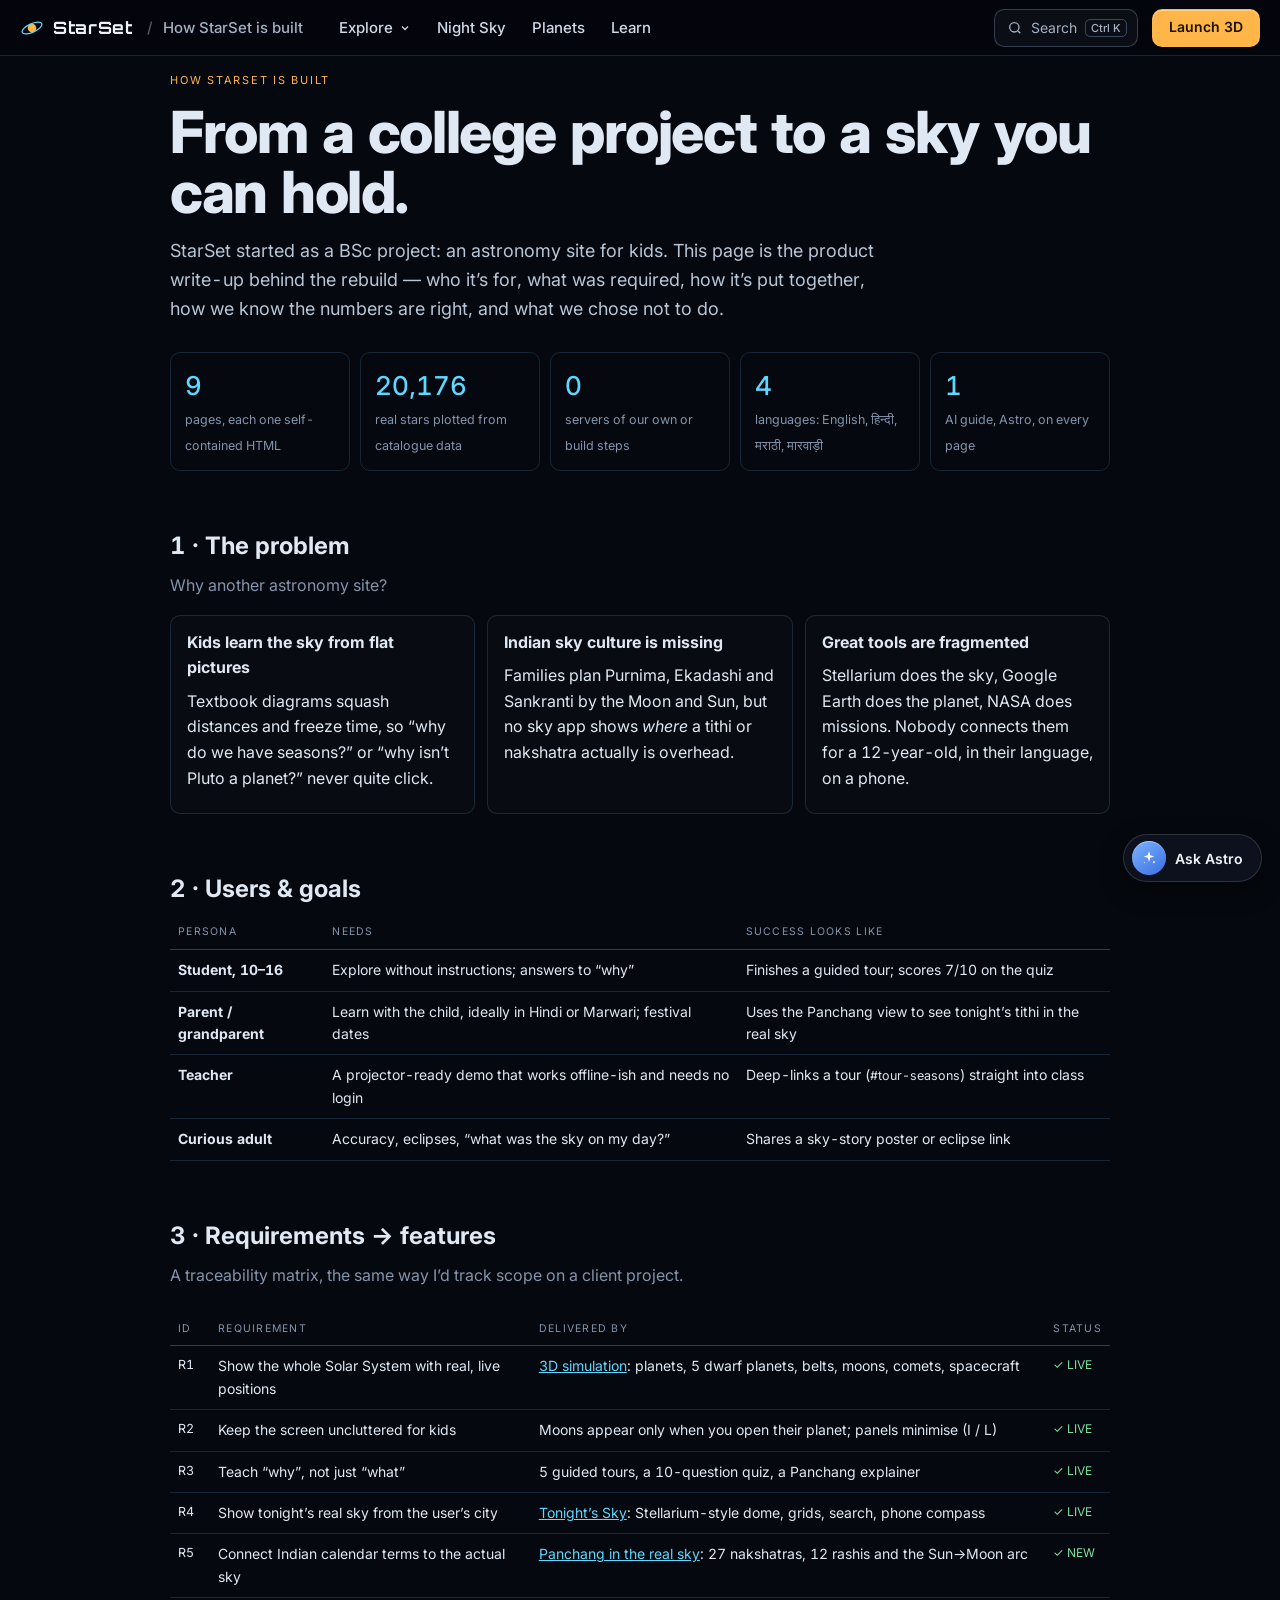
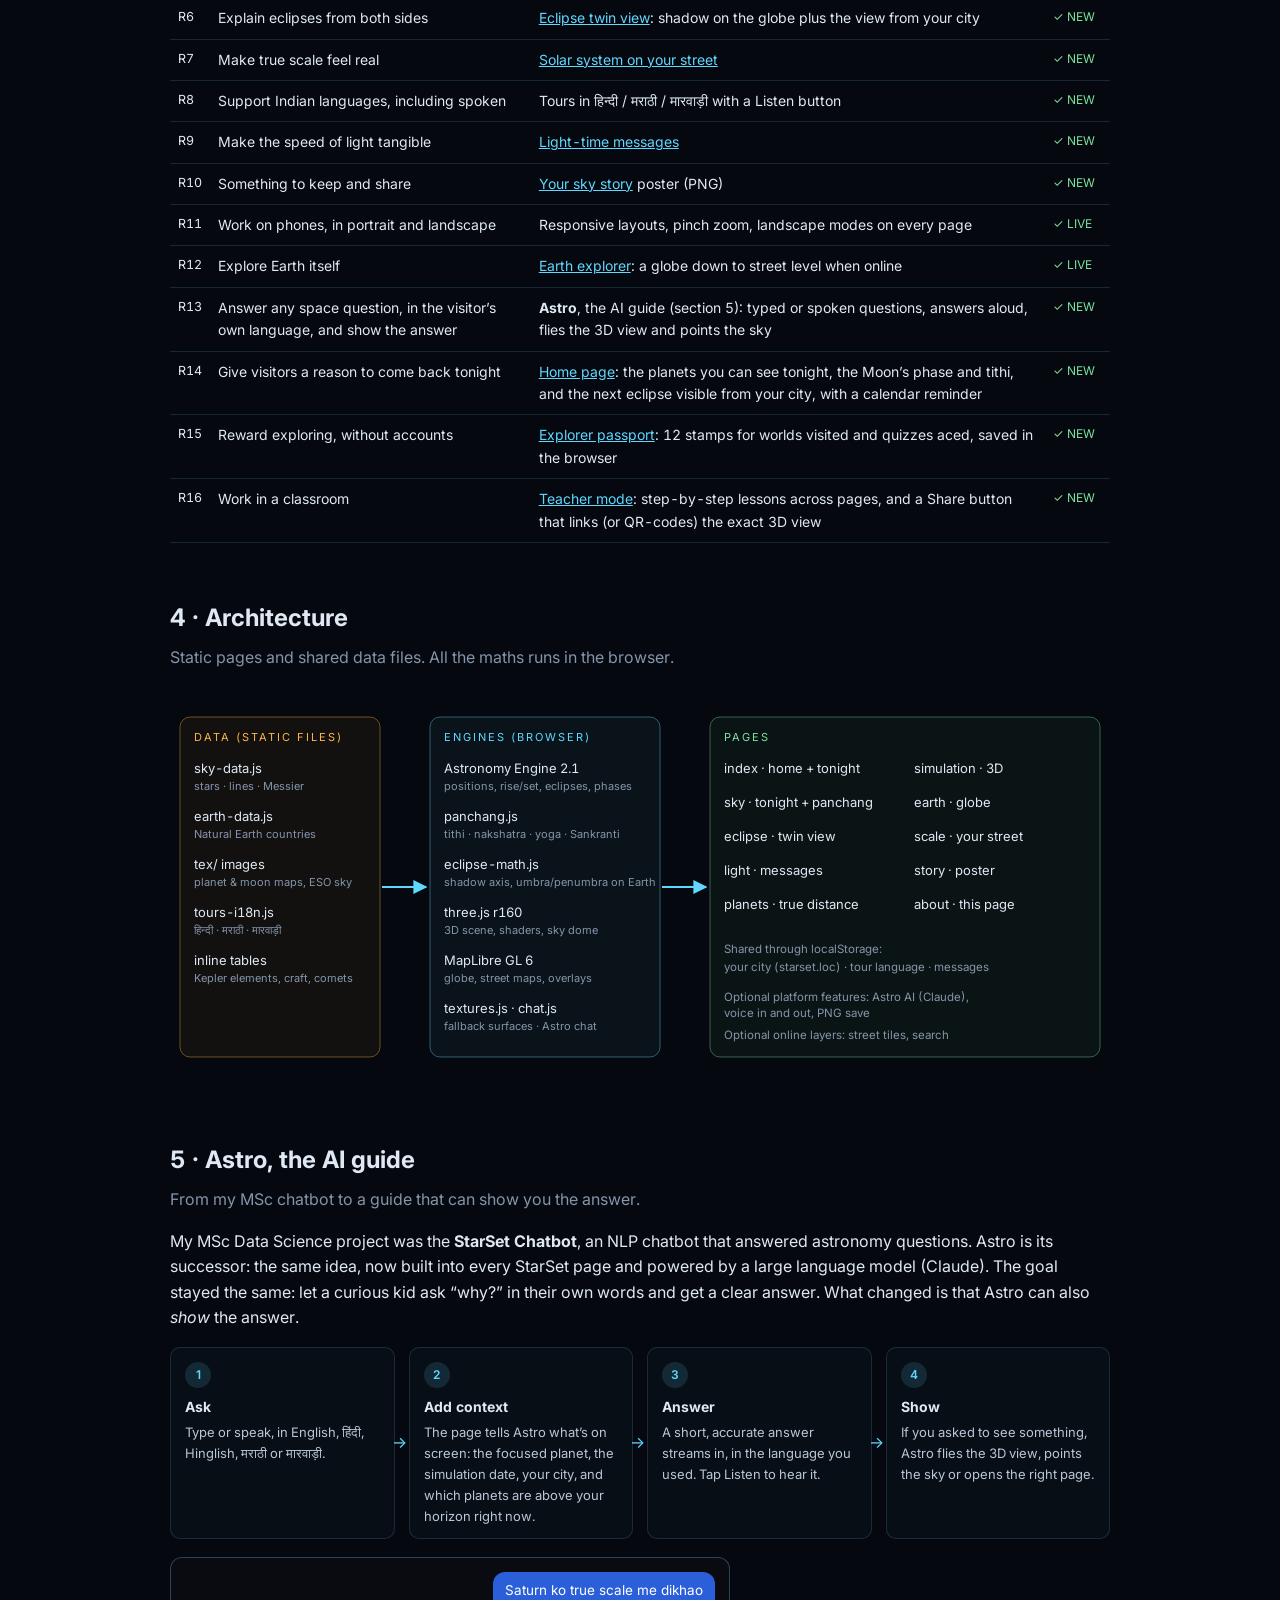
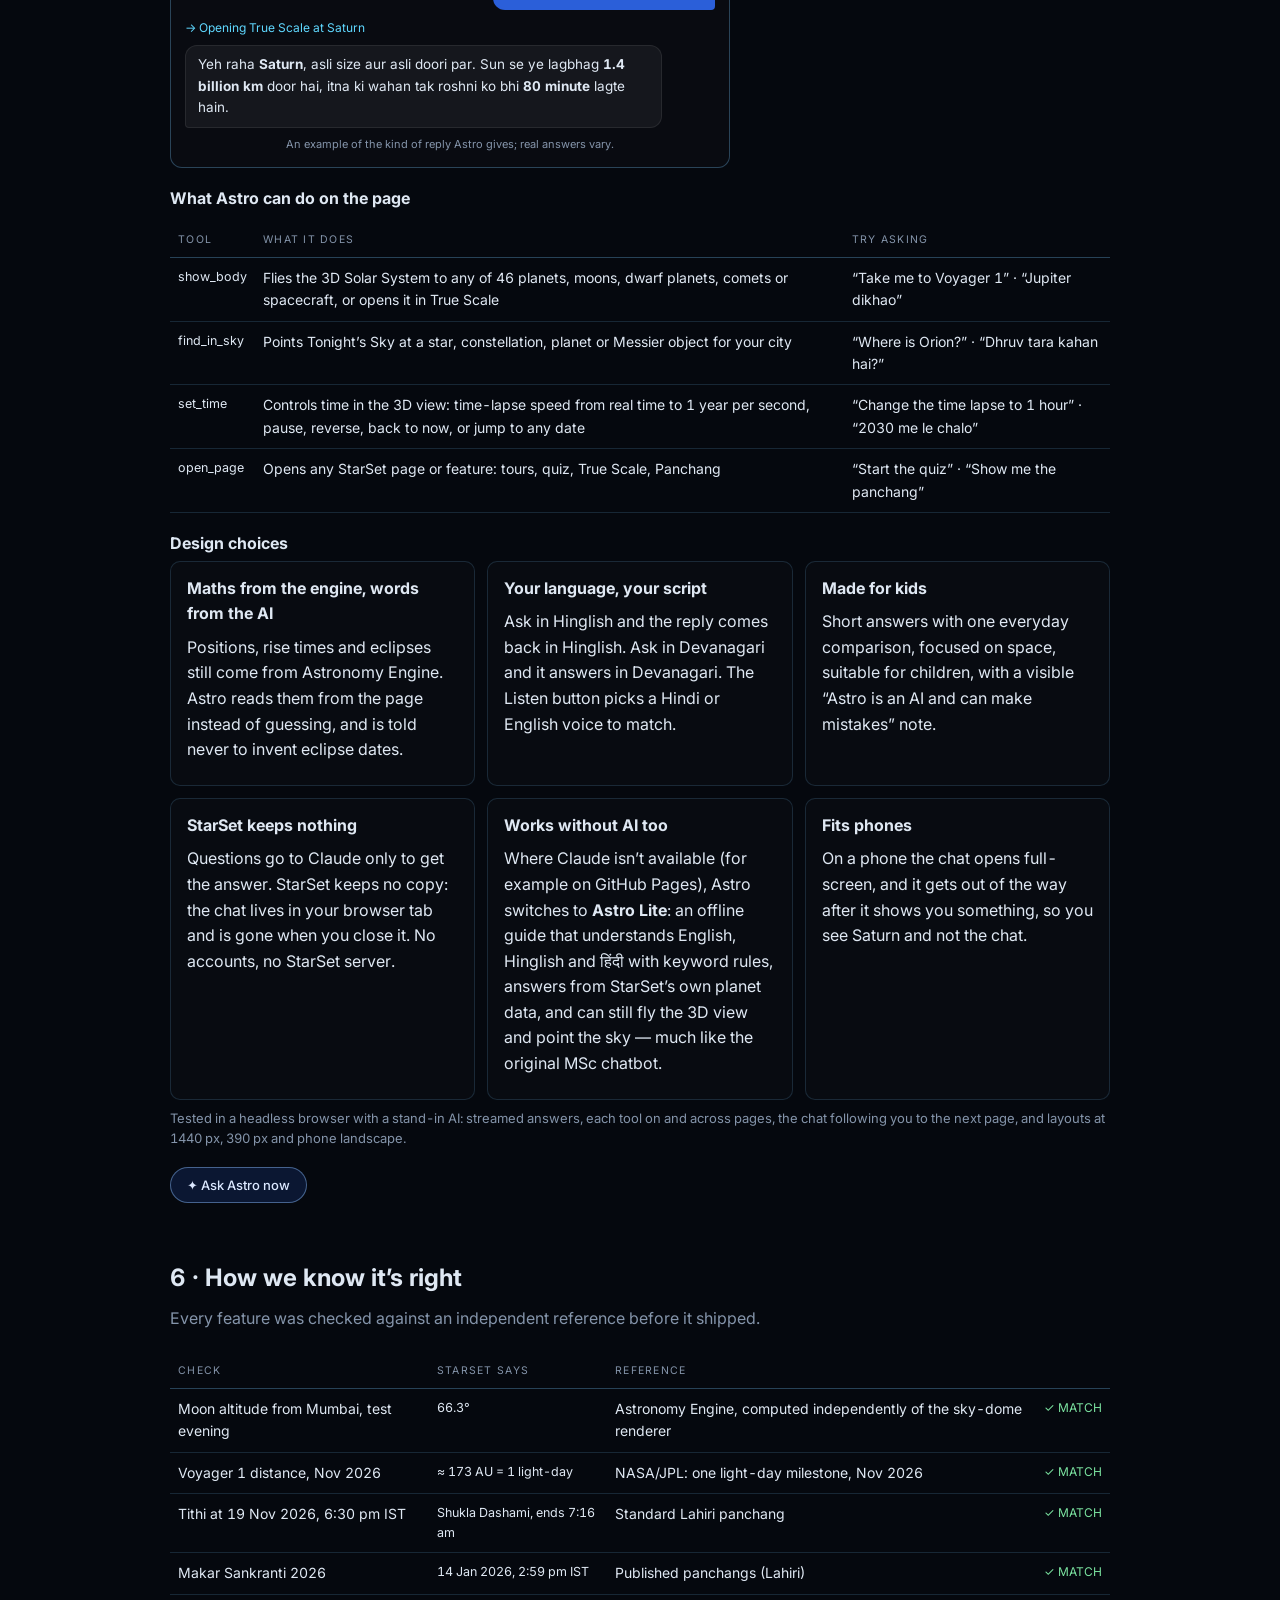
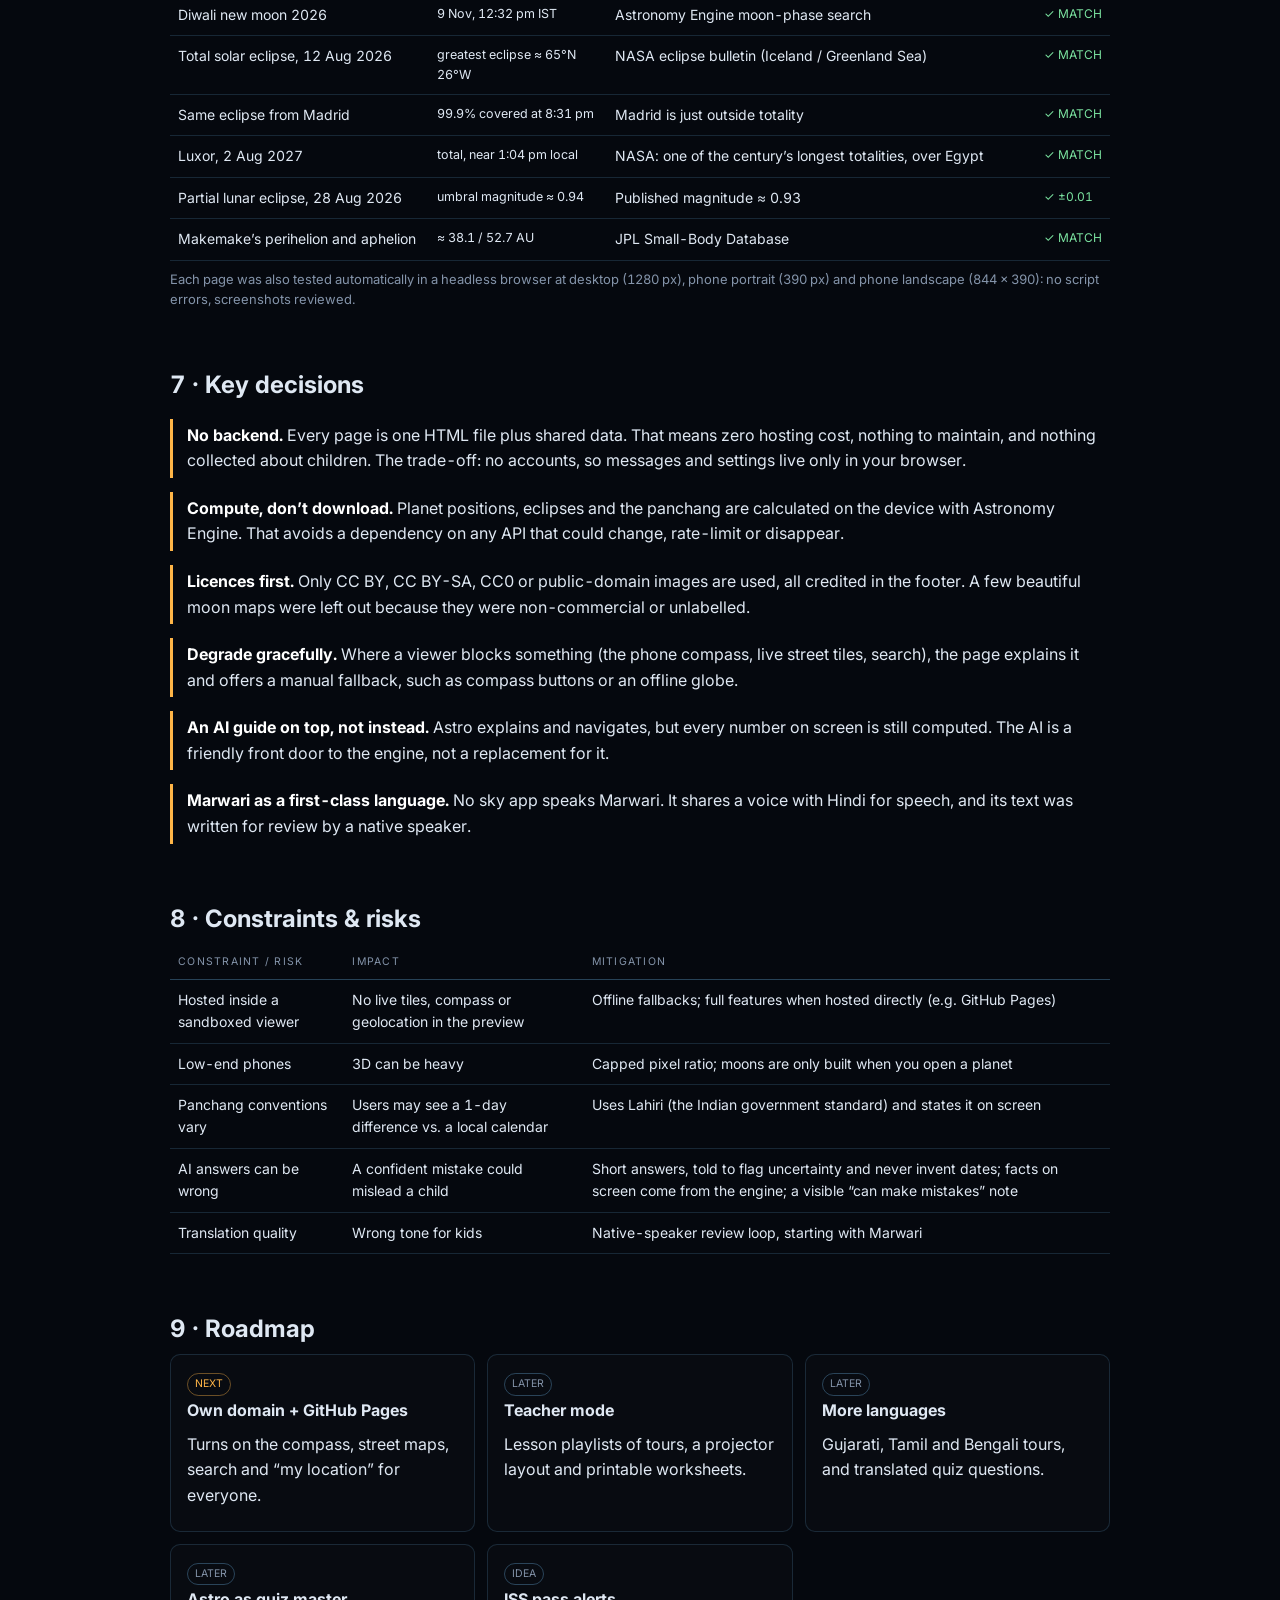
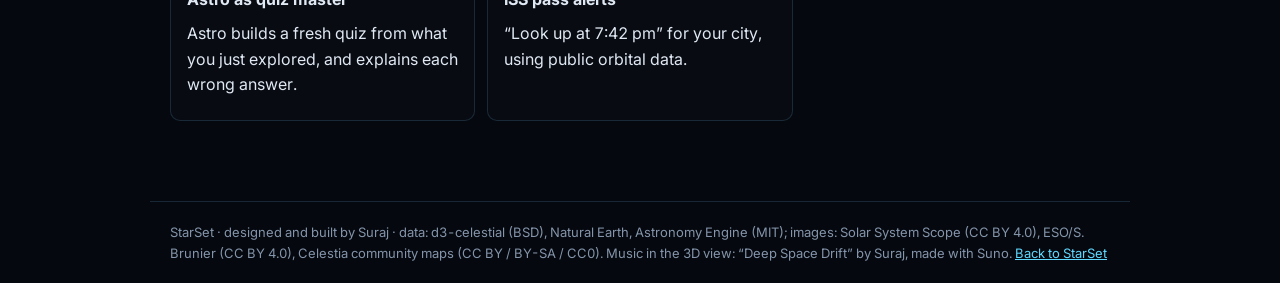
<file: about.html>
<!DOCTYPE html>
<html lang="en">
<head>
<meta charset="utf-8">
<meta name="viewport" content="width=device-width, initial-scale=1">
<title>How StarSet is built — a case study</title>
<link rel="preconnect" href="https://fonts.googleapis.com">
<link rel="preconnect" href="https://fonts.gstatic.com" crossorigin>
<link href="https://fonts.googleapis.com/css2?family=Orbitron:wght@400;500;600;700;800;900&display=swap" rel="stylesheet">
<style>
:root{--line:rgba(120,200,255,.16);--line2:rgba(120,200,255,.3);--amber:#ffb547;--cyan:#5fd8ff;--green:#7be3a0;--text:#dfe8f3;--muted:#8494aa;
  --mono:'Orbitron',sans-serif;--sans:'Orbitron',sans-serif}
*{box-sizing:border-box;margin:0;padding:0}
body{background:#05080e;color:var(--text);font-family:var(--sans);line-height:1.6}
a{color:var(--cyan)}
header{max-width:980px;margin:0 auto;padding:22px 20px 10px;display:flex;gap:10px;align-items:center}
.nb{font-family:var(--mono);font-size:11px;letter-spacing:.12em;color:var(--muted);text-decoration:none;padding:6px 9px;border:1px solid var(--line);border-radius:6px}
main{max-width:980px;margin:0 auto;padding:10px 20px 80px}
.tag{font-family:var(--mono);font-size:11px;letter-spacing:.16em;text-transform:uppercase;color:var(--amber)}
h1{font-family:var(--sans);font-weight:800;letter-spacing:-.025em;font-size:clamp(34px,6vw,58px);line-height:1.05;margin:10px 0 14px}
.lede{font-size:18px;color:#b9c6d6;max-width:720px}
h2{font-size:24px;margin:56px 0 6px} h2+p.sub{color:var(--muted);margin-bottom:16px}
h3{font-size:16px;margin:18px 0 4px}
p{margin:8px 0} ul{margin:8px 0 8px 20px}
.kpis{display:grid;grid-template-columns:repeat(auto-fit,minmax(150px,1fr));gap:10px;margin:28px 0}
.kpi{border:1px solid var(--line);border-radius:10px;padding:12px 14px}
.kpi b{display:block;font-family:var(--mono);font-size:26px;color:var(--cyan);font-weight:500}
.kpi span{font-size:12.5px;color:var(--muted)}
.cards{display:grid;grid-template-columns:repeat(auto-fit,minmax(260px,1fr));gap:12px}
.card{border:1px solid var(--line);border-radius:10px;padding:14px 16px;background:rgba(255,255,255,.015)}
.card h3{margin-top:0}
table{width:100%;border-collapse:collapse;font-size:14px;margin-top:8px}
th{font-family:var(--mono);font-size:10.5px;letter-spacing:.12em;text-transform:uppercase;color:var(--muted);text-align:left;font-weight:400;padding:8px;border-bottom:1px solid var(--line2)}
td{padding:9px 8px;border-bottom:1px solid var(--line);vertical-align:top}
td code,.mono{font-family:var(--mono);font-size:12.5px}
.ok{color:var(--green);font-family:var(--mono);font-size:12px;white-space:nowrap}
.scroll{overflow-x:auto}
.pill{display:inline-block;font-family:var(--mono);font-size:10.5px;padding:2px 7px;border-radius:20px;border:1px solid var(--line2);color:var(--muted);margin:2px 4px 2px 0}
.pill.m{color:var(--amber);border-color:rgba(255,181,71,.4)}
svg text{font-family:var(--sans)}
.dec{border-left:3px solid var(--amber);padding:4px 0 4px 14px;margin:14px 0}
.dec b{color:#fff}

.flow{display:grid;grid-template-columns:repeat(4,1fr);gap:14px;margin:16px 0 6px;counter-reset:st}
.step{position:relative;border:1px solid var(--line);border-radius:10px;padding:14px 14px 12px;background:rgba(95,216,255,.03)}
.step::before{counter-increment:st;content:counter(st);display:grid;place-items:center;width:26px;height:26px;border-radius:50%;background:rgba(95,216,255,.14);color:var(--cyan);font:600 12px var(--mono);margin-bottom:8px}
.step:not(:last-child)::after{content:'→';position:absolute;right:-13px;top:50%;transform:translateY(-50%);color:var(--cyan);font-size:16px}
.step h3{margin:0 0 4px;font-size:14px} .step p{margin:0;font-size:13px;color:#b9c6d6}
.chatdemo{margin:18px 0 8px;border:1px solid var(--line2);border-radius:12px;padding:14px;background:rgba(10,13,19,.8);max-width:560px;display:flex;flex-direction:column;gap:8px;font-size:13.5px}
.chatdemo .q{align-self:flex-end;background:#2b5fd9;color:#fff;padding:8px 12px;border-radius:12px 12px 4px 12px;max-width:85%}
.chatdemo .did{color:var(--cyan);font-size:12px} .chatdemo .a{align-self:flex-start;background:rgba(255,255,255,.05);border:1px solid rgba(255,255,255,.08);padding:8px 12px;border-radius:12px 12px 12px 4px;max-width:90%}
.chatdemo small{color:var(--muted);font-size:11px;text-align:center}
.tryastro{display:inline-flex;align-items:center;gap:8px;margin-top:10px;padding:9px 16px;border-radius:999px;border:1px solid rgba(140,190,255,.45);background:rgba(43,95,217,.18);color:#dbe8ff;font:500 13px var(--sans);cursor:pointer}
.tryastro:hover{background:rgba(43,95,217,.32)}
@media (max-width:760px){ .flow{grid-template-columns:1fr 1fr} .step:nth-child(2)::after{display:none} }
@media (max-width:460px){ .flow{grid-template-columns:1fr} .step::after{display:none} }
footer{max-width:980px;margin:0 auto;padding:20px;color:var(--muted);font-size:13px;border-top:1px solid var(--line)}
</style>
<style>@view-transition{navigation:auto}::view-transition-old(root),::view-transition-new(root){animation-duration:.28s}</style>
<script type="speculationrules">{"prefetch":[{"source":"document","where":{"href_matches":"*.html"},"eagerness":"moderate"}]}</script>
<script src="perf.js" defer></script>
<script src="chat.js" defer></script>
<script src="site.js" defer></script>
<link href="https://fonts.googleapis.com/css2?family=Inter:wght@400;500;600&display=swap" rel="stylesheet">
<link rel="stylesheet" href="ui.css">
</head>
<body class="has-ssn ssn-pad">
<header class="ssn" id="ssn">
  <a class="ssn-logo" href="index.html" aria-label="StarSet home"><svg width="24" height="24" viewBox="0 0 28 28" aria-hidden="true"><circle cx="14" cy="14" r="5" fill="#ffb547"/><ellipse cx="14" cy="14" rx="12.5" ry="5" fill="none" stroke="#5fd8ff" stroke-width="1.4" transform="rotate(-25 14 14)"/></svg><span>StarSet</span></a>
  <span class="ssn-page"><i aria-hidden="true">/</i>How StarSet is built</span>
  <nav class="ssn-links" aria-label="Main"><button class="ssn-ex" type="button" aria-expanded="false" aria-controls="ssnPanel">Explore <svg width="12" height="12" viewBox="0 0 24 24" fill="none" stroke="currentColor" stroke-width="2.5" aria-hidden="true"><path d="m6 9 6 6 6-6"/></svg></button><a href="sky.html">Night Sky</a><a href="planets.html">Planets</a><a href="index.html#learn">Learn</a></nav>
  <span class="ssn-gap"></span>
  
  <button class="ssn-search" type="button" aria-label="Search StarSet"><svg width="16" height="16" viewBox="0 0 24 24" fill="none" stroke="currentColor" stroke-width="2" aria-hidden="true"><circle cx="11" cy="11" r="7"/><path d="m20 20-3.5-3.5"/></svg><span>Search</span><kbd>⌘K</kbd></button>
  <a class="btn pri ssn-launch" href="simulation.html">Launch 3D</a>
  <button class="ssn-menu" type="button" aria-label="Menu" aria-expanded="false" aria-controls="ssnPanel"><svg width="20" height="20" viewBox="0 0 24 24" fill="none" stroke="currentColor" stroke-width="2" aria-hidden="true"><path d="M4 7h16M4 12h16M4 17h16"/></svg></button>
</header>
<main>
  <span class="tag">How StarSet is built</span>
  <h1>From a college project to a sky you can hold.</h1>
  <p class="lede">StarSet started as a BSc project: an astronomy site for kids. This page is the product write-up behind the rebuild — who it’s for, what was required, how it’s put together, how we know the numbers are right, and what we chose not to do.</p>

  <div class="kpis">
    <div class="kpi"><b>9</b><span>pages, each one self-contained HTML</span></div>
    <div class="kpi"><b>20,176</b><span>real stars plotted from catalogue data</span></div>
    <div class="kpi"><b>0</b><span>servers of our own or build steps</span></div>
    <div class="kpi"><b>4</b><span>languages: English, हिन्दी, मराठी, मारवाड़ी</span></div>
    <div class="kpi"><b>1</b><span>AI guide, Astro, on every page</span></div>
  </div>

  <h2>1 · The problem</h2>
  <p class="sub">Why another astronomy site?</p>
  <div class="cards">
    <div class="card"><h3>Kids learn the sky from flat pictures</h3><p>Textbook diagrams squash distances and freeze time, so “why do we have seasons?” or “why isn’t Pluto a planet?” never quite click.</p></div>
    <div class="card"><h3>Indian sky culture is missing</h3><p>Families plan Purnima, Ekadashi and Sankranti by the Moon and Sun, but no sky app shows <i>where</i> a tithi or nakshatra actually is overhead.</p></div>
    <div class="card"><h3>Great tools are fragmented</h3><p>Stellarium does the sky, Google Earth does the planet, NASA does missions. Nobody connects them for a 12-year-old, in their language, on a phone.</p></div>
  </div>

  <h2>2 · Users & goals</h2>
  <table>
    <thead><tr><th>Persona</th><th>Needs</th><th>Success looks like</th></tr></thead>
    <tbody>
      <tr><td><b>Student, 10–16</b></td><td>Explore without instructions; answers to “why”</td><td>Finishes a guided tour; scores 7/10 on the quiz</td></tr>
      <tr><td><b>Parent / grandparent</b></td><td>Learn with the child, ideally in Hindi or Marwari; festival dates</td><td>Uses the Panchang view to see tonight’s tithi in the real sky</td></tr>
      <tr><td><b>Teacher</b></td><td>A projector-ready demo that works offline-ish and needs no login</td><td>Deep-links a tour (<code>#tour-seasons</code>) straight into class</td></tr>
      <tr><td><b>Curious adult</b></td><td>Accuracy, eclipses, “what was the sky on my day?”</td><td>Shares a sky-story poster or eclipse link</td></tr>
    </tbody>
  </table>

  <h2>3 · Requirements → features</h2>
  <p class="sub">A traceability matrix, the same way I’d track scope on a client project.</p>
  <div class="scroll"><table>
    <thead><tr><th>ID</th><th>Requirement</th><th>Delivered by</th><th>Status</th></tr></thead>
    <tbody>
      <tr><td class="mono">R1</td><td>Show the whole Solar System with real, live positions</td><td><a href="simulation.html">3D simulation</a>: planets, 5 dwarf planets, belts, moons, comets, spacecraft</td><td class="ok">✓ LIVE</td></tr>
      <tr><td class="mono">R2</td><td>Keep the screen uncluttered for kids</td><td>Moons appear only when you open their planet; panels minimise (I / L)</td><td class="ok">✓ LIVE</td></tr>
      <tr><td class="mono">R3</td><td>Teach “why”, not just “what”</td><td>5 guided tours, a 10-question quiz, a Panchang explainer</td><td class="ok">✓ LIVE</td></tr>
      <tr><td class="mono">R4</td><td>Show tonight’s real sky from the user’s city</td><td><a href="sky.html">Tonight’s Sky</a>: Stellarium-style dome, grids, search, phone compass</td><td class="ok">✓ LIVE</td></tr>
      <tr><td class="mono">R5</td><td>Connect Indian calendar terms to the actual sky</td><td><a href="sky.html#panchang">Panchang in the real sky</a>: 27 nakshatras, 12 rashis and the Sun→Moon arc</td><td class="ok">✓ NEW</td></tr>
      <tr><td class="mono">R6</td><td>Explain eclipses from both sides</td><td><a href="eclipse.html">Eclipse twin view</a>: shadow on the globe plus the view from your city</td><td class="ok">✓ NEW</td></tr>
      <tr><td class="mono">R7</td><td>Make true scale feel real</td><td><a href="scale.html">Solar system on your street</a></td><td class="ok">✓ NEW</td></tr>
      <tr><td class="mono">R8</td><td>Support Indian languages, including spoken</td><td>Tours in हिन्दी / मराठी / मारवाड़ी with a Listen button</td><td class="ok">✓ NEW</td></tr>
      <tr><td class="mono">R9</td><td>Make the speed of light tangible</td><td><a href="light.html">Light-time messages</a></td><td class="ok">✓ NEW</td></tr>
      <tr><td class="mono">R10</td><td>Something to keep and share</td><td><a href="story.html">Your sky story</a> poster (PNG)</td><td class="ok">✓ NEW</td></tr>
      <tr><td class="mono">R11</td><td>Work on phones, in portrait and landscape</td><td>Responsive layouts, pinch zoom, landscape modes on every page</td><td class="ok">✓ LIVE</td></tr>
      <tr><td class="mono">R12</td><td>Explore Earth itself</td><td><a href="earth.html">Earth explorer</a>: a globe down to street level when online</td><td class="ok">✓ LIVE</td></tr>
      <tr><td class="mono">R13</td><td>Answer any space question, in the visitor’s own language, and show the answer</td><td><b>Astro</b>, the AI guide (section 5): typed or spoken questions, answers aloud, flies the 3D view and points the sky</td><td class="ok">✓ NEW</td></tr>
      <tr><td class="mono">R14</td><td>Give visitors a reason to come back tonight</td><td><a href="index.html#tonight">Home page</a>: the planets you can see tonight, the Moon’s phase and tithi, and the next eclipse visible from your city, with a calendar reminder</td><td class="ok">✓ NEW</td></tr>
      <tr><td class="mono">R15</td><td>Reward exploring, without accounts</td><td><a href="index.html#passport">Explorer passport</a>: 12 stamps for worlds visited and quizzes aced, saved in the browser</td><td class="ok">✓ NEW</td></tr>
      <tr><td class="mono">R16</td><td>Work in a classroom</td><td><a href="index.html#teach">Teacher mode</a>: step-by-step lessons across pages, and a Share button that links (or QR-codes) the exact 3D view</td><td class="ok">✓ NEW</td></tr>
    </tbody>
  </table></div>

  <h2>4 · Architecture</h2>
  <p class="sub">Static pages and shared data files. All the maths runs in the browser.</p>
  <svg viewBox="0 0 940 380" role="img" aria-label="Architecture diagram" style="width:100%;height:auto;margin-top:10px">
    <defs><marker id="ar" viewBox="0 0 10 10" refX="9" refY="5" markerWidth="7" markerHeight="7" orient="auto"><path d="M0,0L10,5L0,10z" fill="#5fd8ff"/></marker></defs>
    <g font-size="13" fill="#dfe8f3">
      <rect x="10" y="20" width="200" height="340" rx="10" fill="rgba(255,181,71,.05)" stroke="rgba(255,181,71,.4)"/>
      <text x="24" y="44" fill="#ffb547" font-family="Orbitron" font-size="11" letter-spacing="2">DATA (STATIC FILES)</text>
      <text x="24" y="76">sky-data.js</text><text x="24" y="93" fill="#8494aa" font-size="11">stars · lines · Messier</text>
      <text x="24" y="124">earth-data.js</text><text x="24" y="141" fill="#8494aa" font-size="11">Natural Earth countries</text>
      <text x="24" y="172">tex/ images</text><text x="24" y="189" fill="#8494aa" font-size="11">planet & moon maps, ESO sky</text>
      <text x="24" y="220">tours-i18n.js</text><text x="24" y="237" fill="#8494aa" font-size="11">हिन्दी · मराठी · मारवाड़ी</text>
      <text x="24" y="268">inline tables</text><text x="24" y="285" fill="#8494aa" font-size="11">Kepler elements, craft, comets</text>

      <rect x="260" y="20" width="230" height="340" rx="10" fill="rgba(95,216,255,.05)" stroke="rgba(95,216,255,.4)"/>
      <text x="274" y="44" fill="#5fd8ff" font-family="Orbitron" font-size="11" letter-spacing="2">ENGINES (BROWSER)</text>
      <text x="274" y="76">Astronomy Engine 2.1</text><text x="274" y="93" fill="#8494aa" font-size="11">positions, rise/set, eclipses, phases</text>
      <text x="274" y="124">panchang.js</text><text x="274" y="141" fill="#8494aa" font-size="11">tithi · nakshatra · yoga · Sankranti</text>
      <text x="274" y="172">eclipse-math.js</text><text x="274" y="189" fill="#8494aa" font-size="11">shadow axis, umbra/penumbra on Earth</text>
      <text x="274" y="220">three.js r160</text><text x="274" y="237" fill="#8494aa" font-size="11">3D scene, shaders, sky dome</text>
      <text x="274" y="268">MapLibre GL 6</text><text x="274" y="285" fill="#8494aa" font-size="11">globe, street maps, overlays</text>
      <text x="274" y="316">textures.js · chat.js</text><text x="274" y="333" fill="#8494aa" font-size="11">fallback surfaces · Astro chat</text>

      <rect x="540" y="20" width="390" height="340" rx="10" fill="rgba(123,227,160,.05)" stroke="rgba(123,227,160,.4)"/>
      <text x="554" y="44" fill="#7be3a0" font-family="Orbitron" font-size="11" letter-spacing="2">PAGES</text>
      <g font-size="13">
        <text x="554" y="76">index · home + tonight</text><text x="744" y="76">simulation · 3D</text>
        <text x="554" y="110">sky · tonight + panchang</text><text x="744" y="110">earth · globe</text>
        <text x="554" y="144">eclipse · twin view</text><text x="744" y="144">scale · your street</text>
        <text x="554" y="178">light · messages</text><text x="744" y="178">story · poster</text>
        <text x="554" y="212">planets · true distance</text><text x="744" y="212">about · this page</text>
      </g>
      <text x="554" y="256" fill="#8494aa" font-size="11.5">Shared through localStorage:</text>
      <text x="554" y="274" fill="#8494aa" font-size="11.5">your city (starset.loc) · tour language · messages</text>
      <text x="554" y="304" fill="#8494aa" font-size="11.5">Optional platform features: Astro AI (Claude),</text><text x="554" y="320" fill="#8494aa" font-size="11.5">voice in and out, PNG save</text>
      <text x="554" y="342" fill="#8494aa" font-size="11.5">Optional online layers: street tiles, search</text>
      <path d="M212 190 L256 190" stroke="#5fd8ff" stroke-width="2" marker-end="url(#ar)"/>
      <path d="M492 190 L536 190" stroke="#5fd8ff" stroke-width="2" marker-end="url(#ar)"/>
    </g>
  </svg>

  <h2>5 · Astro, the AI guide</h2>
  <p class="sub">From my MSc chatbot to a guide that can show you the answer.</p>
  <p>My MSc Data Science project was the <b>StarSet Chatbot</b>, an NLP chatbot that answered astronomy questions. Astro is its successor: the same idea, now built into every StarSet page and powered by a large language model (Claude). The goal stayed the same: let a curious kid ask “why?” in their own words and get a clear answer. What changed is that Astro can also <i>show</i> the answer.</p>

  <div class="flow">
    <div class="step"><h3>Ask</h3><p>Type or speak, in English, हिंदी, Hinglish, मराठी or मारवाड़ी.</p></div>
    <div class="step"><h3>Add context</h3><p>The page tells Astro what’s on screen: the focused planet, the simulation date, your city, and which planets are above your horizon right now.</p></div>
    <div class="step"><h3>Answer</h3><p>A short, accurate answer streams in, in the language you used. Tap Listen to hear it.</p></div>
    <div class="step"><h3>Show</h3><p>If you asked to see something, Astro flies the 3D view, points the sky or opens the right page.</p></div>
  </div>

  <div class="chatdemo" aria-label="Example conversation">
    <div class="q">Saturn ko true scale me dikhao</div>
    <div class="did">→ Opening True Scale at Saturn</div>
    <div class="a">Yeh raha <b>Saturn</b>, asli size aur asli doori par. Sun se ye lagbhag <b>1.4 billion km</b> door hai, itna ki wahan tak roshni ko bhi <b>80 minute</b> lagte hain.</div>
    <small>An example of the kind of reply Astro gives; real answers vary.</small>
  </div>

  <h3>What Astro can do on the page</h3>
  <div class="scroll"><table>
    <thead><tr><th>Tool</th><th>What it does</th><th>Try asking</th></tr></thead>
    <tbody>
      <tr><td class="mono">show_body</td><td>Flies the 3D Solar System to any of 46 planets, moons, dwarf planets, comets or spacecraft, or opens it in True Scale</td><td>“Take me to Voyager 1” · “Jupiter dikhao”</td></tr>
      <tr><td class="mono">find_in_sky</td><td>Points Tonight’s Sky at a star, constellation, planet or Messier object for your city</td><td>“Where is Orion?” · “Dhruv tara kahan hai?”</td></tr>
      <tr><td class="mono">set_time</td><td>Controls time in the 3D view: time-lapse speed from real time to 1 year per second, pause, reverse, back to now, or jump to any date</td><td>“Change the time lapse to 1 hour” · “2030 me le chalo”</td></tr>
      <tr><td class="mono">open_page</td><td>Opens any StarSet page or feature: tours, quiz, True Scale, Panchang</td><td>“Start the quiz” · “Show me the panchang”</td></tr>
    </tbody>
  </table></div>

  <h3>Design choices</h3>
  <div class="cards">
    <div class="card"><h3>Maths from the engine, words from the AI</h3><p>Positions, rise times and eclipses still come from Astronomy Engine. Astro reads them from the page instead of guessing, and is told never to invent eclipse dates.</p></div>
    <div class="card"><h3>Your language, your script</h3><p>Ask in Hinglish and the reply comes back in Hinglish. Ask in Devanagari and it answers in Devanagari. The Listen button picks a Hindi or English voice to match.</p></div>
    <div class="card"><h3>Made for kids</h3><p>Short answers with one everyday comparison, focused on space, suitable for children, with a visible “Astro is an AI and can make mistakes” note.</p></div>
    <div class="card"><h3>StarSet keeps nothing</h3><p>Questions go to Claude only to get the answer. StarSet keeps no copy: the chat lives in your browser tab and is gone when you close it. No accounts, no StarSet server.</p></div>
    <div class="card"><h3>Works without AI too</h3><p>Where Claude isn’t available (for example on GitHub Pages), Astro switches to <b>Astro Lite</b>: an offline guide that understands English, Hinglish and हिंदी with keyword rules, answers from StarSet’s own planet data, and can still fly the 3D view and point the sky — much like the original MSc chatbot.</p></div>
    <div class="card"><h3>Fits phones</h3><p>On a phone the chat opens full-screen, and it gets out of the way after it shows you something, so you see Saturn and not the chat.</p></div>
  </div>
  <p style="color:var(--muted);font-size:13px">Tested in a headless browser with a stand-in AI: streamed answers, each tool on and across pages, the chat following you to the next page, and layouts at 1440 px, 390 px and phone landscape.</p>
  <button class="tryastro" id="tryAstro" hidden>✦ Ask Astro now</button>

  <h2>6 · How we know it’s right</h2>
  <p class="sub">Every feature was checked against an independent reference before it shipped.</p>
  <div class="scroll"><table>
    <thead><tr><th>Check</th><th>StarSet says</th><th>Reference</th><th></th></tr></thead>
    <tbody>
      <tr><td>Moon altitude from Mumbai, test evening</td><td class="mono">66.3°</td><td>Astronomy Engine, computed independently of the sky-dome renderer</td><td class="ok">✓ MATCH</td></tr>
      <tr><td>Voyager 1 distance, Nov 2026</td><td class="mono">≈ 173 AU = 1 light-day</td><td>NASA/JPL: one light-day milestone, Nov 2026</td><td class="ok">✓ MATCH</td></tr>
      <tr><td>Tithi at 19 Nov 2026, 6:30 pm IST</td><td class="mono">Shukla Dashami, ends 7:16 am</td><td>Standard Lahiri panchang</td><td class="ok">✓ MATCH</td></tr>
      <tr><td>Makar Sankranti 2026</td><td class="mono">14 Jan 2026, 2:59 pm IST</td><td>Published panchangs (Lahiri)</td><td class="ok">✓ MATCH</td></tr>
      <tr><td>Diwali new moon 2026</td><td class="mono">9 Nov, 12:32 pm IST</td><td>Astronomy Engine moon-phase search</td><td class="ok">✓ MATCH</td></tr>
      <tr><td>Total solar eclipse, 12 Aug 2026</td><td class="mono">greatest eclipse ≈ 65°N 26°W</td><td>NASA eclipse bulletin (Iceland / Greenland Sea)</td><td class="ok">✓ MATCH</td></tr>
      <tr><td>Same eclipse from Madrid</td><td class="mono">99.9% covered at 8:31 pm</td><td>Madrid is just outside totality</td><td class="ok">✓ MATCH</td></tr>
      <tr><td>Luxor, 2 Aug 2027</td><td class="mono">total, near 1:04 pm local</td><td>NASA: one of the century’s longest totalities, over Egypt</td><td class="ok">✓ MATCH</td></tr>
      <tr><td>Partial lunar eclipse, 28 Aug 2026</td><td class="mono">umbral magnitude ≈ 0.94</td><td>Published magnitude ≈ 0.93</td><td class="ok">✓ ±0.01</td></tr>
      <tr><td>Makemake’s perihelion and aphelion</td><td class="mono">≈ 38.1 / 52.7 AU</td><td>JPL Small-Body Database</td><td class="ok">✓ MATCH</td></tr>
    </tbody>
  </table></div>
  <p style="color:var(--muted);font-size:13px">Each page was also tested automatically in a headless browser at desktop (1280 px), phone portrait (390 px) and phone landscape (844 × 390): no script errors, screenshots reviewed.</p>

  <h2>7 · Key decisions</h2>
  <div class="dec"><b>No backend.</b> Every page is one HTML file plus shared data. That means zero hosting cost, nothing to maintain, and nothing collected about children. The trade-off: no accounts, so messages and settings live only in your browser.</div>
  <div class="dec"><b>Compute, don’t download.</b> Planet positions, eclipses and the panchang are calculated on the device with Astronomy Engine. That avoids a dependency on any API that could change, rate-limit or disappear.</div>
  <div class="dec"><b>Licences first.</b> Only CC BY, CC BY-SA, CC0 or public-domain images are used, all credited in the footer. A few beautiful moon maps were left out because they were non-commercial or unlabelled.</div>
  <div class="dec"><b>Degrade gracefully.</b> Where a viewer blocks something (the phone compass, live street tiles, search), the page explains it and offers a manual fallback, such as compass buttons or an offline globe.</div>
  <div class="dec"><b>An AI guide on top, not instead.</b> Astro explains and navigates, but every number on screen is still computed. The AI is a friendly front door to the engine, not a replacement for it.</div>
  <div class="dec"><b>Marwari as a first-class language.</b> No sky app speaks Marwari. It shares a voice with Hindi for speech, and its text was written for review by a native speaker.</div>

  <h2>8 · Constraints & risks</h2>
  <table>
    <thead><tr><th>Constraint / risk</th><th>Impact</th><th>Mitigation</th></tr></thead>
    <tbody>
      <tr><td>Hosted inside a sandboxed viewer</td><td>No live tiles, compass or geolocation in the preview</td><td>Offline fallbacks; full features when hosted directly (e.g. GitHub Pages)</td></tr>
      <tr><td>Low-end phones</td><td>3D can be heavy</td><td>Capped pixel ratio; moons are only built when you open a planet</td></tr>
      <tr><td>Panchang conventions vary</td><td>Users may see a 1-day difference vs. a local calendar</td><td>Uses Lahiri (the Indian government standard) and states it on screen</td></tr>
      <tr><td>AI answers can be wrong</td><td>A confident mistake could mislead a child</td><td>Short answers, told to flag uncertainty and never invent dates; facts on screen come from the engine; a visible “can make mistakes” note</td></tr>
      <tr><td>Translation quality</td><td>Wrong tone for kids</td><td>Native-speaker review loop, starting with Marwari</td></tr>
    </tbody>
  </table>

  <h2>9 · Roadmap</h2>
  <div class="cards">
    <div class="card"><span class="pill m">NEXT</span><h3>Own domain + GitHub Pages</h3><p>Turns on the compass, street maps, search and “my location” for everyone.</p></div>
    <div class="card"><span class="pill">LATER</span><h3>Teacher mode</h3><p>Lesson playlists of tours, a projector layout and printable worksheets.</p></div>
    <div class="card"><span class="pill">LATER</span><h3>More languages</h3><p>Gujarati, Tamil and Bengali tours, and translated quiz questions.</p></div>
    <div class="card"><span class="pill">LATER</span><h3>Astro as quiz master</h3><p>Astro builds a fresh quiz from what you just explored, and explains each wrong answer.</p></div>
    <div class="card"><span class="pill">IDEA</span><h3>ISS pass alerts</h3><p>“Look up at 7:42 pm” for your city, using public orbital data.</p></div>
  </div>
</main>
<script>/* show the "Ask Astro now" button only when the chat is available on this page */
(function w(n){ const f=document.getElementById('astroFab'), b=document.getElementById('tryAstro'); if(f&&f.classList.contains('on')&&window.__astroOpen){ b.hidden=false; b.onclick=()=>window.__astroOpen(); return; } if(n<40) setTimeout(()=>w(n+1),500); })(0);</script>
<footer>StarSet · designed and built by Suraj · data: d3-celestial (BSD), Natural Earth, Astronomy Engine (MIT); images: Solar System Scope (CC BY 4.0), ESO/S. Brunier (CC BY 4.0), Celestia community maps (CC BY / BY-SA / CC0). Music in the 3D view: “Deep Space Drift” by Suraj, made with Suno. <a href="index.html">Back to StarSet</a></footer>
</body>
</html>
</file>
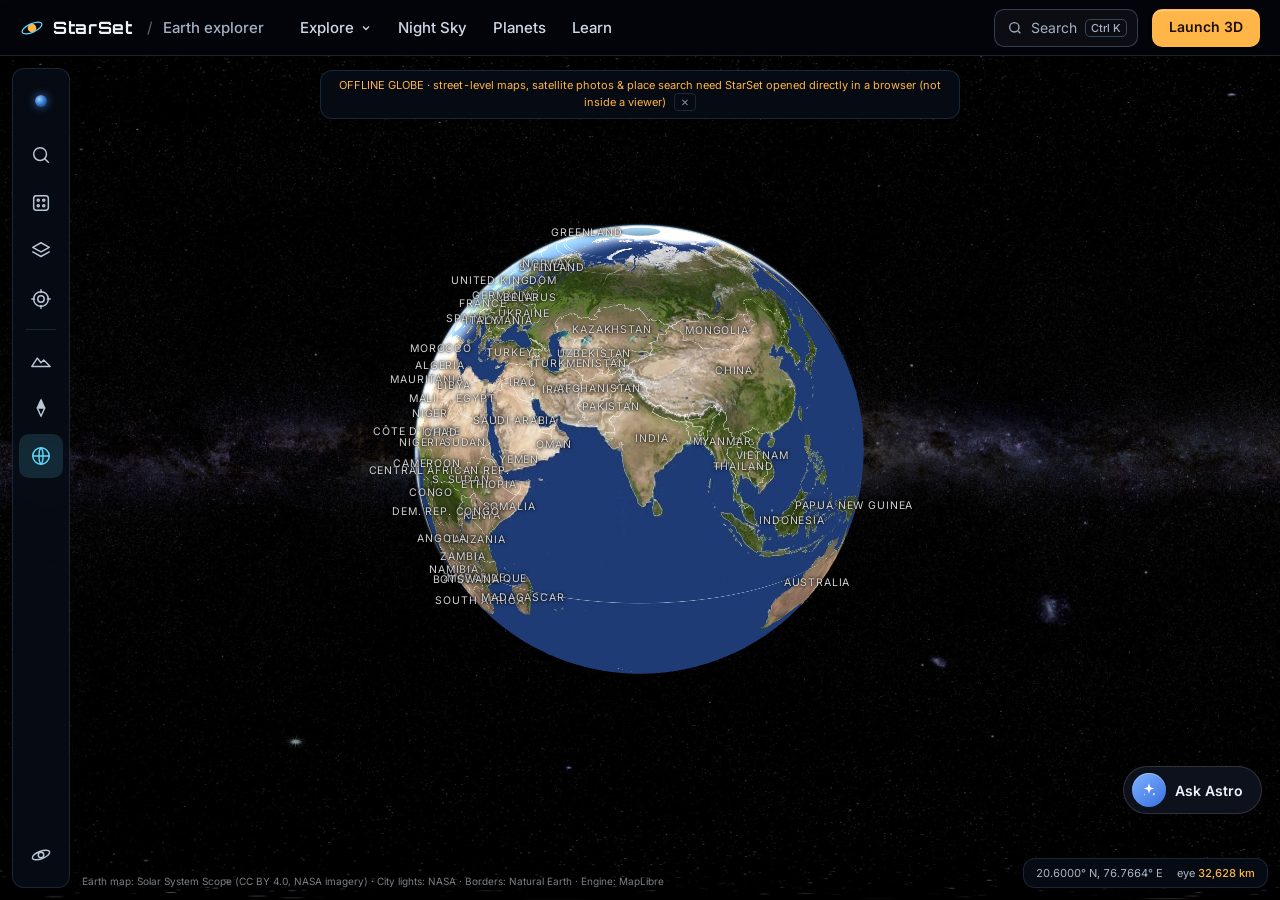
<file: earth.html>
<!DOCTYPE html>
<html lang="en">
<head>
<meta charset="utf-8">
<meta name="viewport" content="width=device-width, initial-scale=1">
<title>StarSet — Earth</title>
<link rel="preconnect" href="https://fonts.googleapis.com">
<link rel="preconnect" href="https://fonts.gstatic.com" crossorigin>
<link href="https://fonts.googleapis.com/css2?family=Orbitron:wght@400;500;600;700;800;900&display=swap" rel="stylesheet">
<style>.maplibregl-map{font:12px/20px Helvetica Neue,Arial,Helvetica,sans-serif;overflow:hidden;position:relative;-webkit-tap-highlight-color:rgb(0 0 0/0);-webkit-touch-callout:none}.maplibregl-canvas{position:absolute;left:0;top:0}.maplibregl-map:fullscreen{width:100%;height:100%}.maplibregl-ctrl-group button.maplibregl-ctrl-compass{touch-action:none}.maplibregl-canvas-container.maplibregl-interactive,.maplibregl-ctrl-group button.maplibregl-ctrl-compass{cursor:grab;-webkit-user-select:none;-moz-user-select:none;user-select:none}.maplibregl-canvas-container.maplibregl-interactive.maplibregl-track-pointer{cursor:pointer}.maplibregl-canvas-container.maplibregl-interactive:active,.maplibregl-ctrl-group button.maplibregl-ctrl-compass:active{cursor:grabbing}.maplibregl-canvas-container.maplibregl-touch-zoom-rotate,.maplibregl-canvas-container.maplibregl-touch-zoom-rotate .maplibregl-canvas{touch-action:pan-x pan-y}.maplibregl-canvas-container.maplibregl-touch-drag-pan,.maplibregl-canvas-container.maplibregl-touch-drag-pan .maplibregl-canvas{touch-action:pinch-zoom}.maplibregl-canvas-container.maplibregl-touch-zoom-rotate.maplibregl-touch-drag-pan,.maplibregl-canvas-container.maplibregl-touch-zoom-rotate.maplibregl-touch-drag-pan .maplibregl-canvas{touch-action:none}.maplibregl-canvas-container.maplibregl-touch-drag-pan.maplibregl-cooperative-gestures,.maplibregl-canvas-container.maplibregl-touch-drag-pan.maplibregl-cooperative-gestures .maplibregl-canvas{touch-action:pan-x pan-y}.maplibregl-ctrl-bottom-left,.maplibregl-ctrl-bottom-right,.maplibregl-ctrl-top-left,.maplibregl-ctrl-top-right{position:absolute;pointer-events:none;z-index:2}.maplibregl-ctrl-top-left{top:0;left:0}.maplibregl-ctrl-top-right{top:0;right:0}.maplibregl-ctrl-bottom-left{bottom:0;left:0}.maplibregl-ctrl-bottom-right{right:0;bottom:0}.maplibregl-ctrl{clear:both;pointer-events:auto;transform:translate(0)}.maplibregl-ctrl-top-left .maplibregl-ctrl{margin:10px 0 0 10px;float:left}.maplibregl-ctrl-top-right .maplibregl-ctrl{margin:10px 10px 0 0;float:right}.maplibregl-ctrl-bottom-left .maplibregl-ctrl{margin:0 0 10px 10px;float:left}.maplibregl-ctrl-bottom-right .maplibregl-ctrl{margin:0 10px 10px 0;float:right}.maplibregl-ctrl-group{border-radius:4px;background:#fff}.maplibregl-ctrl-group:not(:empty){box-shadow:0 0 0 2px rgba(0,0,0,.1)}.maplibregl-ctrl-group button{width:29px;height:29px;display:block;padding:0;outline:none;border:0;box-sizing:border-box;background-color:transparent;cursor:pointer}.maplibregl-ctrl button{-webkit-user-select:none;-moz-user-select:none;user-select:none}.maplibregl-ctrl-group button+button{border-top:1px solid #ddd}.maplibregl-ctrl button .maplibregl-ctrl-icon{display:block;width:100%;height:100%;background-repeat:no-repeat;background-position:50%}@media(forced-colors:active){.maplibregl-ctrl-group:not(:empty){box-shadow:0 0 0 2px ButtonText}.maplibregl-ctrl-icon{background-color:transparent}.maplibregl-ctrl-group button+button{border-top:1px solid buttontext}}.maplibregl-ctrl button::-moz-focus-inner{border:0;padding:0}.maplibregl-ctrl-attrib-button:focus,.maplibregl-ctrl-group button:focus{box-shadow:0 0 2px 2px #0096ff}.maplibregl-ctrl button:disabled{cursor:not-allowed}.maplibregl-ctrl button:disabled .maplibregl-ctrl-icon{opacity:.25}@media(hover:hover){.maplibregl-ctrl button:not(:disabled):hover{background-color:rgba(0,0,0,.05)}}.maplibregl-ctrl button:not(:disabled):active{background-color:rgba(0,0,0,.05)}.maplibregl-ctrl-group button:focus:focus-visible{box-shadow:0 0 2px 2px #0096ff}.maplibregl-ctrl-group button:focus:not(:focus-visible){box-shadow:none}.maplibregl-ctrl-group button:focus:first-child{border-radius:4px 4px 0 0}.maplibregl-ctrl-group button:focus:last-child{border-radius:0 0 4px 4px}.maplibregl-ctrl-group button:focus:only-child{border-radius:inherit}.maplibregl-ctrl button.maplibregl-ctrl-zoom-out .maplibregl-ctrl-icon{background-image:url("data:image/svg+xml;charset=utf-8,%3Csvg xmlns='http://www.w3.org/2000/svg' width='29' height='29' viewBox='0 0 29 29' fill='%23333'%3E %3Cpath d='M10 13c-.75 0-1.5.75-1.5 1.5S9.25 16 10 16h9c.75 0 1.5-.75 1.5-1.5S19.75 13 19 13z'/%3E %3C/svg%3E")}.maplibregl-ctrl button.maplibregl-ctrl-zoom-in .maplibregl-ctrl-icon{background-image:url("data:image/svg+xml;charset=utf-8,%3Csvg xmlns='http://www.w3.org/2000/svg' width='29' height='29' viewBox='0 0 29 29' fill='%23333'%3E %3Cpath d='M14.5 8.5c-.75 0-1.5.75-1.5 1.5v3h-3c-.75 0-1.5.75-1.5 1.5S9.25 16 10 16h3v3c0 .75.75 1.5 1.5 1.5S16 19.75 16 19v-3h3c.75 0 1.5-.75 1.5-1.5S19.75 13 19 13h-3v-3c0-.75-.75-1.5-1.5-1.5'/%3E %3C/svg%3E")}@media(forced-colors:active){.maplibregl-ctrl button.maplibregl-ctrl-zoom-out .maplibregl-ctrl-icon{background-image:url("data:image/svg+xml;charset=utf-8,%3Csvg xmlns='http://www.w3.org/2000/svg' width='29' height='29' viewBox='0 0 29 29' fill='%23fff'%3E %3Cpath d='M10 13c-.75 0-1.5.75-1.5 1.5S9.25 16 10 16h9c.75 0 1.5-.75 1.5-1.5S19.75 13 19 13z'/%3E %3C/svg%3E")}.maplibregl-ctrl button.maplibregl-ctrl-zoom-in .maplibregl-ctrl-icon{background-image:url("data:image/svg+xml;charset=utf-8,%3Csvg xmlns='http://www.w3.org/2000/svg' width='29' height='29' viewBox='0 0 29 29' fill='%23fff'%3E %3Cpath d='M14.5 8.5c-.75 0-1.5.75-1.5 1.5v3h-3c-.75 0-1.5.75-1.5 1.5S9.25 16 10 16h3v3c0 .75.75 1.5 1.5 1.5S16 19.75 16 19v-3h3c.75 0 1.5-.75 1.5-1.5S19.75 13 19 13h-3v-3c0-.75-.75-1.5-1.5-1.5'/%3E %3C/svg%3E")}}@media(forced-colors:active) and (prefers-color-scheme:light){.maplibregl-ctrl button.maplibregl-ctrl-zoom-out .maplibregl-ctrl-icon{background-image:url("data:image/svg+xml;charset=utf-8,%3Csvg xmlns='http://www.w3.org/2000/svg' width='29' height='29' viewBox='0 0 29 29' fill='%23000'%3E %3Cpath d='M10 13c-.75 0-1.5.75-1.5 1.5S9.25 16 10 16h9c.75 0 1.5-.75 1.5-1.5S19.75 13 19 13z'/%3E %3C/svg%3E")}.maplibregl-ctrl button.maplibregl-ctrl-zoom-in .maplibregl-ctrl-icon{background-image:url("data:image/svg+xml;charset=utf-8,%3Csvg xmlns='http://www.w3.org/2000/svg' width='29' height='29' viewBox='0 0 29 29' fill='%23000'%3E %3Cpath d='M14.5 8.5c-.75 0-1.5.75-1.5 1.5v3h-3c-.75 0-1.5.75-1.5 1.5S9.25 16 10 16h3v3c0 .75.75 1.5 1.5 1.5S16 19.75 16 19v-3h3c.75 0 1.5-.75 1.5-1.5S19.75 13 19 13h-3v-3c0-.75-.75-1.5-1.5-1.5'/%3E %3C/svg%3E")}}.maplibregl-ctrl button.maplibregl-ctrl-fullscreen .maplibregl-ctrl-icon{background-image:url("data:image/svg+xml;charset=utf-8,%3Csvg xmlns='http://www.w3.org/2000/svg' width='29' height='29' viewBox='0 0 29 29' fill='%23333'%3E %3Cpath d='M24 16v5.5c0 1.75-.75 2.5-2.5 2.5H16v-1l3-1.5-4-5.5 1-1 5.5 4 1.5-3zM6 16l1.5 3 5.5-4 1 1-4 5.5 3 1.5v1H7.5C5.75 24 5 23.25 5 21.5V16zm7-11v1l-3 1.5 4 5.5-1 1-5.5-4L6 13H5V7.5C5 5.75 5.75 5 7.5 5zm11 2.5c0-1.75-.75-2.5-2.5-2.5H16v1l3 1.5-4 5.5 1 1 5.5-4 1.5 3h1z'/%3E %3C/svg%3E")}.maplibregl-ctrl button.maplibregl-ctrl-shrink .maplibregl-ctrl-icon{background-image:url("data:image/svg+xml;charset=utf-8,%3Csvg xmlns='http://www.w3.org/2000/svg' width='29' height='29' viewBox='0 0 29 29'%3E %3Cpath d='M18.5 16c-1.75 0-2.5.75-2.5 2.5V24h1l1.5-3 5.5 4 1-1-4-5.5 3-1.5v-1zM13 18.5c0-1.75-.75-2.5-2.5-2.5H5v1l3 1.5L4 24l1 1 5.5-4 1.5 3h1zm3-8c0 1.75.75 2.5 2.5 2.5H24v-1l-3-1.5L25 5l-1-1-5.5 4L17 5h-1zM10.5 13c1.75 0 2.5-.75 2.5-2.5V5h-1l-1.5 3L5 4 4 5l4 5.5L5 12v1z'/%3E %3C/svg%3E")}@media(forced-colors:active){.maplibregl-ctrl button.maplibregl-ctrl-fullscreen .maplibregl-ctrl-icon{background-image:url("data:image/svg+xml;charset=utf-8,%3Csvg xmlns='http://www.w3.org/2000/svg' width='29' height='29' viewBox='0 0 29 29' fill='%23fff'%3E %3Cpath d='M24 16v5.5c0 1.75-.75 2.5-2.5 2.5H16v-1l3-1.5-4-5.5 1-1 5.5 4 1.5-3zM6 16l1.5 3 5.5-4 1 1-4 5.5 3 1.5v1H7.5C5.75 24 5 23.25 5 21.5V16zm7-11v1l-3 1.5 4 5.5-1 1-5.5-4L6 13H5V7.5C5 5.75 5.75 5 7.5 5zm11 2.5c0-1.75-.75-2.5-2.5-2.5H16v1l3 1.5-4 5.5 1 1 5.5-4 1.5 3h1z'/%3E %3C/svg%3E")}.maplibregl-ctrl button.maplibregl-ctrl-shrink .maplibregl-ctrl-icon{background-image:url("data:image/svg+xml;charset=utf-8,%3Csvg xmlns='http://www.w3.org/2000/svg' width='29' height='29' viewBox='0 0 29 29' fill='%23fff'%3E %3Cpath d='M18.5 16c-1.75 0-2.5.75-2.5 2.5V24h1l1.5-3 5.5 4 1-1-4-5.5 3-1.5v-1zM13 18.5c0-1.75-.75-2.5-2.5-2.5H5v1l3 1.5L4 24l1 1 5.5-4 1.5 3h1zm3-8c0 1.75.75 2.5 2.5 2.5H24v-1l-3-1.5L25 5l-1-1-5.5 4L17 5h-1zM10.5 13c1.75 0 2.5-.75 2.5-2.5V5h-1l-1.5 3L5 4 4 5l4 5.5L5 12v1z'/%3E %3C/svg%3E")}}@media(forced-colors:active) and (prefers-color-scheme:light){.maplibregl-ctrl button.maplibregl-ctrl-fullscreen .maplibregl-ctrl-icon{background-image:url("data:image/svg+xml;charset=utf-8,%3Csvg xmlns='http://www.w3.org/2000/svg' width='29' height='29' viewBox='0 0 29 29' fill='%23000'%3E %3Cpath d='M24 16v5.5c0 1.75-.75 2.5-2.5 2.5H16v-1l3-1.5-4-5.5 1-1 5.5 4 1.5-3zM6 16l1.5 3 5.5-4 1 1-4 5.5 3 1.5v1H7.5C5.75 24 5 23.25 5 21.5V16zm7-11v1l-3 1.5 4 5.5-1 1-5.5-4L6 13H5V7.5C5 5.75 5.75 5 7.5 5zm11 2.5c0-1.75-.75-2.5-2.5-2.5H16v1l3 1.5-4 5.5 1 1 5.5-4 1.5 3h1z'/%3E %3C/svg%3E")}.maplibregl-ctrl button.maplibregl-ctrl-shrink .maplibregl-ctrl-icon{background-image:url("data:image/svg+xml;charset=utf-8,%3Csvg xmlns='http://www.w3.org/2000/svg' width='29' height='29' viewBox='0 0 29 29' fill='%23000'%3E %3Cpath d='M18.5 16c-1.75 0-2.5.75-2.5 2.5V24h1l1.5-3 5.5 4 1-1-4-5.5 3-1.5v-1zM13 18.5c0-1.75-.75-2.5-2.5-2.5H5v1l3 1.5L4 24l1 1 5.5-4 1.5 3h1zm3-8c0 1.75.75 2.5 2.5 2.5H24v-1l-3-1.5L25 5l-1-1-5.5 4L17 5h-1zM10.5 13c1.75 0 2.5-.75 2.5-2.5V5h-1l-1.5 3L5 4 4 5l4 5.5L5 12v1z'/%3E %3C/svg%3E")}}.maplibregl-ctrl button.maplibregl-ctrl-compass .maplibregl-ctrl-icon{background-image:url("data:image/svg+xml;charset=utf-8,%3Csvg xmlns='http://www.w3.org/2000/svg' width='29' height='29' viewBox='0 0 29 29' fill='%23333'%3E %3Cpath d='m10.5 14 4-8 4 8z'/%3E %3Cpath fill='%23ccc' d='m10.5 16 4 8 4-8z'/%3E %3C/svg%3E")}@media(forced-colors:active){.maplibregl-ctrl button.maplibregl-ctrl-compass .maplibregl-ctrl-icon{background-image:url("data:image/svg+xml;charset=utf-8,%3Csvg xmlns='http://www.w3.org/2000/svg' width='29' height='29' viewBox='0 0 29 29' fill='%23fff'%3E %3Cpath d='m10.5 14 4-8 4 8z'/%3E %3Cpath fill='%23ccc' d='m10.5 16 4 8 4-8z'/%3E %3C/svg%3E")}}@media(forced-colors:active) and (prefers-color-scheme:light){.maplibregl-ctrl button.maplibregl-ctrl-compass .maplibregl-ctrl-icon{background-image:url("data:image/svg+xml;charset=utf-8,%3Csvg xmlns='http://www.w3.org/2000/svg' width='29' height='29' viewBox='0 0 29 29' fill='%23000'%3E %3Cpath d='m10.5 14 4-8 4 8z'/%3E %3Cpath fill='%23ccc' d='m10.5 16 4 8 4-8z'/%3E %3C/svg%3E")}}.maplibregl-ctrl button.maplibregl-ctrl-globe .maplibregl-ctrl-icon{background-image:url("data:image/svg+xml;charset=utf-8,%3Csvg xmlns='http://www.w3.org/2000/svg' width='22' height='22' fill='none' viewBox='0 0 22 22' stroke='%23333'%3E %3Ccircle cx='11' cy='11' r='8.5'/%3E %3Cpath d='M17.5 11c0 4.819-3.02 8.5-6.5 8.5S4.5 15.819 4.5 11 7.52 2.5 11 2.5s6.5 3.681 6.5 8.5Z'/%3E %3Cpath d='M13.5 11c0 2.447-.331 4.64-.853 6.206-.262.785-.562 1.384-.872 1.777-.314.399-.58.517-.775.517-.195 0-.461-.118-.775-.517-.31-.393-.61-.992-.872-1.777C8.831 15.64 8.5 13.446 8.5 11c0-2.447.331-4.64.853-6.206.262-.785.562-1.384.872-1.777.314-.399.58-.517.775-.517.195 0 .461.118.775.517.31.393.61.992.872 1.777.522 1.565.853 3.76.853 6.206Z'/%3E %3Cpath d='M11 7.5c-1.909 0-3.622-.166-4.845-.428-.616-.132-1.08-.283-1.379-.434a1.333 1.333 0 0 1-.224-.138c.047-.038.12-.085.224-.138.299-.151.763-.302 1.379-.434C7.378 5.666 9.091 5.5 11 5.5c1.909 0 3.622.166 4.845.428.616.132 1.08.283 1.379.434.105.053.177.1.224.138-.047.038-.12.085-.224.138-.299.151-.763.302-1.379.434-1.223.262-2.936.428-4.845.428ZM4.486 6.436ZM11 16.5c-1.909 0-3.622-.166-4.845-.428-.616-.132-1.08-.283-1.379-.434a1.33 1.33 0 0 1-.224-.138 1.33 1.33 0 0 1 .224-.138c.299-.151.763-.302 1.379-.434C7.378 14.666 9.091 14.5 11 14.5c1.909 0 3.622.166 4.845.428.616.132 1.08.283 1.379.434.105.053.177.1.224.138a1.33 1.33 0 0 1-.224.138c-.299.151-.763.302-1.379.434-1.223.262-2.936.428-4.845.428Zm-6.514-1.064ZM11 12.5c-2.46 0-4.672-.222-6.255-.574-.796-.177-1.406-.38-1.805-.59a1.465 1.465 0 0 1-.39-.272.293.293 0 0 1-.047-.064.293.293 0 0 1 .048-.064c.066-.073.189-.167.389-.272.399-.21 1.009-.413 1.805-.59C6.328 9.722 8.54 9.5 11 9.5s4.672.222 6.256.574c.795.177 1.405.38 1.804.59.2.105.323.2.39.272a.33.33 0 0 1 .047.064.293.293 0 0 1-.048.064 1.435 1.435 0 0 1-.389.272c-.399.21-1.009.413-1.804.59-1.584.352-3.796.574-6.256.574Zm-8.501-1.51v.002-.002Zm0 .018v.002-.002Zm17.002.002v-.002.002Zm0-.018v-.002.002Z'/%3E %3C/svg%3E")}.maplibregl-ctrl button.maplibregl-ctrl-globe-enabled .maplibregl-ctrl-icon{background-image:url("data:image/svg+xml;charset=utf-8,%3Csvg xmlns='http://www.w3.org/2000/svg' width='22' height='22' fill='none' viewBox='0 0 22 22' stroke='%2333b5e5'%3E %3Ccircle cx='11' cy='11' r='8.5'/%3E %3Cpath d='M17.5 11c0 4.819-3.02 8.5-6.5 8.5S4.5 15.819 4.5 11 7.52 2.5 11 2.5s6.5 3.681 6.5 8.5Z'/%3E %3Cpath d='M13.5 11c0 2.447-.331 4.64-.853 6.206-.262.785-.562 1.384-.872 1.777-.314.399-.58.517-.775.517-.195 0-.461-.118-.775-.517-.31-.393-.61-.992-.872-1.777C8.831 15.64 8.5 13.446 8.5 11c0-2.447.331-4.64.853-6.206.262-.785.562-1.384.872-1.777.314-.399.58-.517.775-.517.195 0 .461.118.775.517.31.393.61.992.872 1.777.522 1.565.853 3.76.853 6.206Z'/%3E %3Cpath d='M11 7.5c-1.909 0-3.622-.166-4.845-.428-.616-.132-1.08-.283-1.379-.434a1.333 1.333 0 0 1-.224-.138c.047-.038.12-.085.224-.138.299-.151.763-.302 1.379-.434C7.378 5.666 9.091 5.5 11 5.5c1.909 0 3.622.166 4.845.428.616.132 1.08.283 1.379.434.105.053.177.1.224.138-.047.038-.12.085-.224.138-.299.151-.763.302-1.379.434-1.223.262-2.936.428-4.845.428ZM4.486 6.436ZM11 16.5c-1.909 0-3.622-.166-4.845-.428-.616-.132-1.08-.283-1.379-.434a1.33 1.33 0 0 1-.224-.138 1.33 1.33 0 0 1 .224-.138c.299-.151.763-.302 1.379-.434C7.378 14.666 9.091 14.5 11 14.5c1.909 0 3.622.166 4.845.428.616.132 1.08.283 1.379.434.105.053.177.1.224.138a1.33 1.33 0 0 1-.224.138c-.299.151-.763.302-1.379.434-1.223.262-2.936.428-4.845.428Zm-6.514-1.064ZM11 12.5c-2.46 0-4.672-.222-6.255-.574-.796-.177-1.406-.38-1.805-.59a1.465 1.465 0 0 1-.39-.272.293.293 0 0 1-.047-.064.293.293 0 0 1 .048-.064c.066-.073.189-.167.389-.272.399-.21 1.009-.413 1.805-.59C6.328 9.722 8.54 9.5 11 9.5s4.672.222 6.256.574c.795.177 1.405.38 1.804.59.2.105.323.2.39.272a.33.33 0 0 1 .047.064.293.293 0 0 1-.048.064 1.435 1.435 0 0 1-.389.272c-.399.21-1.009.413-1.804.59-1.584.352-3.796.574-6.256.574Zm-8.501-1.51v.002-.002Zm0 .018v.002-.002Zm17.002.002v-.002.002Zm0-.018v-.002.002Z'/%3E %3C/svg%3E")}.maplibregl-ctrl button.maplibregl-ctrl-terrain .maplibregl-ctrl-icon{background-image:url("data:image/svg+xml;charset=utf-8,%3Csvg xmlns='http://www.w3.org/2000/svg' width='22' height='22' viewBox='0 0 22 22' fill='%23333'%3E %3Cpath d='m1.754 13.406 4.453-4.851 3.09 3.09 3.281 3.277.969-.969-3.309-3.312 3.844-4.121 6.148 6.886h1.082v-.855l-7.207-8.07-4.84 5.187L6.169 6.57l-5.48 5.965v.871ZM.688 16.844h20.625v1.375H.688Zm0 0'/%3E %3C/svg%3E")}.maplibregl-ctrl button.maplibregl-ctrl-terrain-enabled .maplibregl-ctrl-icon{background-image:url("data:image/svg+xml;charset=utf-8,%3Csvg xmlns='http://www.w3.org/2000/svg' width='22' height='22' viewBox='0 0 22 22' fill='%2333b5e5'%3E %3Cpath d='m1.754 13.406 4.453-4.851 3.09 3.09 3.281 3.277.969-.969-3.309-3.312 3.844-4.121 6.148 6.886h1.082v-.855l-7.207-8.07-4.84 5.187L6.169 6.57l-5.48 5.965v.871ZM.688 16.844h20.625v1.375H.688Zm0 0'/%3E %3C/svg%3E")}.maplibregl-ctrl button.maplibregl-ctrl-geolocate .maplibregl-ctrl-icon{background-image:url("data:image/svg+xml;charset=utf-8,%3Csvg xmlns='http://www.w3.org/2000/svg' width='29' height='29' viewBox='0 0 20 20' fill='%23333'%3E %3Cpath d='M10 4C9 4 9 5 9 5v.1A5 5 0 0 0 5.1 9H5s-1 0-1 1 1 1 1 1h.1A5 5 0 0 0 9 14.9v.1s0 1 1 1 1-1 1-1v-.1a5 5 0 0 0 3.9-3.9h.1s1 0 1-1-1-1-1-1h-.1A5 5 0 0 0 11 5.1V5s0-1-1-1m0 2.5a3.5 3.5 0 1 1 0 7 3.5 3.5 0 1 1 0-7'/%3E %3Ccircle id='dot' cx='10' cy='10' r='2'/%3E %3Cpath id='stroke' d='m14 5 1 1-9 9-1-1z' display='none'/%3E %3C/svg%3E")}.maplibregl-ctrl button.maplibregl-ctrl-geolocate:disabled .maplibregl-ctrl-icon{background-image:url("data:image/svg+xml;charset=utf-8,%3Csvg xmlns='http://www.w3.org/2000/svg' width='29' height='29' viewBox='0 0 20 20' fill='%23aaa'%3E %3Cpath d='M10 4C9 4 9 5 9 5v.1A5 5 0 0 0 5.1 9H5s-1 0-1 1 1 1 1 1h.1A5 5 0 0 0 9 14.9v.1s0 1 1 1 1-1 1-1v-.1a5 5 0 0 0 3.9-3.9h.1s1 0 1-1-1-1-1-1h-.1A5 5 0 0 0 11 5.1V5s0-1-1-1m0 2.5a3.5 3.5 0 1 1 0 7 3.5 3.5 0 1 1 0-7'/%3E %3Ccircle id='dot' cx='10' cy='10' r='2'/%3E %3Cpath id='stroke' d='m14 5 1 1-9 9-1-1z' fill='%23f00'/%3E %3C/svg%3E")}.maplibregl-ctrl button.maplibregl-ctrl-geolocate.maplibregl-ctrl-geolocate-active .maplibregl-ctrl-icon{background-image:url("data:image/svg+xml;charset=utf-8,%3Csvg xmlns='http://www.w3.org/2000/svg' width='29' height='29' viewBox='0 0 20 20' fill='%2333b5e5'%3E %3Cpath d='M10 4C9 4 9 5 9 5v.1A5 5 0 0 0 5.1 9H5s-1 0-1 1 1 1 1 1h.1A5 5 0 0 0 9 14.9v.1s0 1 1 1 1-1 1-1v-.1a5 5 0 0 0 3.9-3.9h.1s1 0 1-1-1-1-1-1h-.1A5 5 0 0 0 11 5.1V5s0-1-1-1m0 2.5a3.5 3.5 0 1 1 0 7 3.5 3.5 0 1 1 0-7'/%3E %3Ccircle id='dot' cx='10' cy='10' r='2'/%3E %3Cpath id='stroke' d='m14 5 1 1-9 9-1-1z' display='none'/%3E %3C/svg%3E")}.maplibregl-ctrl button.maplibregl-ctrl-geolocate.maplibregl-ctrl-geolocate-active-error .maplibregl-ctrl-icon{background-image:url("data:image/svg+xml;charset=utf-8,%3Csvg xmlns='http://www.w3.org/2000/svg' width='29' height='29' viewBox='0 0 20 20' fill='%23e58978'%3E %3Cpath d='M10 4C9 4 9 5 9 5v.1A5 5 0 0 0 5.1 9H5s-1 0-1 1 1 1 1 1h.1A5 5 0 0 0 9 14.9v.1s0 1 1 1 1-1 1-1v-.1a5 5 0 0 0 3.9-3.9h.1s1 0 1-1-1-1-1-1h-.1A5 5 0 0 0 11 5.1V5s0-1-1-1m0 2.5a3.5 3.5 0 1 1 0 7 3.5 3.5 0 1 1 0-7'/%3E %3Ccircle id='dot' cx='10' cy='10' r='2'/%3E %3Cpath id='stroke' d='m14 5 1 1-9 9-1-1z' display='none'/%3E %3C/svg%3E")}.maplibregl-ctrl button.maplibregl-ctrl-geolocate.maplibregl-ctrl-geolocate-background .maplibregl-ctrl-icon{background-image:url("data:image/svg+xml;charset=utf-8,%3Csvg xmlns='http://www.w3.org/2000/svg' width='29' height='29' viewBox='0 0 20 20' fill='%2333b5e5'%3E %3Cpath d='M10 4C9 4 9 5 9 5v.1A5 5 0 0 0 5.1 9H5s-1 0-1 1 1 1 1 1h.1A5 5 0 0 0 9 14.9v.1s0 1 1 1 1-1 1-1v-.1a5 5 0 0 0 3.9-3.9h.1s1 0 1-1-1-1-1-1h-.1A5 5 0 0 0 11 5.1V5s0-1-1-1m0 2.5a3.5 3.5 0 1 1 0 7 3.5 3.5 0 1 1 0-7'/%3E %3Ccircle id='dot' cx='10' cy='10' r='2' display='none'/%3E %3Cpath id='stroke' d='m14 5 1 1-9 9-1-1z' display='none'/%3E %3C/svg%3E")}.maplibregl-ctrl button.maplibregl-ctrl-geolocate.maplibregl-ctrl-geolocate-background-error .maplibregl-ctrl-icon{background-image:url("data:image/svg+xml;charset=utf-8,%3Csvg xmlns='http://www.w3.org/2000/svg' width='29' height='29' viewBox='0 0 20 20' fill='%23e54e33'%3E %3Cpath d='M10 4C9 4 9 5 9 5v.1A5 5 0 0 0 5.1 9H5s-1 0-1 1 1 1 1 1h.1A5 5 0 0 0 9 14.9v.1s0 1 1 1 1-1 1-1v-.1a5 5 0 0 0 3.9-3.9h.1s1 0 1-1-1-1-1-1h-.1A5 5 0 0 0 11 5.1V5s0-1-1-1m0 2.5a3.5 3.5 0 1 1 0 7 3.5 3.5 0 1 1 0-7'/%3E %3Ccircle id='dot' cx='10' cy='10' r='2' display='none'/%3E %3Cpath id='stroke' d='m14 5 1 1-9 9-1-1z' display='none'/%3E %3C/svg%3E")}.maplibregl-ctrl button.maplibregl-ctrl-geolocate.maplibregl-ctrl-geolocate-waiting .maplibregl-ctrl-icon{animation:maplibregl-spin 2s linear infinite}@media(forced-colors:active){.maplibregl-ctrl button.maplibregl-ctrl-geolocate .maplibregl-ctrl-icon{background-image:url("data:image/svg+xml;charset=utf-8,%3Csvg xmlns='http://www.w3.org/2000/svg' width='29' height='29' viewBox='0 0 20 20' fill='%23fff'%3E %3Cpath d='M10 4C9 4 9 5 9 5v.1A5 5 0 0 0 5.1 9H5s-1 0-1 1 1 1 1 1h.1A5 5 0 0 0 9 14.9v.1s0 1 1 1 1-1 1-1v-.1a5 5 0 0 0 3.9-3.9h.1s1 0 1-1-1-1-1-1h-.1A5 5 0 0 0 11 5.1V5s0-1-1-1m0 2.5a3.5 3.5 0 1 1 0 7 3.5 3.5 0 1 1 0-7'/%3E %3Ccircle id='dot' cx='10' cy='10' r='2'/%3E %3Cpath id='stroke' d='m14 5 1 1-9 9-1-1z' display='none'/%3E %3C/svg%3E")}.maplibregl-ctrl button.maplibregl-ctrl-geolocate:disabled .maplibregl-ctrl-icon{background-image:url("data:image/svg+xml;charset=utf-8,%3Csvg xmlns='http://www.w3.org/2000/svg' width='29' height='29' viewBox='0 0 20 20' fill='%23999'%3E %3Cpath d='M10 4C9 4 9 5 9 5v.1A5 5 0 0 0 5.1 9H5s-1 0-1 1 1 1 1 1h.1A5 5 0 0 0 9 14.9v.1s0 1 1 1 1-1 1-1v-.1a5 5 0 0 0 3.9-3.9h.1s1 0 1-1-1-1-1-1h-.1A5 5 0 0 0 11 5.1V5s0-1-1-1m0 2.5a3.5 3.5 0 1 1 0 7 3.5 3.5 0 1 1 0-7'/%3E %3Ccircle id='dot' cx='10' cy='10' r='2'/%3E %3Cpath id='stroke' d='m14 5 1 1-9 9-1-1z' fill='%23f00'/%3E %3C/svg%3E")}.maplibregl-ctrl button.maplibregl-ctrl-geolocate.maplibregl-ctrl-geolocate-active .maplibregl-ctrl-icon{background-image:url("data:image/svg+xml;charset=utf-8,%3Csvg xmlns='http://www.w3.org/2000/svg' width='29' height='29' viewBox='0 0 20 20' fill='%2333b5e5'%3E %3Cpath d='M10 4C9 4 9 5 9 5v.1A5 5 0 0 0 5.1 9H5s-1 0-1 1 1 1 1 1h.1A5 5 0 0 0 9 14.9v.1s0 1 1 1 1-1 1-1v-.1a5 5 0 0 0 3.9-3.9h.1s1 0 1-1-1-1-1-1h-.1A5 5 0 0 0 11 5.1V5s0-1-1-1m0 2.5a3.5 3.5 0 1 1 0 7 3.5 3.5 0 1 1 0-7'/%3E %3Ccircle id='dot' cx='10' cy='10' r='2'/%3E %3Cpath id='stroke' d='m14 5 1 1-9 9-1-1z' display='none'/%3E %3C/svg%3E")}.maplibregl-ctrl button.maplibregl-ctrl-geolocate.maplibregl-ctrl-geolocate-active-error .maplibregl-ctrl-icon{background-image:url("data:image/svg+xml;charset=utf-8,%3Csvg xmlns='http://www.w3.org/2000/svg' width='29' height='29' viewBox='0 0 20 20' fill='%23e58978'%3E %3Cpath d='M10 4C9 4 9 5 9 5v.1A5 5 0 0 0 5.1 9H5s-1 0-1 1 1 1 1 1h.1A5 5 0 0 0 9 14.9v.1s0 1 1 1 1-1 1-1v-.1a5 5 0 0 0 3.9-3.9h.1s1 0 1-1-1-1-1-1h-.1A5 5 0 0 0 11 5.1V5s0-1-1-1m0 2.5a3.5 3.5 0 1 1 0 7 3.5 3.5 0 1 1 0-7'/%3E %3Ccircle id='dot' cx='10' cy='10' r='2'/%3E %3Cpath id='stroke' d='m14 5 1 1-9 9-1-1z' display='none'/%3E %3C/svg%3E")}.maplibregl-ctrl button.maplibregl-ctrl-geolocate.maplibregl-ctrl-geolocate-background .maplibregl-ctrl-icon{background-image:url("data:image/svg+xml;charset=utf-8,%3Csvg xmlns='http://www.w3.org/2000/svg' width='29' height='29' viewBox='0 0 20 20' fill='%2333b5e5'%3E %3Cpath d='M10 4C9 4 9 5 9 5v.1A5 5 0 0 0 5.1 9H5s-1 0-1 1 1 1 1 1h.1A5 5 0 0 0 9 14.9v.1s0 1 1 1 1-1 1-1v-.1a5 5 0 0 0 3.9-3.9h.1s1 0 1-1-1-1-1-1h-.1A5 5 0 0 0 11 5.1V5s0-1-1-1m0 2.5a3.5 3.5 0 1 1 0 7 3.5 3.5 0 1 1 0-7'/%3E %3Ccircle id='dot' cx='10' cy='10' r='2' display='none'/%3E %3Cpath id='stroke' d='m14 5 1 1-9 9-1-1z' display='none'/%3E %3C/svg%3E")}.maplibregl-ctrl button.maplibregl-ctrl-geolocate.maplibregl-ctrl-geolocate-background-error .maplibregl-ctrl-icon{background-image:url("data:image/svg+xml;charset=utf-8,%3Csvg xmlns='http://www.w3.org/2000/svg' width='29' height='29' viewBox='0 0 20 20' fill='%23e54e33'%3E %3Cpath d='M10 4C9 4 9 5 9 5v.1A5 5 0 0 0 5.1 9H5s-1 0-1 1 1 1 1 1h.1A5 5 0 0 0 9 14.9v.1s0 1 1 1 1-1 1-1v-.1a5 5 0 0 0 3.9-3.9h.1s1 0 1-1-1-1-1-1h-.1A5 5 0 0 0 11 5.1V5s0-1-1-1m0 2.5a3.5 3.5 0 1 1 0 7 3.5 3.5 0 1 1 0-7'/%3E %3Ccircle id='dot' cx='10' cy='10' r='2' display='none'/%3E %3Cpath id='stroke' d='m14 5 1 1-9 9-1-1z' display='none'/%3E %3C/svg%3E")}}@media(forced-colors:active) and (prefers-color-scheme:light){.maplibregl-ctrl button.maplibregl-ctrl-geolocate .maplibregl-ctrl-icon{background-image:url("data:image/svg+xml;charset=utf-8,%3Csvg xmlns='http://www.w3.org/2000/svg' width='29' height='29' viewBox='0 0 20 20' fill='%23000'%3E %3Cpath d='M10 4C9 4 9 5 9 5v.1A5 5 0 0 0 5.1 9H5s-1 0-1 1 1 1 1 1h.1A5 5 0 0 0 9 14.9v.1s0 1 1 1 1-1 1-1v-.1a5 5 0 0 0 3.9-3.9h.1s1 0 1-1-1-1-1-1h-.1A5 5 0 0 0 11 5.1V5s0-1-1-1m0 2.5a3.5 3.5 0 1 1 0 7 3.5 3.5 0 1 1 0-7'/%3E %3Ccircle id='dot' cx='10' cy='10' r='2'/%3E %3Cpath id='stroke' d='m14 5 1 1-9 9-1-1z' display='none'/%3E %3C/svg%3E")}.maplibregl-ctrl button.maplibregl-ctrl-geolocate:disabled .maplibregl-ctrl-icon{background-image:url("data:image/svg+xml;charset=utf-8,%3Csvg xmlns='http://www.w3.org/2000/svg' width='29' height='29' viewBox='0 0 20 20' fill='%23666'%3E %3Cpath d='M10 4C9 4 9 5 9 5v.1A5 5 0 0 0 5.1 9H5s-1 0-1 1 1 1 1 1h.1A5 5 0 0 0 9 14.9v.1s0 1 1 1 1-1 1-1v-.1a5 5 0 0 0 3.9-3.9h.1s1 0 1-1-1-1-1-1h-.1A5 5 0 0 0 11 5.1V5s0-1-1-1m0 2.5a3.5 3.5 0 1 1 0 7 3.5 3.5 0 1 1 0-7'/%3E %3Ccircle id='dot' cx='10' cy='10' r='2'/%3E %3Cpath id='stroke' d='m14 5 1 1-9 9-1-1z' fill='%23f00'/%3E %3C/svg%3E")}}@keyframes maplibregl-spin{0%{transform:rotate(0deg)}to{transform:rotate(1turn)}}a.maplibregl-ctrl-logo{width:88px;height:23px;margin:0 0 -4px -4px;display:block;background-repeat:no-repeat;cursor:pointer;overflow:hidden;background-image:url("data:image/svg+xml;charset=utf-8,%3Csvg xmlns='http://www.w3.org/2000/svg' width='88' height='23' fill='none'%3E %3Cpath fill='%23000' fill-opacity='.4' fill-rule='evenodd' d='M17.408 16.796h-1.827l2.501-12.095h.198l3.324 6.533.988 2.19.988-2.19 3.258-6.533h.181l2.6 12.095h-1.81l-1.218-5.644-.362-1.71-.658 1.71-2.929 5.644h-.098l-2.914-5.644-.757-1.71-.345 1.71zm1.958-3.42-.726 3.663a1.255 1.255 0 0 1-1.232 1.011h-1.827a1.255 1.255 0 0 1-1.229-1.509l2.501-12.095a1.255 1.255 0 0 1 1.23-1.001h.197a1.25 1.25 0 0 1 1.12.685l3.19 6.273 3.125-6.263a1.25 1.25 0 0 1 1.123-.695h.181a1.255 1.255 0 0 1 1.227.991l1.443 6.71a5 5 0 0 1 .314-.787l.009-.016a4.6 4.6 0 0 1 1.777-1.887c.782-.46 1.668-.667 2.611-.667a4.6 4.6 0 0 1 1.7.32l.306.134c.21-.16.474-.256.759-.256h1.694a1.255 1.255 0 0 1 1.212.925 1.255 1.255 0 0 1 1.212-.925h1.711c.284 0 .545.094.755.252.613-.3 1.312-.45 2.075-.45 1.356 0 2.557.445 3.482 1.4q.47.48.763 1.064V4.701a1.255 1.255 0 0 1 1.255-1.255h1.86A1.255 1.255 0 0 1 54.44 4.7v9.194h2.217c.19 0 .37.043.532.118v-4.77c0-.356.147-.678.385-.906a2.42 2.42 0 0 1-.682-1.71c0-.665.267-1.253.735-1.7a2.45 2.45 0 0 1 1.722-.674 2.43 2.43 0 0 1 1.705.675q.318.302.504.683V4.7a1.255 1.255 0 0 1 1.255-1.255h1.744A1.255 1.255 0 0 1 65.812 4.7v3.335a4.8 4.8 0 0 1 1.526-.246c.938 0 1.817.214 2.59.69a4.47 4.47 0 0 1 1.67 1.743v-.98a1.255 1.255 0 0 1 1.256-1.256h1.777c.233 0 .451.064.639.174a3.4 3.4 0 0 1 1.567-.372c.346 0 .861.02 1.285.232a1.25 1.25 0 0 1 .689 1.004 4.7 4.7 0 0 1 .853-.588c.795-.44 1.675-.647 2.61-.647 1.385 0 2.65.39 3.525 1.396.836.938 1.168 2.173 1.168 3.528q-.001.515-.056 1.051a1.255 1.255 0 0 1-.947 1.09l.408.952a1.255 1.255 0 0 1-.477 1.552c-.418.268-.92.463-1.458.612-.613.171-1.304.244-2.049.244-1.06 0-2.043-.207-2.886-.698l-.015-.008c-.798-.48-1.419-1.135-1.818-1.963l-.004-.008a5.8 5.8 0 0 1-.548-2.512q0-.429.053-.843a1.3 1.3 0 0 1-.333-.086l-.166-.004c-.223 0-.426.062-.643.228-.03.024-.142.139-.142.59v3.883a1.255 1.255 0 0 1-1.256 1.256h-1.777a1.255 1.255 0 0 1-1.256-1.256V15.69l-.032.057a4.8 4.8 0 0 1-1.86 1.833 5.04 5.04 0 0 1-2.484.634 4.5 4.5 0 0 1-1.935-.424 1.25 1.25 0 0 1-.764.258h-1.71a1.255 1.255 0 0 1-1.256-1.255V7.687a2.4 2.4 0 0 1-.428.625c.253.23.412.561.412.93v7.553a1.255 1.255 0 0 1-1.256 1.255h-1.843a1.25 1.25 0 0 1-.894-.373c-.228.23-.544.373-.894.373H51.32a1.255 1.255 0 0 1-1.256-1.255v-1.251l-.061.117a4.7 4.7 0 0 1-1.782 1.884 4.77 4.77 0 0 1-2.485.67 5.6 5.6 0 0 1-1.485-.188l.009 2.764a1.255 1.255 0 0 1-1.255 1.259h-1.729a1.255 1.255 0 0 1-1.255-1.255v-3.537a1.255 1.255 0 0 1-1.167.793h-1.679a1.25 1.25 0 0 1-.77-.263 4.5 4.5 0 0 1-1.945.429c-.885 0-1.724-.21-2.495-.632l-.017-.01a5 5 0 0 1-1.081-.836 1.255 1.255 0 0 1-1.254 1.312h-1.81a1.255 1.255 0 0 1-1.228-.99l-.782-3.625-2.044 3.939a1.25 1.25 0 0 1-1.115.676h-.098a1.25 1.25 0 0 1-1.116-.68l-2.061-3.994zM35.92 16.63l.207-.114.223-.15q.493-.356.735-.785l.061-.118.033 1.332h1.678V9.242h-1.694l-.033 1.267q-.133-.329-.526-.658l-.032-.028a3.2 3.2 0 0 0-.668-.428l-.27-.12a3.3 3.3 0 0 0-1.235-.23q-1.136-.001-1.974.493a3.36 3.36 0 0 0-1.3 1.382q-.445.89-.444 2.074 0 1.2.51 2.107a3.8 3.8 0 0 0 1.382 1.381 3.9 3.9 0 0 0 1.893.477q.795 0 1.455-.33zm-2.789-5.38q-.576.675-.575 1.762 0 1.102.559 1.794.576.675 1.645.675a2.25 2.25 0 0 0 .934-.19 2.2 2.2 0 0 0 .468-.29l.178-.161a2.2 2.2 0 0 0 .397-.561q.244-.5.244-1.15v-.115q0-.708-.296-1.267l-.043-.077a2.2 2.2 0 0 0-.633-.709l-.13-.086-.047-.028a2.1 2.1 0 0 0-1.073-.285q-1.052 0-1.629.692zm2.316 2.706c.163-.17.28-.407.28-.83v-.114c0-.292-.06-.508-.15-.68a.96.96 0 0 0-.353-.389.85.85 0 0 0-.464-.127c-.4 0-.56.114-.664.239l-.01.012c-.148.174-.275.45-.275.945 0 .506.122.801.27.99.097.11.266.224.68.224.303 0 .504-.09.687-.269zm7.545 1.705a2.6 2.6 0 0 0 .331.423q.319.33.755.548l.173.074q.65.255 1.49.255 1.02 0 1.844-.493a3.45 3.45 0 0 0 1.316-1.4q.493-.904.493-2.089 0-1.909-.988-2.913-.988-1.02-2.584-1.02-.898 0-1.575.347a3 3 0 0 0-.415.262l-.199.166a3.4 3.4 0 0 0-.64.82V9.242h-1.712v11.553h1.729l-.017-5.134zm.53-1.138q.206.29.48.5l.155.11.053.034q.51.296 1.119.297 1.07 0 1.645-.675.577-.69.576-1.762 0-1.119-.576-1.777-.558-.675-1.645-.675-.435 0-.835.16a2 2 0 0 0-.284.136 2 2 0 0 0-.363.254 2.2 2.2 0 0 0-.46.569l-.082.162a2.6 2.6 0 0 0-.213 1.072v.115q0 .707.296 1.267l.135.211zm.964-.818a1.1 1.1 0 0 0 .367.385.94.94 0 0 0 .476.118c.423 0 .59-.117.687-.23.159-.194.28-.478.28-.95 0-.53-.133-.8-.266-.952l-.021-.025c-.078-.094-.231-.221-.68-.221a1 1 0 0 0-.503.135l-.012.007a.86.86 0 0 0-.335.343c-.073.133-.132.324-.132.614v.115a1.4 1.4 0 0 0 .14.66zm15.7-6.222q.347-.346.346-.856a1.05 1.05 0 0 0-.345-.79 1.18 1.18 0 0 0-.84-.329q-.51 0-.855.33a1.05 1.05 0 0 0-.346.79q0 .51.346.855.345.346.856.346.51 0 .839-.346zm4.337 9.314.033-1.332q.191.403.59.747l.098.081a4 4 0 0 0 .316.224l.223.122a3.2 3.2 0 0 0 1.44.322 3.8 3.8 0 0 0 1.875-.477 3.5 3.5 0 0 0 1.382-1.366q.527-.89.526-2.09 0-1.184-.444-2.073a3.24 3.24 0 0 0-1.283-1.399q-.823-.51-1.942-.51a3.5 3.5 0 0 0-1.527.344l-.086.043-.165.09a3 3 0 0 0-.33.214q-.432.315-.656.707a2 2 0 0 0-.099.198l.082-1.283V4.701h-1.744v12.095zm.473-2.509a2.5 2.5 0 0 0 .566.7q.117.098.245.18l.144.08a2.1 2.1 0 0 0 .975.232q1.07 0 1.645-.675.576-.69.576-1.778 0-1.102-.576-1.777-.56-.691-1.645-.692a2.2 2.2 0 0 0-1.015.235q-.22.113-.415.282l-.15.142a2.1 2.1 0 0 0-.42.594q-.223.479-.223 1.1v.115q0 .705.293 1.26zm2.616-.293c.157-.191.28-.479.28-.967 0-.51-.13-.79-.276-.961l-.021-.026c-.082-.1-.232-.225-.67-.225a.87.87 0 0 0-.681.279l-.012.011c-.154.155-.274.38-.274.807v.115c0 .285.057.499.144.669a1.1 1.1 0 0 0 .367.405c.137.082.28.123.455.123.423 0 .59-.118.686-.23zm8.266-3.013q.345-.13.724-.14l.069-.002q.493 0 .642.099l.247-1.794q-.196-.099-.717-.099a2.3 2.3 0 0 0-.545.063 2 2 0 0 0-.411.148 2.2 2.2 0 0 0-.4.249 2.5 2.5 0 0 0-.485.499 2.7 2.7 0 0 0-.32.581l-.05.137v-1.48h-1.778v7.553h1.777v-3.884q0-.546.159-.943a1.5 1.5 0 0 1 .466-.636 2.5 2.5 0 0 1 .399-.253 2 2 0 0 1 .224-.099zm9.784 2.656.05-.922q0-1.743-.856-2.698-.838-.97-2.584-.97-1.119-.001-2.007.493a3.46 3.46 0 0 0-1.4 1.382q-.493.906-.493 2.106 0 1.07.428 1.975.428.89 1.332 1.432.906.526 2.255.526.973 0 1.668-.185l.044-.012.135-.04q.613-.184.984-.421l-.542-1.267q-.3.162-.642.274l-.297.087q-.51.131-1.3.131-.954 0-1.497-.444a1.6 1.6 0 0 1-.192-.193q-.366-.44-.512-1.234l-.004-.021zm-5.427-1.256-.003.022h3.752v-.138q-.011-.727-.288-1.118a1 1 0 0 0-.156-.176q-.46-.428-1.316-.428-.986 0-1.494.604-.379.45-.494 1.234zm-27.053 2.77V4.7h-1.86v12.095h5.333V15.15zm7.103-5.908v7.553h-1.843V9.242h1.843z'/%3E %3Cpath fill='%23fff' d='m19.63 11.151-.757-1.71-.345 1.71-1.12 5.644h-1.827L18.083 4.7h.197l3.325 6.533.988 2.19.988-2.19L26.839 4.7h.181l2.6 12.095h-1.81l-1.218-5.644-.362-1.71-.658 1.71-2.93 5.644h-.098l-2.913-5.644zm14.836 5.81q-1.02 0-1.893-.478a3.8 3.8 0 0 1-1.381-1.382q-.51-.906-.51-2.106 0-1.185.444-2.074a3.36 3.36 0 0 1 1.3-1.382q.839-.494 1.974-.494a3.3 3.3 0 0 1 1.234.231 3.3 3.3 0 0 1 .97.575q.396.33.527.659l.033-1.267h1.694v7.553H37.18l-.033-1.332q-.279.593-1.02 1.053a3.17 3.17 0 0 1-1.662.444zm.296-1.482q.938 0 1.58-.642.642-.66.642-1.711v-.115q0-.708-.296-1.267a2.2 2.2 0 0 0-.807-.872 2.1 2.1 0 0 0-1.119-.313q-1.053 0-1.629.692-.575.675-.575 1.76 0 1.103.559 1.795.577.675 1.645.675zm6.521-6.237h1.711v1.4q.906-1.597 2.83-1.597 1.596 0 2.584 1.02.988 1.005.988 2.914 0 1.185-.493 2.09a3.46 3.46 0 0 1-1.316 1.399 3.5 3.5 0 0 1-1.844.493q-.954 0-1.662-.329a2.67 2.67 0 0 1-1.086-.97l.017 5.134h-1.728zm4.048 6.22q1.07 0 1.645-.674.577-.69.576-1.762 0-1.119-.576-1.777-.558-.675-1.645-.675-.592 0-1.12.296-.51.28-.822.823-.296.527-.296 1.234v.115q0 .708.296 1.267.313.543.823.855.51.296 1.119.297z'/%3E %3Cpath fill='%23e1e3e9' d='M51.325 4.7h1.86v10.45h3.473v1.646h-5.333zm7.12 4.542h1.843v7.553h-1.843zm.905-1.415a1.16 1.16 0 0 1-.856-.346 1.17 1.17 0 0 1-.346-.856 1.05 1.05 0 0 1 .346-.79q.346-.329.856-.329.494 0 .839.33a1.05 1.05 0 0 1 .345.79 1.16 1.16 0 0 1-.345.855q-.33.346-.84.346zm7.875 9.133a3.17 3.17 0 0 1-1.662-.444q-.723-.46-1.004-1.053l-.033 1.332h-1.71V4.701h1.743v4.657l-.082 1.283q.279-.658 1.086-1.119a3.5 3.5 0 0 1 1.778-.477q1.119 0 1.942.51a3.24 3.24 0 0 1 1.283 1.4q.445.888.444 2.072 0 1.201-.526 2.09a3.5 3.5 0 0 1-1.382 1.366 3.8 3.8 0 0 1-1.876.477zm-.296-1.481q1.069 0 1.645-.675.577-.69.577-1.778 0-1.102-.577-1.776-.56-.691-1.645-.692a2.12 2.12 0 0 0-1.58.659q-.642.641-.642 1.694v.115q0 .71.296 1.267a2.4 2.4 0 0 0 .807.872 2.1 2.1 0 0 0 1.119.313zm5.927-6.237h1.777v1.481q.263-.757.856-1.217a2.14 2.14 0 0 1 1.349-.46q.527 0 .724.098l-.247 1.794q-.149-.099-.642-.099-.774 0-1.416.494-.626.493-.626 1.58v3.883h-1.777V9.242zm9.534 7.718q-1.35 0-2.255-.526-.904-.543-1.332-1.432a4.6 4.6 0 0 1-.428-1.975q0-1.2.493-2.106a3.46 3.46 0 0 1 1.4-1.382q.889-.495 2.007-.494 1.744 0 2.584.97.855.956.856 2.7 0 .444-.05.92h-5.43q.18 1.005.708 1.45.542.443 1.497.443.79 0 1.3-.131a4 4 0 0 0 .938-.362l.542 1.267q-.411.263-1.119.46-.708.198-1.711.197zm1.596-4.558q.016-1.02-.444-1.432-.46-.428-1.316-.428-1.728 0-1.991 1.86z'/%3E %3Cpath d='M5.074 15.948a.484.657 0 0 0-.486.659v1.84a.484.657 0 0 0 .486.659h4.101a.484.657 0 0 0 .486-.659v-1.84a.484.657 0 0 0-.486-.659zm3.56 1.16H5.617v.838h3.017z' style='fill:%23fff;fill-rule:evenodd;stroke-width:1.03600001'/%3E %3Cg style='stroke-width:1.12603545'%3E %3Cpath d='M-9.408-1.416c-3.833-.025-7.056 2.912-7.08 6.615-.02 3.08 1.653 4.832 3.107 6.268.903.892 1.721 1.74 2.32 2.902l-.525-.004c-.543-.003-.992.304-1.24.639a1.87 1.87 0 0 0-.362 1.121l-.011 1.877c-.003.402.104.787.347 1.125.244.338.688.653 1.23.656l4.142.028c.542.003.99-.306 1.238-.641a1.87 1.87 0 0 0 .363-1.121l.012-1.875a1.87 1.87 0 0 0-.348-1.127c-.243-.338-.688-.653-1.23-.656l-.518-.004c.597-1.145 1.425-1.983 2.348-2.87 1.473-1.414 3.18-3.149 3.2-6.226-.016-3.59-2.923-6.684-6.993-6.707m-.006 1.1v.002c3.274.02 5.92 2.532 5.9 5.6-.017 2.706-1.39 4.026-2.863 5.44-1.034.994-2.118 2.033-2.814 3.633-.018.041-.052.055-.075.065q-.013.004-.02.01a.34.34 0 0 1-.226.084.34.34 0 0 1-.224-.086l-.092-.077c-.699-1.615-1.768-2.669-2.781-3.67-1.454-1.435-2.797-2.762-2.78-5.478.02-3.067 2.7-5.545 5.975-5.523m-.02 2.826c-1.62-.01-2.944 1.315-2.955 2.96-.01 1.646 1.295 2.988 2.916 2.999h.002c1.621.01 2.943-1.316 2.953-2.961.011-1.646-1.294-2.988-2.916-2.998m-.005 1.1c1.017.006 1.829.83 1.822 1.89s-.83 1.874-1.848 1.867c-1.018-.006-1.829-.83-1.822-1.89s.83-1.874 1.848-1.868m-2.155 11.857 4.14.025c.271.002.49.305.487.676l-.013 1.875c-.003.37-.224.67-.495.668l-4.14-.025c-.27-.002-.487-.306-.485-.676l.012-1.875c.003-.37.224-.67.494-.668' style='color:%23000;font-style:normal;font-variant:normal;font-weight:400;font-stretch:normal;font-size:medium;line-height:normal;font-family:sans-serif;font-variant-ligatures:normal;font-variant-position:normal;font-variant-caps:normal;font-variant-numeric:normal;font-variant-alternates:normal;font-feature-settings:normal;text-indent:0;text-align:start;text-decoration:none;text-decoration-line:none;text-decoration-style:solid;text-decoration-color:%23000;letter-spacing:normal;word-spacing:normal;text-transform:none;writing-mode:lr-tb;direction:ltr;text-orientation:mixed;dominant-baseline:auto;baseline-shift:baseline;text-anchor:start;white-space:normal;shape-padding:0;clip-rule:evenodd;display:inline;overflow:visible;visibility:visible;opacity:1;isolation:auto;mix-blend-mode:normal;color-interpolation:sRGB;color-interpolation-filters:linearRGB;solid-color:%23000;solid-opacity:1;vector-effect:none;fill:%23000;fill-opacity:.4;fill-rule:evenodd;stroke:none;stroke-width:2.47727823;stroke-linecap:butt;stroke-linejoin:miter;stroke-miterlimit:4;stroke-dasharray:none;stroke-dashoffset:0;stroke-opacity:1;color-rendering:auto;image-rendering:auto;shape-rendering:auto;text-rendering:auto' transform='translate(15.553 2.85)scale(.88807)'/%3E %3Cpath d='M-9.415-.316C-12.69-.338-15.37 2.14-15.39 5.207c-.017 2.716 1.326 4.041 2.78 5.477 1.013 1 2.081 2.055 2.78 3.67l.092.076a.34.34 0 0 0 .225.086.34.34 0 0 0 .227-.083l.019-.01c.022-.009.057-.024.074-.064.697-1.6 1.78-2.64 2.814-3.634 1.473-1.414 2.847-2.733 2.864-5.44.02-3.067-2.627-5.58-5.901-5.601m-.057 8.784c1.621.011 2.944-1.315 2.955-2.96.01-1.646-1.295-2.988-2.916-2.999-1.622-.01-2.945 1.315-2.955 2.96s1.295 2.989 2.916 3' style='clip-rule:evenodd;fill:%23e1e3e9;fill-opacity:1;fill-rule:evenodd;stroke:none;stroke-width:2.47727823;stroke-miterlimit:4;stroke-dasharray:none;stroke-opacity:.4' transform='translate(15.553 2.85)scale(.88807)'/%3E %3Cpath d='M-11.594 15.465c-.27-.002-.492.297-.494.668l-.012 1.876c-.003.371.214.673.485.675l4.14.027c.271.002.492-.298.495-.668l.012-1.877c.003-.37-.215-.672-.485-.674z' style='clip-rule:evenodd;fill:%23fff;fill-opacity:1;fill-rule:evenodd;stroke:none;stroke-width:2.47727823;stroke-miterlimit:4;stroke-dasharray:none;stroke-opacity:.4' transform='translate(15.553 2.85)scale(.88807)'/%3E %3C/g%3E %3C/svg%3E")}a.maplibregl-ctrl-logo.maplibregl-compact{width:14px}@media(forced-colors:active){a.maplibregl-ctrl-logo{background-color:transparent;background-image:url("data:image/svg+xml;charset=utf-8,%3Csvg xmlns='http://www.w3.org/2000/svg' width='88' height='23' fill='none'%3E %3Cpath fill='%23000' fill-opacity='.4' fill-rule='evenodd' d='M17.408 16.796h-1.827l2.501-12.095h.198l3.324 6.533.988 2.19.988-2.19 3.258-6.533h.181l2.6 12.095h-1.81l-1.218-5.644-.362-1.71-.658 1.71-2.929 5.644h-.098l-2.914-5.644-.757-1.71-.345 1.71zm1.958-3.42-.726 3.663a1.255 1.255 0 0 1-1.232 1.011h-1.827a1.255 1.255 0 0 1-1.229-1.509l2.501-12.095a1.255 1.255 0 0 1 1.23-1.001h.197a1.25 1.25 0 0 1 1.12.685l3.19 6.273 3.125-6.263a1.25 1.25 0 0 1 1.123-.695h.181a1.255 1.255 0 0 1 1.227.991l1.443 6.71a5 5 0 0 1 .314-.787l.009-.016a4.6 4.6 0 0 1 1.777-1.887c.782-.46 1.668-.667 2.611-.667a4.6 4.6 0 0 1 1.7.32l.306.134c.21-.16.474-.256.759-.256h1.694a1.255 1.255 0 0 1 1.212.925 1.255 1.255 0 0 1 1.212-.925h1.711c.284 0 .545.094.755.252.613-.3 1.312-.45 2.075-.45 1.356 0 2.557.445 3.482 1.4q.47.48.763 1.064V4.701a1.255 1.255 0 0 1 1.255-1.255h1.86A1.255 1.255 0 0 1 54.44 4.7v9.194h2.217c.19 0 .37.043.532.118v-4.77c0-.356.147-.678.385-.906a2.42 2.42 0 0 1-.682-1.71c0-.665.267-1.253.735-1.7a2.45 2.45 0 0 1 1.722-.674 2.43 2.43 0 0 1 1.705.675q.318.302.504.683V4.7a1.255 1.255 0 0 1 1.255-1.255h1.744A1.255 1.255 0 0 1 65.812 4.7v3.335a4.8 4.8 0 0 1 1.526-.246c.938 0 1.817.214 2.59.69a4.47 4.47 0 0 1 1.67 1.743v-.98a1.255 1.255 0 0 1 1.256-1.256h1.777c.233 0 .451.064.639.174a3.4 3.4 0 0 1 1.567-.372c.346 0 .861.02 1.285.232a1.25 1.25 0 0 1 .689 1.004 4.7 4.7 0 0 1 .853-.588c.795-.44 1.675-.647 2.61-.647 1.385 0 2.65.39 3.525 1.396.836.938 1.168 2.173 1.168 3.528q-.001.515-.056 1.051a1.255 1.255 0 0 1-.947 1.09l.408.952a1.255 1.255 0 0 1-.477 1.552c-.418.268-.92.463-1.458.612-.613.171-1.304.244-2.049.244-1.06 0-2.043-.207-2.886-.698l-.015-.008c-.798-.48-1.419-1.135-1.818-1.963l-.004-.008a5.8 5.8 0 0 1-.548-2.512q0-.429.053-.843a1.3 1.3 0 0 1-.333-.086l-.166-.004c-.223 0-.426.062-.643.228-.03.024-.142.139-.142.59v3.883a1.255 1.255 0 0 1-1.256 1.256h-1.777a1.255 1.255 0 0 1-1.256-1.256V15.69l-.032.057a4.8 4.8 0 0 1-1.86 1.833 5.04 5.04 0 0 1-2.484.634 4.5 4.5 0 0 1-1.935-.424 1.25 1.25 0 0 1-.764.258h-1.71a1.255 1.255 0 0 1-1.256-1.255V7.687a2.4 2.4 0 0 1-.428.625c.253.23.412.561.412.93v7.553a1.255 1.255 0 0 1-1.256 1.255h-1.843a1.25 1.25 0 0 1-.894-.373c-.228.23-.544.373-.894.373H51.32a1.255 1.255 0 0 1-1.256-1.255v-1.251l-.061.117a4.7 4.7 0 0 1-1.782 1.884 4.77 4.77 0 0 1-2.485.67 5.6 5.6 0 0 1-1.485-.188l.009 2.764a1.255 1.255 0 0 1-1.255 1.259h-1.729a1.255 1.255 0 0 1-1.255-1.255v-3.537a1.255 1.255 0 0 1-1.167.793h-1.679a1.25 1.25 0 0 1-.77-.263 4.5 4.5 0 0 1-1.945.429c-.885 0-1.724-.21-2.495-.632l-.017-.01a5 5 0 0 1-1.081-.836 1.255 1.255 0 0 1-1.254 1.312h-1.81a1.255 1.255 0 0 1-1.228-.99l-.782-3.625-2.044 3.939a1.25 1.25 0 0 1-1.115.676h-.098a1.25 1.25 0 0 1-1.116-.68l-2.061-3.994zM35.92 16.63l.207-.114.223-.15q.493-.356.735-.785l.061-.118.033 1.332h1.678V9.242h-1.694l-.033 1.267q-.133-.329-.526-.658l-.032-.028a3.2 3.2 0 0 0-.668-.428l-.27-.12a3.3 3.3 0 0 0-1.235-.23q-1.136-.001-1.974.493a3.36 3.36 0 0 0-1.3 1.382q-.445.89-.444 2.074 0 1.2.51 2.107a3.8 3.8 0 0 0 1.382 1.381 3.9 3.9 0 0 0 1.893.477q.795 0 1.455-.33zm-2.789-5.38q-.576.675-.575 1.762 0 1.102.559 1.794.576.675 1.645.675a2.25 2.25 0 0 0 .934-.19 2.2 2.2 0 0 0 .468-.29l.178-.161a2.2 2.2 0 0 0 .397-.561q.244-.5.244-1.15v-.115q0-.708-.296-1.267l-.043-.077a2.2 2.2 0 0 0-.633-.709l-.13-.086-.047-.028a2.1 2.1 0 0 0-1.073-.285q-1.052 0-1.629.692zm2.316 2.706c.163-.17.28-.407.28-.83v-.114c0-.292-.06-.508-.15-.68a.96.96 0 0 0-.353-.389.85.85 0 0 0-.464-.127c-.4 0-.56.114-.664.239l-.01.012c-.148.174-.275.45-.275.945 0 .506.122.801.27.99.097.11.266.224.68.224.303 0 .504-.09.687-.269zm7.545 1.705a2.6 2.6 0 0 0 .331.423q.319.33.755.548l.173.074q.65.255 1.49.255 1.02 0 1.844-.493a3.45 3.45 0 0 0 1.316-1.4q.493-.904.493-2.089 0-1.909-.988-2.913-.988-1.02-2.584-1.02-.898 0-1.575.347a3 3 0 0 0-.415.262l-.199.166a3.4 3.4 0 0 0-.64.82V9.242h-1.712v11.553h1.729l-.017-5.134zm.53-1.138q.206.29.48.5l.155.11.053.034q.51.296 1.119.297 1.07 0 1.645-.675.577-.69.576-1.762 0-1.119-.576-1.777-.558-.675-1.645-.675-.435 0-.835.16a2 2 0 0 0-.284.136 2 2 0 0 0-.363.254 2.2 2.2 0 0 0-.46.569l-.082.162a2.6 2.6 0 0 0-.213 1.072v.115q0 .707.296 1.267l.135.211zm.964-.818a1.1 1.1 0 0 0 .367.385.94.94 0 0 0 .476.118c.423 0 .59-.117.687-.23.159-.194.28-.478.28-.95 0-.53-.133-.8-.266-.952l-.021-.025c-.078-.094-.231-.221-.68-.221a1 1 0 0 0-.503.135l-.012.007a.86.86 0 0 0-.335.343c-.073.133-.132.324-.132.614v.115a1.4 1.4 0 0 0 .14.66zm15.7-6.222q.347-.346.346-.856a1.05 1.05 0 0 0-.345-.79 1.18 1.18 0 0 0-.84-.329q-.51 0-.855.33a1.05 1.05 0 0 0-.346.79q0 .51.346.855.345.346.856.346.51 0 .839-.346zm4.337 9.314.033-1.332q.191.403.59.747l.098.081a4 4 0 0 0 .316.224l.223.122a3.2 3.2 0 0 0 1.44.322 3.8 3.8 0 0 0 1.875-.477 3.5 3.5 0 0 0 1.382-1.366q.527-.89.526-2.09 0-1.184-.444-2.073a3.24 3.24 0 0 0-1.283-1.399q-.823-.51-1.942-.51a3.5 3.5 0 0 0-1.527.344l-.086.043-.165.09a3 3 0 0 0-.33.214q-.432.315-.656.707a2 2 0 0 0-.099.198l.082-1.283V4.701h-1.744v12.095zm.473-2.509a2.5 2.5 0 0 0 .566.7q.117.098.245.18l.144.08a2.1 2.1 0 0 0 .975.232q1.07 0 1.645-.675.576-.69.576-1.778 0-1.102-.576-1.777-.56-.691-1.645-.692a2.2 2.2 0 0 0-1.015.235q-.22.113-.415.282l-.15.142a2.1 2.1 0 0 0-.42.594q-.223.479-.223 1.1v.115q0 .705.293 1.26zm2.616-.293c.157-.191.28-.479.28-.967 0-.51-.13-.79-.276-.961l-.021-.026c-.082-.1-.232-.225-.67-.225a.87.87 0 0 0-.681.279l-.012.011c-.154.155-.274.38-.274.807v.115c0 .285.057.499.144.669a1.1 1.1 0 0 0 .367.405c.137.082.28.123.455.123.423 0 .59-.118.686-.23zm8.266-3.013q.345-.13.724-.14l.069-.002q.493 0 .642.099l.247-1.794q-.196-.099-.717-.099a2.3 2.3 0 0 0-.545.063 2 2 0 0 0-.411.148 2.2 2.2 0 0 0-.4.249 2.5 2.5 0 0 0-.485.499 2.7 2.7 0 0 0-.32.581l-.05.137v-1.48h-1.778v7.553h1.777v-3.884q0-.546.159-.943a1.5 1.5 0 0 1 .466-.636 2.5 2.5 0 0 1 .399-.253 2 2 0 0 1 .224-.099zm9.784 2.656.05-.922q0-1.743-.856-2.698-.838-.97-2.584-.97-1.119-.001-2.007.493a3.46 3.46 0 0 0-1.4 1.382q-.493.906-.493 2.106 0 1.07.428 1.975.428.89 1.332 1.432.906.526 2.255.526.973 0 1.668-.185l.044-.012.135-.04q.613-.184.984-.421l-.542-1.267q-.3.162-.642.274l-.297.087q-.51.131-1.3.131-.954 0-1.497-.444a1.6 1.6 0 0 1-.192-.193q-.366-.44-.512-1.234l-.004-.021zm-5.427-1.256-.003.022h3.752v-.138q-.011-.727-.288-1.118a1 1 0 0 0-.156-.176q-.46-.428-1.316-.428-.986 0-1.494.604-.379.45-.494 1.234zm-27.053 2.77V4.7h-1.86v12.095h5.333V15.15zm7.103-5.908v7.553h-1.843V9.242h1.843z'/%3E %3Cpath fill='%23fff' d='m19.63 11.151-.757-1.71-.345 1.71-1.12 5.644h-1.827L18.083 4.7h.197l3.325 6.533.988 2.19.988-2.19L26.839 4.7h.181l2.6 12.095h-1.81l-1.218-5.644-.362-1.71-.658 1.71-2.93 5.644h-.098l-2.913-5.644zm14.836 5.81q-1.02 0-1.893-.478a3.8 3.8 0 0 1-1.381-1.382q-.51-.906-.51-2.106 0-1.185.444-2.074a3.36 3.36 0 0 1 1.3-1.382q.839-.494 1.974-.494a3.3 3.3 0 0 1 1.234.231 3.3 3.3 0 0 1 .97.575q.396.33.527.659l.033-1.267h1.694v7.553H37.18l-.033-1.332q-.279.593-1.02 1.053a3.17 3.17 0 0 1-1.662.444zm.296-1.482q.938 0 1.58-.642.642-.66.642-1.711v-.115q0-.708-.296-1.267a2.2 2.2 0 0 0-.807-.872 2.1 2.1 0 0 0-1.119-.313q-1.053 0-1.629.692-.575.675-.575 1.76 0 1.103.559 1.795.577.675 1.645.675zm6.521-6.237h1.711v1.4q.906-1.597 2.83-1.597 1.596 0 2.584 1.02.988 1.005.988 2.914 0 1.185-.493 2.09a3.46 3.46 0 0 1-1.316 1.399 3.5 3.5 0 0 1-1.844.493q-.954 0-1.662-.329a2.67 2.67 0 0 1-1.086-.97l.017 5.134h-1.728zm4.048 6.22q1.07 0 1.645-.674.577-.69.576-1.762 0-1.119-.576-1.777-.558-.675-1.645-.675-.592 0-1.12.296-.51.28-.822.823-.296.527-.296 1.234v.115q0 .708.296 1.267.313.543.823.855.51.296 1.119.297z'/%3E %3Cpath fill='%23e1e3e9' d='M51.325 4.7h1.86v10.45h3.473v1.646h-5.333zm7.12 4.542h1.843v7.553h-1.843zm.905-1.415a1.16 1.16 0 0 1-.856-.346 1.17 1.17 0 0 1-.346-.856 1.05 1.05 0 0 1 .346-.79q.346-.329.856-.329.494 0 .839.33a1.05 1.05 0 0 1 .345.79 1.16 1.16 0 0 1-.345.855q-.33.346-.84.346zm7.875 9.133a3.17 3.17 0 0 1-1.662-.444q-.723-.46-1.004-1.053l-.033 1.332h-1.71V4.701h1.743v4.657l-.082 1.283q.279-.658 1.086-1.119a3.5 3.5 0 0 1 1.778-.477q1.119 0 1.942.51a3.24 3.24 0 0 1 1.283 1.4q.445.888.444 2.072 0 1.201-.526 2.09a3.5 3.5 0 0 1-1.382 1.366 3.8 3.8 0 0 1-1.876.477zm-.296-1.481q1.069 0 1.645-.675.577-.69.577-1.778 0-1.102-.577-1.776-.56-.691-1.645-.692a2.12 2.12 0 0 0-1.58.659q-.642.641-.642 1.694v.115q0 .71.296 1.267a2.4 2.4 0 0 0 .807.872 2.1 2.1 0 0 0 1.119.313zm5.927-6.237h1.777v1.481q.263-.757.856-1.217a2.14 2.14 0 0 1 1.349-.46q.527 0 .724.098l-.247 1.794q-.149-.099-.642-.099-.774 0-1.416.494-.626.493-.626 1.58v3.883h-1.777V9.242zm9.534 7.718q-1.35 0-2.255-.526-.904-.543-1.332-1.432a4.6 4.6 0 0 1-.428-1.975q0-1.2.493-2.106a3.46 3.46 0 0 1 1.4-1.382q.889-.495 2.007-.494 1.744 0 2.584.97.855.956.856 2.7 0 .444-.05.92h-5.43q.18 1.005.708 1.45.542.443 1.497.443.79 0 1.3-.131a4 4 0 0 0 .938-.362l.542 1.267q-.411.263-1.119.46-.708.198-1.711.197zm1.596-4.558q.016-1.02-.444-1.432-.46-.428-1.316-.428-1.728 0-1.991 1.86z'/%3E %3Cpath d='M5.074 15.948a.484.657 0 0 0-.486.659v1.84a.484.657 0 0 0 .486.659h4.101a.484.657 0 0 0 .486-.659v-1.84a.484.657 0 0 0-.486-.659zm3.56 1.16H5.617v.838h3.017z' style='fill:%23fff;fill-rule:evenodd;stroke-width:1.03600001'/%3E %3Cg style='stroke-width:1.12603545'%3E %3Cpath d='M-9.408-1.416c-3.833-.025-7.056 2.912-7.08 6.615-.02 3.08 1.653 4.832 3.107 6.268.903.892 1.721 1.74 2.32 2.902l-.525-.004c-.543-.003-.992.304-1.24.639a1.87 1.87 0 0 0-.362 1.121l-.011 1.877c-.003.402.104.787.347 1.125.244.338.688.653 1.23.656l4.142.028c.542.003.99-.306 1.238-.641a1.87 1.87 0 0 0 .363-1.121l.012-1.875a1.87 1.87 0 0 0-.348-1.127c-.243-.338-.688-.653-1.23-.656l-.518-.004c.597-1.145 1.425-1.983 2.348-2.87 1.473-1.414 3.18-3.149 3.2-6.226-.016-3.59-2.923-6.684-6.993-6.707m-.006 1.1v.002c3.274.02 5.92 2.532 5.9 5.6-.017 2.706-1.39 4.026-2.863 5.44-1.034.994-2.118 2.033-2.814 3.633-.018.041-.052.055-.075.065q-.013.004-.02.01a.34.34 0 0 1-.226.084.34.34 0 0 1-.224-.086l-.092-.077c-.699-1.615-1.768-2.669-2.781-3.67-1.454-1.435-2.797-2.762-2.78-5.478.02-3.067 2.7-5.545 5.975-5.523m-.02 2.826c-1.62-.01-2.944 1.315-2.955 2.96-.01 1.646 1.295 2.988 2.916 2.999h.002c1.621.01 2.943-1.316 2.953-2.961.011-1.646-1.294-2.988-2.916-2.998m-.005 1.1c1.017.006 1.829.83 1.822 1.89s-.83 1.874-1.848 1.867c-1.018-.006-1.829-.83-1.822-1.89s.83-1.874 1.848-1.868m-2.155 11.857 4.14.025c.271.002.49.305.487.676l-.013 1.875c-.003.37-.224.67-.495.668l-4.14-.025c-.27-.002-.487-.306-.485-.676l.012-1.875c.003-.37.224-.67.494-.668' style='color:%23000;font-style:normal;font-variant:normal;font-weight:400;font-stretch:normal;font-size:medium;line-height:normal;font-family:sans-serif;font-variant-ligatures:normal;font-variant-position:normal;font-variant-caps:normal;font-variant-numeric:normal;font-variant-alternates:normal;font-feature-settings:normal;text-indent:0;text-align:start;text-decoration:none;text-decoration-line:none;text-decoration-style:solid;text-decoration-color:%23000;letter-spacing:normal;word-spacing:normal;text-transform:none;writing-mode:lr-tb;direction:ltr;text-orientation:mixed;dominant-baseline:auto;baseline-shift:baseline;text-anchor:start;white-space:normal;shape-padding:0;clip-rule:evenodd;display:inline;overflow:visible;visibility:visible;opacity:1;isolation:auto;mix-blend-mode:normal;color-interpolation:sRGB;color-interpolation-filters:linearRGB;solid-color:%23000;solid-opacity:1;vector-effect:none;fill:%23000;fill-opacity:.4;fill-rule:evenodd;stroke:none;stroke-width:2.47727823;stroke-linecap:butt;stroke-linejoin:miter;stroke-miterlimit:4;stroke-dasharray:none;stroke-dashoffset:0;stroke-opacity:1;color-rendering:auto;image-rendering:auto;shape-rendering:auto;text-rendering:auto' transform='translate(15.553 2.85)scale(.88807)'/%3E %3Cpath d='M-9.415-.316C-12.69-.338-15.37 2.14-15.39 5.207c-.017 2.716 1.326 4.041 2.78 5.477 1.013 1 2.081 2.055 2.78 3.67l.092.076a.34.34 0 0 0 .225.086.34.34 0 0 0 .227-.083l.019-.01c.022-.009.057-.024.074-.064.697-1.6 1.78-2.64 2.814-3.634 1.473-1.414 2.847-2.733 2.864-5.44.02-3.067-2.627-5.58-5.901-5.601m-.057 8.784c1.621.011 2.944-1.315 2.955-2.96.01-1.646-1.295-2.988-2.916-2.999-1.622-.01-2.945 1.315-2.955 2.96s1.295 2.989 2.916 3' style='clip-rule:evenodd;fill:%23e1e3e9;fill-opacity:1;fill-rule:evenodd;stroke:none;stroke-width:2.47727823;stroke-miterlimit:4;stroke-dasharray:none;stroke-opacity:.4' transform='translate(15.553 2.85)scale(.88807)'/%3E %3Cpath d='M-11.594 15.465c-.27-.002-.492.297-.494.668l-.012 1.876c-.003.371.214.673.485.675l4.14.027c.271.002.492-.298.495-.668l.012-1.877c.003-.37-.215-.672-.485-.674z' style='clip-rule:evenodd;fill:%23fff;fill-opacity:1;fill-rule:evenodd;stroke:none;stroke-width:2.47727823;stroke-miterlimit:4;stroke-dasharray:none;stroke-opacity:.4' transform='translate(15.553 2.85)scale(.88807)'/%3E %3C/g%3E %3C/svg%3E")}}@media(forced-colors:active) and (prefers-color-scheme:light){a.maplibregl-ctrl-logo{background-image:url("data:image/svg+xml;charset=utf-8,%3Csvg xmlns='http://www.w3.org/2000/svg' width='88' height='23' fill='none'%3E %3Cpath fill='%23000' fill-opacity='.4' fill-rule='evenodd' d='M17.408 16.796h-1.827l2.501-12.095h.198l3.324 6.533.988 2.19.988-2.19 3.258-6.533h.181l2.6 12.095h-1.81l-1.218-5.644-.362-1.71-.658 1.71-2.929 5.644h-.098l-2.914-5.644-.757-1.71-.345 1.71zm1.958-3.42-.726 3.663a1.255 1.255 0 0 1-1.232 1.011h-1.827a1.255 1.255 0 0 1-1.229-1.509l2.501-12.095a1.255 1.255 0 0 1 1.23-1.001h.197a1.25 1.25 0 0 1 1.12.685l3.19 6.273 3.125-6.263a1.25 1.25 0 0 1 1.123-.695h.181a1.255 1.255 0 0 1 1.227.991l1.443 6.71a5 5 0 0 1 .314-.787l.009-.016a4.6 4.6 0 0 1 1.777-1.887c.782-.46 1.668-.667 2.611-.667a4.6 4.6 0 0 1 1.7.32l.306.134c.21-.16.474-.256.759-.256h1.694a1.255 1.255 0 0 1 1.212.925 1.255 1.255 0 0 1 1.212-.925h1.711c.284 0 .545.094.755.252.613-.3 1.312-.45 2.075-.45 1.356 0 2.557.445 3.482 1.4q.47.48.763 1.064V4.701a1.255 1.255 0 0 1 1.255-1.255h1.86A1.255 1.255 0 0 1 54.44 4.7v9.194h2.217c.19 0 .37.043.532.118v-4.77c0-.356.147-.678.385-.906a2.42 2.42 0 0 1-.682-1.71c0-.665.267-1.253.735-1.7a2.45 2.45 0 0 1 1.722-.674 2.43 2.43 0 0 1 1.705.675q.318.302.504.683V4.7a1.255 1.255 0 0 1 1.255-1.255h1.744A1.255 1.255 0 0 1 65.812 4.7v3.335a4.8 4.8 0 0 1 1.526-.246c.938 0 1.817.214 2.59.69a4.47 4.47 0 0 1 1.67 1.743v-.98a1.255 1.255 0 0 1 1.256-1.256h1.777c.233 0 .451.064.639.174a3.4 3.4 0 0 1 1.567-.372c.346 0 .861.02 1.285.232a1.25 1.25 0 0 1 .689 1.004 4.7 4.7 0 0 1 .853-.588c.795-.44 1.675-.647 2.61-.647 1.385 0 2.65.39 3.525 1.396.836.938 1.168 2.173 1.168 3.528q-.001.515-.056 1.051a1.255 1.255 0 0 1-.947 1.09l.408.952a1.255 1.255 0 0 1-.477 1.552c-.418.268-.92.463-1.458.612-.613.171-1.304.244-2.049.244-1.06 0-2.043-.207-2.886-.698l-.015-.008c-.798-.48-1.419-1.135-1.818-1.963l-.004-.008a5.8 5.8 0 0 1-.548-2.512q0-.429.053-.843a1.3 1.3 0 0 1-.333-.086l-.166-.004c-.223 0-.426.062-.643.228-.03.024-.142.139-.142.59v3.883a1.255 1.255 0 0 1-1.256 1.256h-1.777a1.255 1.255 0 0 1-1.256-1.256V15.69l-.032.057a4.8 4.8 0 0 1-1.86 1.833 5.04 5.04 0 0 1-2.484.634 4.5 4.5 0 0 1-1.935-.424 1.25 1.25 0 0 1-.764.258h-1.71a1.255 1.255 0 0 1-1.256-1.255V7.687a2.4 2.4 0 0 1-.428.625c.253.23.412.561.412.93v7.553a1.255 1.255 0 0 1-1.256 1.255h-1.843a1.25 1.25 0 0 1-.894-.373c-.228.23-.544.373-.894.373H51.32a1.255 1.255 0 0 1-1.256-1.255v-1.251l-.061.117a4.7 4.7 0 0 1-1.782 1.884 4.77 4.77 0 0 1-2.485.67 5.6 5.6 0 0 1-1.485-.188l.009 2.764a1.255 1.255 0 0 1-1.255 1.259h-1.729a1.255 1.255 0 0 1-1.255-1.255v-3.537a1.255 1.255 0 0 1-1.167.793h-1.679a1.25 1.25 0 0 1-.77-.263 4.5 4.5 0 0 1-1.945.429c-.885 0-1.724-.21-2.495-.632l-.017-.01a5 5 0 0 1-1.081-.836 1.255 1.255 0 0 1-1.254 1.312h-1.81a1.255 1.255 0 0 1-1.228-.99l-.782-3.625-2.044 3.939a1.25 1.25 0 0 1-1.115.676h-.098a1.25 1.25 0 0 1-1.116-.68l-2.061-3.994zM35.92 16.63l.207-.114.223-.15q.493-.356.735-.785l.061-.118.033 1.332h1.678V9.242h-1.694l-.033 1.267q-.133-.329-.526-.658l-.032-.028a3.2 3.2 0 0 0-.668-.428l-.27-.12a3.3 3.3 0 0 0-1.235-.23q-1.136-.001-1.974.493a3.36 3.36 0 0 0-1.3 1.382q-.445.89-.444 2.074 0 1.2.51 2.107a3.8 3.8 0 0 0 1.382 1.381 3.9 3.9 0 0 0 1.893.477q.795 0 1.455-.33zm-2.789-5.38q-.576.675-.575 1.762 0 1.102.559 1.794.576.675 1.645.675a2.25 2.25 0 0 0 .934-.19 2.2 2.2 0 0 0 .468-.29l.178-.161a2.2 2.2 0 0 0 .397-.561q.244-.5.244-1.15v-.115q0-.708-.296-1.267l-.043-.077a2.2 2.2 0 0 0-.633-.709l-.13-.086-.047-.028a2.1 2.1 0 0 0-1.073-.285q-1.052 0-1.629.692zm2.316 2.706c.163-.17.28-.407.28-.83v-.114c0-.292-.06-.508-.15-.68a.96.96 0 0 0-.353-.389.85.85 0 0 0-.464-.127c-.4 0-.56.114-.664.239l-.01.012c-.148.174-.275.45-.275.945 0 .506.122.801.27.99.097.11.266.224.68.224.303 0 .504-.09.687-.269zm7.545 1.705a2.6 2.6 0 0 0 .331.423q.319.33.755.548l.173.074q.65.255 1.49.255 1.02 0 1.844-.493a3.45 3.45 0 0 0 1.316-1.4q.493-.904.493-2.089 0-1.909-.988-2.913-.988-1.02-2.584-1.02-.898 0-1.575.347a3 3 0 0 0-.415.262l-.199.166a3.4 3.4 0 0 0-.64.82V9.242h-1.712v11.553h1.729l-.017-5.134zm.53-1.138q.206.29.48.5l.155.11.053.034q.51.296 1.119.297 1.07 0 1.645-.675.577-.69.576-1.762 0-1.119-.576-1.777-.558-.675-1.645-.675-.435 0-.835.16a2 2 0 0 0-.284.136 2 2 0 0 0-.363.254 2.2 2.2 0 0 0-.46.569l-.082.162a2.6 2.6 0 0 0-.213 1.072v.115q0 .707.296 1.267l.135.211zm.964-.818a1.1 1.1 0 0 0 .367.385.94.94 0 0 0 .476.118c.423 0 .59-.117.687-.23.159-.194.28-.478.28-.95 0-.53-.133-.8-.266-.952l-.021-.025c-.078-.094-.231-.221-.68-.221a1 1 0 0 0-.503.135l-.012.007a.86.86 0 0 0-.335.343c-.073.133-.132.324-.132.614v.115a1.4 1.4 0 0 0 .14.66zm15.7-6.222q.347-.346.346-.856a1.05 1.05 0 0 0-.345-.79 1.18 1.18 0 0 0-.84-.329q-.51 0-.855.33a1.05 1.05 0 0 0-.346.79q0 .51.346.855.345.346.856.346.51 0 .839-.346zm4.337 9.314.033-1.332q.191.403.59.747l.098.081a4 4 0 0 0 .316.224l.223.122a3.2 3.2 0 0 0 1.44.322 3.8 3.8 0 0 0 1.875-.477 3.5 3.5 0 0 0 1.382-1.366q.527-.89.526-2.09 0-1.184-.444-2.073a3.24 3.24 0 0 0-1.283-1.399q-.823-.51-1.942-.51a3.5 3.5 0 0 0-1.527.344l-.086.043-.165.09a3 3 0 0 0-.33.214q-.432.315-.656.707a2 2 0 0 0-.099.198l.082-1.283V4.701h-1.744v12.095zm.473-2.509a2.5 2.5 0 0 0 .566.7q.117.098.245.18l.144.08a2.1 2.1 0 0 0 .975.232q1.07 0 1.645-.675.576-.69.576-1.778 0-1.102-.576-1.777-.56-.691-1.645-.692a2.2 2.2 0 0 0-1.015.235q-.22.113-.415.282l-.15.142a2.1 2.1 0 0 0-.42.594q-.223.479-.223 1.1v.115q0 .705.293 1.26zm2.616-.293c.157-.191.28-.479.28-.967 0-.51-.13-.79-.276-.961l-.021-.026c-.082-.1-.232-.225-.67-.225a.87.87 0 0 0-.681.279l-.012.011c-.154.155-.274.38-.274.807v.115c0 .285.057.499.144.669a1.1 1.1 0 0 0 .367.405c.137.082.28.123.455.123.423 0 .59-.118.686-.23zm8.266-3.013q.345-.13.724-.14l.069-.002q.493 0 .642.099l.247-1.794q-.196-.099-.717-.099a2.3 2.3 0 0 0-.545.063 2 2 0 0 0-.411.148 2.2 2.2 0 0 0-.4.249 2.5 2.5 0 0 0-.485.499 2.7 2.7 0 0 0-.32.581l-.05.137v-1.48h-1.778v7.553h1.777v-3.884q0-.546.159-.943a1.5 1.5 0 0 1 .466-.636 2.5 2.5 0 0 1 .399-.253 2 2 0 0 1 .224-.099zm9.784 2.656.05-.922q0-1.743-.856-2.698-.838-.97-2.584-.97-1.119-.001-2.007.493a3.46 3.46 0 0 0-1.4 1.382q-.493.906-.493 2.106 0 1.07.428 1.975.428.89 1.332 1.432.906.526 2.255.526.973 0 1.668-.185l.044-.012.135-.04q.613-.184.984-.421l-.542-1.267q-.3.162-.642.274l-.297.087q-.51.131-1.3.131-.954 0-1.497-.444a1.6 1.6 0 0 1-.192-.193q-.366-.44-.512-1.234l-.004-.021zm-5.427-1.256-.003.022h3.752v-.138q-.011-.727-.288-1.118a1 1 0 0 0-.156-.176q-.46-.428-1.316-.428-.986 0-1.494.604-.379.45-.494 1.234zm-27.053 2.77V4.7h-1.86v12.095h5.333V15.15zm7.103-5.908v7.553h-1.843V9.242h1.843z'/%3E %3Cpath fill='%23fff' d='m19.63 11.151-.757-1.71-.345 1.71-1.12 5.644h-1.827L18.083 4.7h.197l3.325 6.533.988 2.19.988-2.19L26.839 4.7h.181l2.6 12.095h-1.81l-1.218-5.644-.362-1.71-.658 1.71-2.93 5.644h-.098l-2.913-5.644zm14.836 5.81q-1.02 0-1.893-.478a3.8 3.8 0 0 1-1.381-1.382q-.51-.906-.51-2.106 0-1.185.444-2.074a3.36 3.36 0 0 1 1.3-1.382q.839-.494 1.974-.494a3.3 3.3 0 0 1 1.234.231 3.3 3.3 0 0 1 .97.575q.396.33.527.659l.033-1.267h1.694v7.553H37.18l-.033-1.332q-.279.593-1.02 1.053a3.17 3.17 0 0 1-1.662.444zm.296-1.482q.938 0 1.58-.642.642-.66.642-1.711v-.115q0-.708-.296-1.267a2.2 2.2 0 0 0-.807-.872 2.1 2.1 0 0 0-1.119-.313q-1.053 0-1.629.692-.575.675-.575 1.76 0 1.103.559 1.795.577.675 1.645.675zm6.521-6.237h1.711v1.4q.906-1.597 2.83-1.597 1.596 0 2.584 1.02.988 1.005.988 2.914 0 1.185-.493 2.09a3.46 3.46 0 0 1-1.316 1.399 3.5 3.5 0 0 1-1.844.493q-.954 0-1.662-.329a2.67 2.67 0 0 1-1.086-.97l.017 5.134h-1.728zm4.048 6.22q1.07 0 1.645-.674.577-.69.576-1.762 0-1.119-.576-1.777-.558-.675-1.645-.675-.592 0-1.12.296-.51.28-.822.823-.296.527-.296 1.234v.115q0 .708.296 1.267.313.543.823.855.51.296 1.119.297z'/%3E %3Cpath fill='%23e1e3e9' d='M51.325 4.7h1.86v10.45h3.473v1.646h-5.333zm7.12 4.542h1.843v7.553h-1.843zm.905-1.415a1.16 1.16 0 0 1-.856-.346 1.17 1.17 0 0 1-.346-.856 1.05 1.05 0 0 1 .346-.79q.346-.329.856-.329.494 0 .839.33a1.05 1.05 0 0 1 .345.79 1.16 1.16 0 0 1-.345.855q-.33.346-.84.346zm7.875 9.133a3.17 3.17 0 0 1-1.662-.444q-.723-.46-1.004-1.053l-.033 1.332h-1.71V4.701h1.743v4.657l-.082 1.283q.279-.658 1.086-1.119a3.5 3.5 0 0 1 1.778-.477q1.119 0 1.942.51a3.24 3.24 0 0 1 1.283 1.4q.445.888.444 2.072 0 1.201-.526 2.09a3.5 3.5 0 0 1-1.382 1.366 3.8 3.8 0 0 1-1.876.477zm-.296-1.481q1.069 0 1.645-.675.577-.69.577-1.778 0-1.102-.577-1.776-.56-.691-1.645-.692a2.12 2.12 0 0 0-1.58.659q-.642.641-.642 1.694v.115q0 .71.296 1.267a2.4 2.4 0 0 0 .807.872 2.1 2.1 0 0 0 1.119.313zm5.927-6.237h1.777v1.481q.263-.757.856-1.217a2.14 2.14 0 0 1 1.349-.46q.527 0 .724.098l-.247 1.794q-.149-.099-.642-.099-.774 0-1.416.494-.626.493-.626 1.58v3.883h-1.777V9.242zm9.534 7.718q-1.35 0-2.255-.526-.904-.543-1.332-1.432a4.6 4.6 0 0 1-.428-1.975q0-1.2.493-2.106a3.46 3.46 0 0 1 1.4-1.382q.889-.495 2.007-.494 1.744 0 2.584.97.855.956.856 2.7 0 .444-.05.92h-5.43q.18 1.005.708 1.45.542.443 1.497.443.79 0 1.3-.131a4 4 0 0 0 .938-.362l.542 1.267q-.411.263-1.119.46-.708.198-1.711.197zm1.596-4.558q.016-1.02-.444-1.432-.46-.428-1.316-.428-1.728 0-1.991 1.86z'/%3E %3Cpath d='M5.074 15.948a.484.657 0 0 0-.486.659v1.84a.484.657 0 0 0 .486.659h4.101a.484.657 0 0 0 .486-.659v-1.84a.484.657 0 0 0-.486-.659zm3.56 1.16H5.617v.838h3.017z' style='fill:%23fff;fill-rule:evenodd;stroke-width:1.03600001'/%3E %3Cg style='stroke-width:1.12603545'%3E %3Cpath d='M-9.408-1.416c-3.833-.025-7.056 2.912-7.08 6.615-.02 3.08 1.653 4.832 3.107 6.268.903.892 1.721 1.74 2.32 2.902l-.525-.004c-.543-.003-.992.304-1.24.639a1.87 1.87 0 0 0-.362 1.121l-.011 1.877c-.003.402.104.787.347 1.125.244.338.688.653 1.23.656l4.142.028c.542.003.99-.306 1.238-.641a1.87 1.87 0 0 0 .363-1.121l.012-1.875a1.87 1.87 0 0 0-.348-1.127c-.243-.338-.688-.653-1.23-.656l-.518-.004c.597-1.145 1.425-1.983 2.348-2.87 1.473-1.414 3.18-3.149 3.2-6.226-.016-3.59-2.923-6.684-6.993-6.707m-.006 1.1v.002c3.274.02 5.92 2.532 5.9 5.6-.017 2.706-1.39 4.026-2.863 5.44-1.034.994-2.118 2.033-2.814 3.633-.018.041-.052.055-.075.065q-.013.004-.02.01a.34.34 0 0 1-.226.084.34.34 0 0 1-.224-.086l-.092-.077c-.699-1.615-1.768-2.669-2.781-3.67-1.454-1.435-2.797-2.762-2.78-5.478.02-3.067 2.7-5.545 5.975-5.523m-.02 2.826c-1.62-.01-2.944 1.315-2.955 2.96-.01 1.646 1.295 2.988 2.916 2.999h.002c1.621.01 2.943-1.316 2.953-2.961.011-1.646-1.294-2.988-2.916-2.998m-.005 1.1c1.017.006 1.829.83 1.822 1.89s-.83 1.874-1.848 1.867c-1.018-.006-1.829-.83-1.822-1.89s.83-1.874 1.848-1.868m-2.155 11.857 4.14.025c.271.002.49.305.487.676l-.013 1.875c-.003.37-.224.67-.495.668l-4.14-.025c-.27-.002-.487-.306-.485-.676l.012-1.875c.003-.37.224-.67.494-.668' style='color:%23000;font-style:normal;font-variant:normal;font-weight:400;font-stretch:normal;font-size:medium;line-height:normal;font-family:sans-serif;font-variant-ligatures:normal;font-variant-position:normal;font-variant-caps:normal;font-variant-numeric:normal;font-variant-alternates:normal;font-feature-settings:normal;text-indent:0;text-align:start;text-decoration:none;text-decoration-line:none;text-decoration-style:solid;text-decoration-color:%23000;letter-spacing:normal;word-spacing:normal;text-transform:none;writing-mode:lr-tb;direction:ltr;text-orientation:mixed;dominant-baseline:auto;baseline-shift:baseline;text-anchor:start;white-space:normal;shape-padding:0;clip-rule:evenodd;display:inline;overflow:visible;visibility:visible;opacity:1;isolation:auto;mix-blend-mode:normal;color-interpolation:sRGB;color-interpolation-filters:linearRGB;solid-color:%23000;solid-opacity:1;vector-effect:none;fill:%23000;fill-opacity:.4;fill-rule:evenodd;stroke:none;stroke-width:2.47727823;stroke-linecap:butt;stroke-linejoin:miter;stroke-miterlimit:4;stroke-dasharray:none;stroke-dashoffset:0;stroke-opacity:1;color-rendering:auto;image-rendering:auto;shape-rendering:auto;text-rendering:auto' transform='translate(15.553 2.85)scale(.88807)'/%3E %3Cpath d='M-9.415-.316C-12.69-.338-15.37 2.14-15.39 5.207c-.017 2.716 1.326 4.041 2.78 5.477 1.013 1 2.081 2.055 2.78 3.67l.092.076a.34.34 0 0 0 .225.086.34.34 0 0 0 .227-.083l.019-.01c.022-.009.057-.024.074-.064.697-1.6 1.78-2.64 2.814-3.634 1.473-1.414 2.847-2.733 2.864-5.44.02-3.067-2.627-5.58-5.901-5.601m-.057 8.784c1.621.011 2.944-1.315 2.955-2.96.01-1.646-1.295-2.988-2.916-2.999-1.622-.01-2.945 1.315-2.955 2.96s1.295 2.989 2.916 3' style='clip-rule:evenodd;fill:%23e1e3e9;fill-opacity:1;fill-rule:evenodd;stroke:none;stroke-width:2.47727823;stroke-miterlimit:4;stroke-dasharray:none;stroke-opacity:.4' transform='translate(15.553 2.85)scale(.88807)'/%3E %3Cpath d='M-11.594 15.465c-.27-.002-.492.297-.494.668l-.012 1.876c-.003.371.214.673.485.675l4.14.027c.271.002.492-.298.495-.668l.012-1.877c.003-.37-.215-.672-.485-.674z' style='clip-rule:evenodd;fill:%23fff;fill-opacity:1;fill-rule:evenodd;stroke:none;stroke-width:2.47727823;stroke-miterlimit:4;stroke-dasharray:none;stroke-opacity:.4' transform='translate(15.553 2.85)scale(.88807)'/%3E %3C/g%3E %3C/svg%3E")}}.maplibregl-ctrl.maplibregl-ctrl-attrib{padding:0 5px;background-color:hsla(0,0%,100%,.5);margin:0}@media screen{.maplibregl-ctrl-attrib.maplibregl-compact{min-height:20px;padding:2px 24px 2px 0;margin:10px;position:relative;background-color:#fff;color:#000;border-radius:12px;box-sizing:content-box}.maplibregl-ctrl-attrib.maplibregl-compact-show{padding:2px 28px 2px 8px;visibility:visible}.maplibregl-ctrl-bottom-left>.maplibregl-ctrl-attrib.maplibregl-compact-show,.maplibregl-ctrl-top-left>.maplibregl-ctrl-attrib.maplibregl-compact-show{padding:2px 8px 2px 28px;border-radius:12px}.maplibregl-ctrl-attrib.maplibregl-compact .maplibregl-ctrl-attrib-inner{display:none}.maplibregl-ctrl-attrib-button{display:none;cursor:pointer;position:absolute;background-image:url("data:image/svg+xml;charset=utf-8,%3Csvg xmlns='http://www.w3.org/2000/svg' width='24' height='24' fill-rule='evenodd' viewBox='0 0 20 20'%3E %3Cpath d='M4 10a6 6 0 1 0 12 0 6 6 0 1 0-12 0m5-3a1 1 0 1 0 2 0 1 1 0 1 0-2 0m0 3a1 1 0 1 1 2 0v3a1 1 0 1 1-2 0'/%3E %3C/svg%3E");background-color:hsla(0,0%,100%,.5);width:24px;height:24px;box-sizing:border-box;border-radius:12px;outline:none;top:0;right:0;border:0}.maplibregl-ctrl-attrib summary.maplibregl-ctrl-attrib-button{-webkit-appearance:none;-moz-appearance:none;appearance:none;list-style:none}.maplibregl-ctrl-attrib summary.maplibregl-ctrl-attrib-button::-webkit-details-marker{display:none}.maplibregl-ctrl-bottom-left .maplibregl-ctrl-attrib-button,.maplibregl-ctrl-top-left .maplibregl-ctrl-attrib-button{left:0}.maplibregl-ctrl-attrib.maplibregl-compact .maplibregl-ctrl-attrib-button,.maplibregl-ctrl-attrib.maplibregl-compact-show .maplibregl-ctrl-attrib-inner{display:block}.maplibregl-ctrl-attrib.maplibregl-compact-show .maplibregl-ctrl-attrib-button{background-color:rgba(0,0,0,.05)}.maplibregl-ctrl-bottom-right>.maplibregl-ctrl-attrib.maplibregl-compact:after{bottom:0;right:0}.maplibregl-ctrl-top-right>.maplibregl-ctrl-attrib.maplibregl-compact:after{top:0;right:0}.maplibregl-ctrl-top-left>.maplibregl-ctrl-attrib.maplibregl-compact:after{top:0;left:0}.maplibregl-ctrl-bottom-left>.maplibregl-ctrl-attrib.maplibregl-compact:after{bottom:0;left:0}}@media screen and (forced-colors:active){.maplibregl-ctrl-attrib.maplibregl-compact:after{background-image:url("data:image/svg+xml;charset=utf-8,%3Csvg xmlns='http://www.w3.org/2000/svg' width='24' height='24' fill-rule='evenodd' viewBox='0 0 20 20' fill='%23fff'%3E %3Cpath d='M4 10a6 6 0 1 0 12 0 6 6 0 1 0-12 0m5-3a1 1 0 1 0 2 0 1 1 0 1 0-2 0m0 3a1 1 0 1 1 2 0v3a1 1 0 1 1-2 0'/%3E %3C/svg%3E")}}@media screen and (forced-colors:active) and (prefers-color-scheme:light){.maplibregl-ctrl-attrib.maplibregl-compact:after{background-image:url("data:image/svg+xml;charset=utf-8,%3Csvg xmlns='http://www.w3.org/2000/svg' width='24' height='24' fill-rule='evenodd' viewBox='0 0 20 20'%3E %3Cpath d='M4 10a6 6 0 1 0 12 0 6 6 0 1 0-12 0m5-3a1 1 0 1 0 2 0 1 1 0 1 0-2 0m0 3a1 1 0 1 1 2 0v3a1 1 0 1 1-2 0'/%3E %3C/svg%3E")}}.maplibregl-ctrl-attrib a{color:rgba(0,0,0,.75);text-decoration:none}.maplibregl-ctrl-attrib a:hover{color:inherit;text-decoration:underline}.maplibregl-attrib-empty{display:none}.maplibregl-ctrl-scale{background-color:hsla(0,0%,100%,.75);font-size:10px;white-space:nowrap;border-color:#333;border-style:none solid solid;border-width:medium 2px 2px;padding:0 5px;color:#333;box-sizing:border-box}.maplibregl-popup{position:absolute;top:0;left:0;display:flex;will-change:transform;pointer-events:none}.maplibregl-popup-anchor-top,.maplibregl-popup-anchor-top-left,.maplibregl-popup-anchor-top-right{flex-direction:column}.maplibregl-popup-anchor-bottom,.maplibregl-popup-anchor-bottom-left,.maplibregl-popup-anchor-bottom-right{flex-direction:column-reverse}.maplibregl-popup-anchor-left{flex-direction:row}.maplibregl-popup-anchor-right,[dir=rtl] .maplibregl-popup-anchor-left{flex-direction:row-reverse}.maplibregl-popup-tip{width:0;height:0;border:10px solid transparent;z-index:1}.maplibregl-popup-anchor-top .maplibregl-popup-tip{align-self:center;border-top:none;border-bottom-color:#fff}.maplibregl-popup-anchor-top-left .maplibregl-popup-tip{align-self:flex-start;border-top:none;border-left:none;border-bottom-color:#fff}.maplibregl-popup-anchor-top-right .maplibregl-popup-tip{align-self:flex-end;border-top:none;border-right:none;border-bottom-color:#fff}.maplibregl-popup-anchor-bottom .maplibregl-popup-tip{align-self:center;border-bottom:none;border-top-color:#fff}.maplibregl-popup-anchor-bottom-left .maplibregl-popup-tip{align-self:flex-start;border-bottom:none;border-left:none;border-top-color:#fff}.maplibregl-popup-anchor-bottom-right .maplibregl-popup-tip{align-self:flex-end;border-bottom:none;border-right:none;border-top-color:#fff}.maplibregl-popup-anchor-left .maplibregl-popup-tip{align-self:center;border-left:none;border-right-color:#fff}.maplibregl-popup-anchor-right .maplibregl-popup-tip{align-self:center;border-right:none;border-left-color:#fff}[dir=rtl] .maplibregl-popup-anchor-right{flex-direction:row}[dir=rtl] .maplibregl-popup-anchor-top-left .maplibregl-popup-tip{align-self:flex-end}[dir=rtl] .maplibregl-popup-anchor-top-right .maplibregl-popup-tip{align-self:flex-start}[dir=rtl] .maplibregl-popup-anchor-bottom-left .maplibregl-popup-tip{align-self:flex-end}[dir=rtl] .maplibregl-popup-anchor-bottom-right .maplibregl-popup-tip{align-self:flex-start}.maplibregl-popup-close-button{position:absolute;right:0;top:0;border:0;border-radius:0 3px 0 0;cursor:pointer;background-color:transparent}.maplibregl-popup-close-button:hover{background-color:rgba(0,0,0,.05)}.maplibregl-popup-content{position:relative;background:#fff;border-radius:3px;box-shadow:0 1px 2px rgba(0,0,0,.1);padding:15px 10px;pointer-events:auto}.maplibregl-popup-anchor-top-left .maplibregl-popup-content{border-top-left-radius:0}.maplibregl-popup-anchor-top-right .maplibregl-popup-content{border-top-right-radius:0}.maplibregl-popup-anchor-bottom-left .maplibregl-popup-content{border-bottom-left-radius:0}.maplibregl-popup-anchor-bottom-right .maplibregl-popup-content{border-bottom-right-radius:0}.maplibregl-popup-track-pointer{display:none}.maplibregl-popup-track-pointer *{pointer-events:none;-webkit-user-select:none;-moz-user-select:none;user-select:none}.maplibregl-map:hover .maplibregl-popup-track-pointer{display:flex}.maplibregl-map:active .maplibregl-popup-track-pointer{display:none}.maplibregl-marker{position:absolute;top:0;left:0;will-change:transform;transition:opacity .2s}.maplibregl-marker-draggable{cursor:grab}.maplibregl-user-location-dot,.maplibregl-user-location-dot:before{background-color:#1da1f2;width:15px;height:15px;border-radius:50%}.maplibregl-user-location-dot:before{content:"";position:absolute;animation:maplibregl-user-location-dot-pulse 2s infinite}.maplibregl-user-location-dot:after{border-radius:50%;border:2px solid #fff;content:"";height:19px;left:-2px;position:absolute;top:-2px;width:19px;box-sizing:border-box;box-shadow:0 0 3px rgba(0,0,0,.35)}@media(prefers-reduced-motion:reduce){.maplibregl-user-location-dot:before{animation:none}}@keyframes maplibregl-user-location-dot-pulse{0%{transform:scale(1);opacity:1}70%{transform:scale(3);opacity:0}to{transform:scale(1);opacity:0}}.maplibregl-user-location-dot-stale{background-color:#aaa}.maplibregl-user-location-dot-stale:after{display:none}.maplibregl-user-location-accuracy-circle{background-color:#1da1f233;width:1px;height:1px;border-radius:100%}.maplibregl-crosshair,.maplibregl-crosshair .maplibregl-interactive,.maplibregl-crosshair .maplibregl-interactive:active{cursor:crosshair}.maplibregl-boxzoom{position:absolute;top:0;left:0;width:0;height:0;background:#fff;border:2px dotted #202020;opacity:.5}.maplibregl-cooperative-gesture-screen{background:rgba(0,0,0,.4);position:absolute;inset:0;display:flex;justify-content:center;align-items:center;color:#fff;padding:1rem;font-size:1.4em;line-height:1.2;opacity:0;pointer-events:none;transition:opacity 1s 1s;z-index:99999}.maplibregl-cooperative-gesture-screen.maplibregl-show{opacity:1;transition:opacity .05s}.maplibregl-cooperative-gesture-screen .maplibregl-mobile-message{display:none}@media(hover:none),(pointer:coarse){.maplibregl-cooperative-gesture-screen .maplibregl-desktop-message{display:none}.maplibregl-cooperative-gesture-screen .maplibregl-mobile-message{display:block}}.maplibregl-pseudo-fullscreen{position:fixed!important;width:100%!important;height:100%!important;top:0!important;left:0!important;z-index:99999}</style>
<style>
:root{
  --panel:rgba(8,13,22,.84); --line:rgba(120,200,255,.16); --line2:rgba(120,200,255,.32);
  --amber:#ffb547; --cyan:#5fd8ff; --text:#dfe8f3; --muted:#8494aa;
  --mono:'Orbitron',sans-serif; --sans:'Orbitron',sans-serif;
}
*{box-sizing:border-box;margin:0;padding:0}
html,body{height:100%;overflow:hidden;color:var(--text);font-family:var(--sans);background:#000}
button,input{font:inherit;color:inherit} button{background:none;border:0;cursor:pointer}
#space{position:fixed;inset:0;background:#01030a url(tex/eso_sky.jpg) center/cover no-repeat;filter:brightness(.55)}
#map{position:fixed;inset:0}
.maplibregl-canvas{outline:none}
.panel{background:var(--panel);border:1px solid var(--line);backdrop-filter:blur(12px);-webkit-backdrop-filter:blur(12px);border-radius:12px}
.tag{font-family:var(--mono);font-size:10px;letter-spacing:.14em;text-transform:uppercase;color:var(--muted)}

/* left rail (Google Earth style) */
#rail{position:fixed;left:12px;top:calc(var(--ssn-h,0px) + 12px);bottom:12px;width:58px;display:flex;flex-direction:column;align-items:center;gap:4px;padding:10px 0;z-index:5}
.rb{width:44px;height:44px;border-radius:10px;display:grid;place-items:center;color:#b9c6d6;position:relative}
.rb:hover{background:rgba(255,255,255,.07);color:#fff}
.rb.on{background:rgba(95,216,255,.14);color:var(--cyan)}
.rb svg{width:22px;height:22px;stroke:currentColor;fill:none;stroke-width:1.6;stroke-linecap:round;stroke-linejoin:round}
.rb[data-tip]:hover::after{content:attr(data-tip);position:absolute;left:52px;top:50%;transform:translateY(-50%);white-space:nowrap;background:#0b111c;border:1px solid var(--line2);padding:5px 9px;border-radius:6px;font-size:12px;color:var(--text);pointer-events:none}
.rsep{width:30px;height:1px;background:var(--line);margin:4px 0}
#rail .home{margin-bottom:6px}
#rail .home i{width:12px;height:12px;border-radius:50%;background:radial-gradient(circle at 35% 35%,#9fd0ff,#2f74c9 50%,#0b2a55);box-shadow:0 0 10px rgba(95,170,255,.6)}
#rail .grow{flex:1}

/* search panel */
#searchP{position:fixed;left:82px;top:calc(var(--ssn-h,0px) + 12px);width:min(380px,calc(100% - 96px));padding:10px;z-index:6}
#searchP .row{display:flex;gap:8px;align-items:center}
#q{flex:1;padding:10px 12px;border-radius:9px;border:1px solid var(--line2);background:rgba(255,255,255,.05);outline:none;font-size:14px}
#q:focus{border-color:var(--cyan)}
#qGo{padding:9px 12px;border-radius:9px;background:var(--amber);color:#1a1205;font-family:var(--mono);font-size:12px;font-weight:600}
#res{margin-top:8px;max-height:46vh;overflow:auto;display:none}
#res.on{display:block}
#res button{display:block;width:100%;text-align:left;padding:8px 10px;border-radius:8px;font-size:13.5px;line-height:1.35}
#res button:hover{background:rgba(95,216,255,.1)}
#res small{display:block;color:var(--muted);font-size:11.5px;margin-top:2px}
#res .msg{padding:8px 10px;font-size:13px;color:#aab7c7}

/* layers panel */
#layersP{position:fixed;left:82px;top:calc(var(--ssn-h,0px) + 12px);width:300px;padding:14px;z-index:6;display:none}
#layersP.on{display:block}
#layersP h3{font-size:16px;margin-bottom:10px}
.styles{display:grid;grid-template-columns:repeat(2,1fr);gap:8px;margin-bottom:12px}
.sty{border:2px solid transparent;border-radius:10px;overflow:hidden;text-align:left;background:#0b111c}
.sty.on{border-color:var(--cyan)}
.sty .pv{height:62px;background-size:cover;background-position:center}
.sty b{display:block;padding:6px 8px;font-size:12.5px;font-weight:500}
.opt{display:flex;align-items:center;justify-content:space-between;padding:7px 2px;font-size:13.5px;border-top:1px solid var(--line)}
.sw{width:36px;height:20px;border-radius:99px;background:#2a3444;position:relative;transition:background .2s;flex:none}
.sw::after{content:'';position:absolute;left:2px;top:2px;width:16px;height:16px;border-radius:50%;background:#cfd8e3;transition:left .2s}
.sw.on{background:var(--cyan)} .sw.on::after{left:18px;background:#fff}
#layersP .note{font-size:11.5px;color:var(--muted);margin-top:8px;line-height:1.45}

/* info card */
#card{position:fixed;right:12px;top:calc(var(--ssn-h,0px) + 12px);width:320px;padding:14px;z-index:6;display:none}
#card.on{display:block}
#card .x{position:absolute;right:10px;top:10px;color:var(--muted);font-family:var(--mono);font-size:12px;border:1px solid var(--line);border-radius:5px;padding:2px 7px}
#card h3{font-size:20px;margin:4px 28px 6px 0;line-height:1.2}
#card p{font-size:13px;color:#c4cfdc;line-height:1.5}
#card .co{font-family:var(--mono);font-size:11.5px;color:var(--amber);margin-top:8px}
#card .acts{display:flex;gap:6px;margin-top:10px;flex-wrap:wrap}
#card .acts a,#card .acts button{font-family:var(--mono);font-size:11px;padding:6px 9px;border:1px solid var(--line2);border-radius:6px;color:var(--text);text-decoration:none}
#card .acts a:hover,#card .acts button:hover{border-color:var(--cyan);color:var(--cyan)}

/* bottom status bar */
#status{position:fixed;right:12px;bottom:12px;display:flex;gap:14px;align-items:center;padding:7px 12px;z-index:5;font-family:var(--mono);font-size:11px;color:#aab7c7}
#status b{color:var(--amber);font-weight:500}
#attrib{position:fixed;left:82px;bottom:12px;max-width:calc(100% - 520px);font-size:10px;color:rgba(223,232,243,.55);z-index:4;line-height:1.35}
#attrib a{color:rgba(95,216,255,.75)}
#mode{position:fixed;left:50%;top:calc(var(--ssn-h,0px) + 14px);transform:translateX(-50%);z-index:5;padding:7px 12px;font-family:var(--mono);font-size:11px;color:var(--amber);display:none;max-width:calc(100% - 120px);text-align:center;line-height:1.4}
#mode.on{display:block}
#mode button{margin-left:8px;color:var(--muted);border:1px solid var(--line);border-radius:4px;padding:1px 6px;font-size:10px}

/* offline labels */
.lbl{font-family:var(--mono);font-size:10.5px;letter-spacing:.08em;text-transform:uppercase;color:rgba(255,255,255,.82);text-shadow:0 0 4px #000,0 0 2px #000;white-space:nowrap;pointer-events:none}
.lbl.city{font-size:10.5px;text-transform:none;letter-spacing:.02em;color:#ffe2a8}
.lbl.city::before{content:'';display:inline-block;width:5px;height:5px;border-radius:50%;background:#ffcf5a;margin-right:5px;vertical-align:middle;box-shadow:0 0 4px #ffcf5a}
#map.z-lo .lbl.country.small,#map.z-lo .lbl.city,#map.z-mid .lbl.city.minor{display:none}
.me{width:16px;height:16px;border-radius:50%;background:#4fa3ff;border:3px solid #fff;box-shadow:0 0 0 6px rgba(79,163,255,.25)}
.pin{width:22px;height:22px;border-radius:50% 50% 50% 0;background:var(--amber);transform:rotate(-45deg);border:2px solid #1a1205;box-shadow:0 2px 8px rgba(0,0,0,.5)}

#load{position:fixed;inset:0;display:flex;align-items:center;justify-content:center;background:#02040a;z-index:20;font-family:var(--mono);color:var(--muted);transition:opacity .8s}
#load.gone{opacity:0;pointer-events:none}

@media (max-width:760px){
  #rail{top:auto;bottom:10px;left:8px;right:8px;width:auto;height:56px;flex-direction:row;justify-content:space-around;padding:0 6px}
  .rsep,#rail .grow{display:none} .rb[data-tip]:hover::after{display:none}
  #searchP,#layersP{left:8px;right:8px;top:calc(var(--ssn-h,0px) + 8px);width:auto}
  #card{left:8px;right:8px;top:auto;bottom:74px;width:auto}
  #status{right:8px;bottom:74px;font-size:10px;gap:10px;padding:5px 9px}
  #attrib{left:8px;bottom:104px;max-width:calc(100% - 16px)}
  #mode{top:auto;bottom:126px;max-width:calc(100% - 16px)}
}
@media (orientation:landscape) and (max-height:500px){
  #rail{top:calc(var(--ssn-h,0px) + 6px);bottom:6px;left:6px;width:50px;height:auto;flex-direction:column;justify-content:flex-start;padding:4px 0;gap:0}
  .rb{width:38px;height:38px} .rb svg{width:19px;height:19px} .rsep{display:none}
  #searchP,#layersP{left:62px;right:auto;top:calc(var(--ssn-h,0px) + 6px);width:320px}
  #card{left:auto;right:6px;top:calc(var(--ssn-h,0px) + 6px);bottom:auto;width:280px;max-height:calc(100% - 50px - var(--ssn-h,0px));overflow:auto}
  #status{right:6px;bottom:6px} #attrib{left:62px;bottom:6px;max-width:45%} #mode{top:calc(var(--ssn-h,0px) + 6px);bottom:auto;left:62px;transform:none;max-width:calc(100% - 360px);font-size:10px}
}
</style>
<style>@view-transition{navigation:auto}::view-transition-old(root),::view-transition-new(root){animation-duration:.28s}</style>
<script type="speculationrules">{"prefetch":[{"source":"document","where":{"href_matches":"*.html"},"eagerness":"moderate"}]}</script>
<script src="perf.js" defer></script>
<script src="chat.js" defer></script>
<script src="site.js" defer></script>
<link href="https://fonts.googleapis.com/css2?family=Inter:wght@400;500;600&display=swap" rel="stylesheet">
<link rel="stylesheet" href="ui.css">
</head>
<body class="has-ssn">
<header class="ssn" id="ssn">
  <a class="ssn-logo" href="index.html" aria-label="StarSet home"><svg width="24" height="24" viewBox="0 0 28 28" aria-hidden="true"><circle cx="14" cy="14" r="5" fill="#ffb547"/><ellipse cx="14" cy="14" rx="12.5" ry="5" fill="none" stroke="#5fd8ff" stroke-width="1.4" transform="rotate(-25 14 14)"/></svg><span>StarSet</span></a>
  <span class="ssn-page"><i aria-hidden="true">/</i>Earth explorer</span>
  <nav class="ssn-links" aria-label="Main"><button class="ssn-ex" type="button" aria-expanded="false" aria-controls="ssnPanel">Explore <svg width="12" height="12" viewBox="0 0 24 24" fill="none" stroke="currentColor" stroke-width="2.5" aria-hidden="true"><path d="m6 9 6 6 6-6"/></svg></button><a href="sky.html">Night Sky</a><a href="planets.html">Planets</a><a href="index.html#learn">Learn</a></nav>
  <span class="ssn-gap"></span>
  
  <button class="ssn-search" type="button" aria-label="Search StarSet"><svg width="16" height="16" viewBox="0 0 24 24" fill="none" stroke="currentColor" stroke-width="2" aria-hidden="true"><circle cx="11" cy="11" r="7"/><path d="m20 20-3.5-3.5"/></svg><span>Search</span><kbd>⌘K</kbd></button>
  <a class="btn pri ssn-launch" href="simulation.html">Launch 3D</a>
  <button class="ssn-menu" type="button" aria-label="Menu" aria-expanded="false" aria-controls="ssnPanel"><svg width="20" height="20" viewBox="0 0 24 24" fill="none" stroke="currentColor" stroke-width="2" aria-hidden="true"><path d="M4 7h16M4 12h16M4 17h16"/></svg></button>
</header>
<div id="space"></div>
<div id="map" role="application" aria-label="Interactive 3D globe of Earth"></div>

<nav id="rail" class="panel" aria-label="Earth tools">
  <a class="rb home" href="index.html" data-tip="StarSet home" aria-label="StarSet home"><i></i></a>
  <button class="rb" id="bSearch" data-tip="Search places (/)" aria-label="Search"><svg viewBox="0 0 24 24"><circle cx="11" cy="11" r="7"/><path d="M20 20l-4-4"/></svg></button>
  <button class="rb" id="bLucky" data-tip="I’m feeling lucky" aria-label="Fly to a random famous place"><svg viewBox="0 0 24 24"><rect x="4" y="4" width="16" height="16" rx="3"/><circle cx="9" cy="9" r="1.2"/><circle cx="15" cy="15" r="1.2"/><circle cx="15" cy="9" r="1.2"/><circle cx="9" cy="15" r="1.2"/></svg></button>
  <button class="rb" id="bLayers" data-tip="Map style & layers" aria-label="Map style and layers"><svg viewBox="0 0 24 24"><path d="M12 3l9 5-9 5-9-5z"/><path d="M3 13l9 5 9-5"/></svg></button>
  <button class="rb" id="bMe" data-tip="My location" aria-label="My location"><svg viewBox="0 0 24 24"><circle cx="12" cy="12" r="3.5"/><path d="M12 2v3M12 19v3M2 12h3M19 12h3"/><circle cx="12" cy="12" r="8"/></svg></button>
  <div class="rsep"></div>
  <button class="rb" id="b3d" data-tip="3D view (tilt + terrain)" aria-label="Toggle 3D view"><svg viewBox="0 0 24 24"><path d="M2 19l6-9 4 5 3-3 7 7z"/></svg></button>
  <button class="rb" id="bNorth" data-tip="Reset north & tilt" aria-label="Reset north"><svg viewBox="0 0 24 24"><path d="M12 3l4 9h-8z" fill="currentColor"/><path d="M8 12l4 9 4-9"/></svg></button>
  <button class="rb" id="bSpin" data-tip="Spin the globe" aria-label="Spin the globe"><svg viewBox="0 0 24 24"><circle cx="12" cy="12" r="9"/><path d="M3 12h18M12 3c3 3 3 15 0 18M12 3c-3 3-3 15 0 18"/></svg></button>
  <div class="grow"></div>
  <a class="rb" href="simulation.html#earth" data-tip="Earth in the 3D Solar System" aria-label="Open Earth in the 3D simulation"><svg viewBox="0 0 24 24"><circle cx="12" cy="12" r="3"/><ellipse cx="12" cy="12" rx="10" ry="4" transform="rotate(-20 12 12)"/></svg></a>
</nav>

<div id="searchP" class="panel" hidden>
  <div class="row"><input id="q" type="search" placeholder="Search a city, street, landmark…" autocomplete="off" aria-label="Search places"><button id="qGo">GO</button></div>
  <div id="res"></div>
</div>

<div id="layersP" class="panel">
  <h3>Map style</h3>
  <div class="styles">
    <button class="sty on" data-s="hybrid"><div class="pv" style="background-image:linear-gradient(135deg,#1d3b23,#2b4a6d 60%,#7c6a4a)"></div><b>Satellite + labels</b></button>
    <button class="sty" data-s="satellite"><div class="pv" style="background-image:linear-gradient(135deg,#203a26,#1f3f63 60%,#6e5c3e)"></div><b>Satellite</b></button>
    <button class="sty" data-s="streets"><div class="pv" style="background-image:linear-gradient(135deg,#f2efe9,#cfe5c3 50%,#aad3df)"></div><b>Streets</b></button>
    <button class="sty" data-s="night"><div class="pv" style="background-image:radial-gradient(circle at 60% 50%,#ffcf7a 0 3%,transparent 9%),radial-gradient(circle at 30% 40%,#ffcf7a 0 2%,transparent 7%),linear-gradient(135deg,#02040c,#0a1426)"></div><b>Night lights</b></button>
  </div>
  <div class="opt">3D terrain (mountains)<span class="sw on" id="swTerrain" role="switch" aria-checked="true" tabindex="0"></span></div>
  <div class="opt">Country borders<span class="sw on" id="swBorders" role="switch" aria-checked="true" tabindex="0"></span></div>
  <div class="opt">Atmosphere glow<span class="sw on" id="swAtmo" role="switch" aria-checked="true" tabindex="0"></span></div>
  <p class="note" id="layNote"></p>
</div>

<aside id="card" class="panel" aria-live="polite">
  <button class="x" id="cX">✕</button>
  <span class="tag" id="cType">Place</span><h3 id="cName">—</h3>
  <p id="cText"></p><div class="co" id="cCo"></div>
  <div class="acts" id="cActs"></div>
</aside>

<div id="mode" class="panel"></div>
<div id="status" class="panel"><span id="sPos">—</span><span>eye <b id="sAlt">—</b></span></div>
<div id="attrib"></div>
<div id="load">Loading Earth…</div>

<script src="earth-data.js"></script>
<script type="module">
import * as maplibregl from './lib/maplibre-gl.js';
const $=id=>document.getElementById(id);
const ED=window.EARTHDATA;

/* ---------------- live map sources (need the open internet) ---------------- */
const SRC={
  sat:{type:'raster',tiles:['https://server.arcgisonline.com/ArcGIS/rest/services/World_Imagery/MapServer/tile/{z}/{y}/{x}'],tileSize:256,maxzoom:19},
  places:{type:'raster',tiles:['https://server.arcgisonline.com/ArcGIS/rest/services/Reference/World_Boundaries_and_Places/MapServer/tile/{z}/{y}/{x}'],tileSize:256,maxzoom:19},
  roads:{type:'raster',tiles:['https://server.arcgisonline.com/ArcGIS/rest/services/Reference/World_Transportation/MapServer/tile/{z}/{y}/{x}'],tileSize:256,maxzoom:19},
  osm:{type:'raster',tiles:['https://tile.openstreetmap.org/{z}/{x}/{y}.png'],tileSize:256,maxzoom:19},
  lights:{type:'raster',tiles:['https://gibs.earthdata.nasa.gov/wmts/epsg3857/best/VIIRS_Black_Marble/default/2016-01-01/GoogleMapsCompatible_Level8/{z}/{y}/{x}.png'],tileSize:256,maxzoom:8},
  dem:{type:'raster-dem',tiles:['https://s3.amazonaws.com/elevation-tiles-prod/terrarium/{z}/{x}/{y}.png'],tileSize:256,maxzoom:14,encoding:'terrarium'},
};
const ATTRIB_LIVE='Imagery &amp; reference: <a href="https://www.esri.com" target="_blank" rel="noopener">Esri</a>, Maxar, Earthstar Geographics · Streets &amp; search: © <a href="https://www.openstreetmap.org/copyright" target="_blank" rel="noopener">OpenStreetMap</a> contributors · Night lights: NASA Black Marble · Terrain: Mapzen/AWS Terrain Tiles · Engine: MapLibre';
const ATTRIB_OFF='Earth map: Solar System Scope (CC BY 4.0, NASA imagery) · City lights: NASA · Borders: Natural Earth · Engine: MapLibre';
const MERC=85.05112878, FULL=[[-180,MERC],[180,MERC],[180,-MERC],[-180,-MERC]];

let LIVE=false, styleName='hybrid', terrainOn=true, bordersOn=true, atmoOn=true;
try{ const p=JSON.parse(localStorage.getItem('starset.earth')||'{}'); if(p.s) styleName=p.s; if(p.t===false) terrainOn=false; if(p.b===false) bordersOn=false; if(p.a===false) atmoOn=false; }catch(e){}
const save=()=>{ try{ localStorage.setItem('starset.earth',JSON.stringify({s:styleName,t:terrainOn,b:bordersOn,a:atmoOn})); }catch(e){} };

function buildStyle(){
  const sources={ earthimg:{type:'image',url:'tex/earth_merc.jpg',coordinates:FULL}, nightimg:{type:'image',url:'tex/earth_night_merc.jpg',coordinates:FULL},
    countries:{type:'geojson',data:ED.countries,generateId:true} };
  const layers=[{id:'bg',type:'background',paint:{'background-color':'#0b2342'}}];
  if(LIVE){
    Object.assign(sources,{sat:SRC.sat,places:SRC.places,roads:SRC.roads,osm:SRC.osm,lights:SRC.lights,dem:SRC.dem});
    const s=styleName;
    if(s==='streets') layers.push({id:'osm',type:'raster',source:'osm'});
    else if(s==='night'){ layers.push({id:'base',type:'raster',source:'nightimg',paint:{'raster-opacity':1}},{id:'lights',type:'raster',source:'lights',paint:{'raster-brightness-max':1}}); }
    else { layers.push({id:'base',type:'raster',source:'earthimg',maxzoom:5},{id:'sat',type:'raster',source:'sat',paint:{'raster-fade-duration':200}});
      if(s==='hybrid') layers.push({id:'roads',type:'raster',source:'roads',minzoom:9,paint:{'raster-opacity':.9}},{id:'places',type:'raster',source:'places'}); }
  } else {
    layers.push(styleName==='night'? {id:'base',type:'raster',source:'nightimg'} : {id:'base',type:'raster',source:'earthimg'});
  }
  layers.push({id:'cfill',type:'fill',source:'countries',paint:{'fill-color':'#5fd8ff','fill-opacity':['case',['boolean',['feature-state','hover'],false],.14,0]}});
  layers.push({id:'borders',type:'line',source:'countries',layout:{visibility:bordersOn&&(!LIVE||styleName==='satellite'||styleName==='night')?'visible':'none'},
    paint:{'line-color':'rgba(255,255,255,.55)','line-width':['interpolate',['linear'],['zoom'],1,.4,5,1.2]}});
  return { version:8, projection:{type:'globe'}, sources, layers,
    sky: atmoOn? {'sky-color':'#0a2a5a','horizon-color':'#5fa8ff','fog-color':'#bcd8ff','atmosphere-blend':['interpolate',['linear'],['zoom'],0,1,5,1,7,0]} : {'atmosphere-blend':0} };
}

/* ---------------- start: probe whether map tiles can load here ---------------- */
function probe(){ return new Promise(res=>{ const im=new Image(); let done=false; const fin=v=>{ if(!done){ done=true; res(v); } };
  im.onload=()=>fin(true); im.onerror=()=>fin(false); setTimeout(()=>fin(false),4500);
  im.src='https://server.arcgisonline.com/ArcGIS/rest/services/World_Imagery/MapServer/tile/1/0/1?probe='+Date.now(); }); }
LIVE=await probe();

const map=new maplibregl.Map({ container:'map', style:buildStyle(), center:[78.9,20.6], zoom:1.6, pitch:0, maxPitch:85,
  attributionControl:false, renderWorldCopies:false, canvasContextAttributes:{antialias:true} });
window.__earth={map,isLive:()=>LIVE};
$('attrib').innerHTML=LIVE?ATTRIB_LIVE:ATTRIB_OFF;
if(!LIVE){ $('mode').innerHTML='OFFLINE GLOBE · street-level maps, satellite photos &amp; place search need StarSet opened directly in a browser (not inside a viewer)<button id="mX">✕</button>'; $('mode').classList.add('on'); $('mX').onclick=()=>$('mode').classList.remove('on'); }
$('layNote').textContent= LIVE? 'Zoom in all the way to see individual streets and buildings. Drag with two fingers (or right-drag / Ctrl-drag) to tilt.' : 'Offline mode: satellite photos, streets and night-lights detail load when StarSet is opened directly in a browser. The globe below uses StarSet’s built-in Earth map.';

/* ---------------- offline labels (HTML markers) ---------------- */
const CITIES=[['Mumbai',72.88,19.08,1],['Delhi',77.21,28.61,1],['Bengaluru',77.59,12.97,1],['Kolkata',88.36,22.57,1],['Chennai',80.27,13.08,1],['Hyderabad',78.49,17.39,1],['Pune',73.86,18.52,0],['Ahmedabad',72.57,23.02,0],['Jaipur',75.79,26.91,0],['Lucknow',80.95,26.85,0],['Guwahati',91.74,26.14,0],['Srinagar',74.8,34.08,0],['Kochi',76.27,9.93,0],['Mira Road',72.87,19.28,0],
 ['Karachi',67.01,24.86,1],['Dhaka',90.41,23.81,1],['Kathmandu',85.32,27.72,0],['Colombo',79.86,6.93,0],['Dubai',55.27,25.2,1],['Riyadh',46.68,24.71,0],['Tehran',51.39,35.69,1],['Istanbul',28.98,41.01,1],['Cairo',31.24,30.04,1],['Lagos',3.38,6.52,1],['Nairobi',36.82,-1.29,1],['Johannesburg',28.05,-26.2,1],['Cape Town',18.42,-33.92,0],
 ['London',-0.13,51.51,1],['Paris',2.35,48.86,1],['Berlin',13.4,52.52,1],['Madrid',-3.7,40.42,1],['Rome',12.5,41.9,1],['Moscow',37.62,55.76,1],['Reykjavík',-21.9,64.15,0],['Stockholm',18.07,59.33,0],
 ['New York',-74.01,40.71,1],['Los Angeles',-118.24,34.05,1],['Chicago',-87.63,41.88,0],['Toronto',-79.38,43.65,1],['Mexico City',-99.13,19.43,1],['São Paulo',-46.63,-23.55,1],['Rio de Janeiro',-43.17,-22.91,0],['Buenos Aires',-58.38,-34.6,1],['Lima',-77.04,-12.05,0],['Bogotá',-74.07,4.71,0],
 ['Beijing',116.41,39.9,1],['Shanghai',121.47,31.23,1],['Tokyo',139.65,35.68,1],['Seoul',126.98,37.57,1],['Hong Kong',114.17,22.32,0],['Bangkok',100.5,13.76,1],['Singapore',103.82,1.35,1],['Jakarta',106.85,-6.21,1],['Manila',120.98,14.6,0],['Sydney',151.21,-33.87,1],['Melbourne',144.96,-37.81,0],['Auckland',174.76,-36.85,0]];
const offMarkers=[];
function addOfflineLabels(){
  for(const [n,lon,lat,area] of ED.labels){ const el=document.createElement('div'); el.className='lbl country'+(area<25?' small':''); el.textContent=n;
    offMarkers.push(new maplibregl.Marker({element:el,anchor:'center'}).setLngLat([lon,lat]).addTo(map)); }
  for(const [n,lon,lat,big] of CITIES){ const el=document.createElement('div'); el.className='lbl city'+(big?'':' minor'); el.textContent=n;
    offMarkers.push(new maplibregl.Marker({element:el,anchor:'left',offset:[-3,0]}).setLngLat([lon,lat]).addTo(map)); }
}
function hideFarSide(){ // markers don't know they're behind the globe: hide those beyond the visible horizon
  if(!offMarkers.length) return; const c=map.getCenter(), z=map.getZoom(), D=Math.PI/180;
  const lim=(z<2.5?84:z<4?72:60)*D, la0=c.lat*D, lo0=c.lng*D, sl=Math.sin(la0), cl=Math.cos(la0);
  for(const m of offMarkers){ const p=m.getLngLat(), la=p.lat*D; const cosd=sl*Math.sin(la)+cl*Math.cos(la)*Math.cos(p.lng*D-lo0);
    m.getElement().style.visibility= Math.acos(Math.max(-1,Math.min(1,cosd)))<lim ? 'visible':'hidden'; } }
function zoomClass(){ hideFarSide(); const z=map.getZoom(), m=$('map'); m.classList.toggle('z-lo',z<2.6); m.classList.toggle('z-mid',z>=2.6&&z<4.2); }

/* ---------------- famous places for "I'm feeling lucky" ---------------- */
const PLACES=[
 ['Taj Mahal','Agra, India',[78.0421,27.1751],17,60,-20,'A white-marble mausoleum built by Shah Jahan in memory of Mumtaz Mahal, finished around 1653.'],
 ['Gateway of India','Mumbai, India',[72.8347,18.922],17.2,55,40,'An arch on Mumbai’s waterfront completed in 1924, facing the Arabian Sea.'],
 ['Marine Drive','Mumbai, India',[72.8237,18.9432],15,55,-30,'The “Queen’s Necklace” — a 3.6 km seafront promenade curving along Back Bay.'],
 ['Golden Temple','Amritsar, India',[74.8765,31.62],17,50,0,'Harmandir Sahib, the holiest gurdwara of Sikhism, surrounded by its sacred pool.'],
 ['Hampi','Karnataka, India',[76.46,15.335],15.5,60,30,'The ruins of Vijayanagara, once one of the largest cities in the world, among giant granite boulders.'],
 ['Pangong Tso','Ladakh, India',[78.667,33.76],11,70,-60,'A high-altitude lake at about 4,350 m, stretching from India into Tibet.'],
 ['Mount Everest','Nepal / China',[86.925,27.9881],12.6,72,160,'The highest point on Earth: 8,849 m above sea level.'],
 ['Kangchenjunga','India / Nepal',[88.1475,27.7025],12.3,70,-110,'The world’s third-highest mountain (8,586 m), sacred in Sikkim.'],
 ['Eiffel Tower','Paris, France',[2.2945,48.8584],17,60,-40,'The 330 m iron tower built for the 1889 World’s Fair.'],
 ['Colosseum','Rome, Italy',[12.4922,41.8902],17.4,55,20,'Ancient Rome’s great amphitheatre, opened in 80 CE.'],
 ['Great Pyramid of Giza','Egypt',[31.1342,29.9792],16.4,60,70,'The last surviving wonder of the ancient world, about 4,500 years old.'],
 ['Petra','Jordan',[35.4444,30.3285],16.4,65,200,'A city carved into rose-red sandstone cliffs by the Nabataeans.'],
 ['Burj Khalifa','Dubai, UAE',[55.2744,25.1972],16.3,70,-30,'The tallest building in the world at 828 m.'],
 ['Grand Canyon','Arizona, USA',[-112.1129,36.1069],12.4,70,30,'A canyon up to 1.8 km deep, carved by the Colorado River.'],
 ['Golden Gate Bridge','San Francisco, USA',[-122.4783,37.8199],15.6,62,-25,'A 2.7 km suspension bridge opened in 1937.'],
 ['Statue of Liberty','New York, USA',[-74.0445,40.6892],17.4,60,60,'A gift from France, dedicated in 1886.'],
 ['Niagara Falls','USA / Canada',[-79.0758,43.0799],15.4,60,-150,'Three waterfalls on the border between Canada and the USA.'],
 ['Machu Picchu','Peru',[-72.545,-13.1631],15.8,68,140,'A 15th-century Inca citadel high in the Andes.'],
 ['Christ the Redeemer','Rio de Janeiro, Brazil',[-43.2105,-22.9519],16.6,65,120,'The 30 m statue on top of Corcovado mountain.'],
 ['Victoria Falls','Zambia / Zimbabwe',[25.8572,-17.9243],14.8,60,20,'“The smoke that thunders” — one of the largest waterfalls on Earth.'],
 ['Sydney Opera House','Australia',[151.2153,-33.8568],17,60,-60,'The sail-shaped performing-arts centre on Sydney Harbour.'],
 ['Uluru','Australia',[131.0369,-25.3444],13.2,60,30,'A giant sandstone monolith sacred to the Aṉangu people.'],
 ['Mount Fuji','Japan',[138.7274,35.3606],12.5,68,-20,'Japan’s highest mountain (3,776 m), a nearly perfect volcanic cone.'],
 ['Angkor Wat','Cambodia',[103.867,13.4125],16,55,0,'The largest religious monument in the world, built in the 12th century.'],
 ['Santorini','Greece',[25.3753,36.4618],13.4,60,-40,'Whitewashed villages on the rim of a flooded volcanic caldera.'],
 ['Great Barrier Reef','Australia',[146.8,-16.8],9.5,50,20,'The world’s largest coral reef system — visible from space.'],
];
let lastLucky=-1;
function flyPlace(i){ const p=PLACES[i]; stopSpin();
  const z=LIVE? p[3] : Math.min(p[3],5.5);
  map.flyTo({center:p[2],zoom:z,pitch:LIVE?p[4]:30,bearing:LIVE?p[5]:0,duration:LIVE?7000:4000,curve:1.6,essential:true});
  showCard({type:'Famous place',name:p[0],text:`${p[1]} — ${p[6]}`,lon:p[2][0],lat:p[2][1]}); dropPin(p[2]); }
$('bLucky').onclick=()=>{ let i; do{ i=Math.floor(Math.random()*PLACES.length); }while(i===lastLucky&&PLACES.length>1); lastLucky=i; flyPlace(i); };

/* ---------------- info card ---------------- */
let pin=null;
function dropPin(ll){ if(pin) pin.remove(); const el=document.createElement('div'); el.className='pin'; pin=new maplibregl.Marker({element:el,anchor:'bottom-left',offset:[-11,0]}).setLngLat(ll).addTo(map); }
const fmtLL=(lat,lon)=>`${Math.abs(lat).toFixed(4)}° ${lat>=0?'N':'S'}, ${Math.abs(lon).toFixed(4)}° ${lon>=0?'E':'W'}`;
function showCard(o){
  $('cType').textContent=o.type; $('cName').textContent=o.name; $('cText').textContent=o.text||''; $('cCo').textContent=o.lat!=null?fmtLL(o.lat,o.lon):'';
  const acts=[];
  if(o.lat!=null){ acts.push(`<a href="sky.html" title="Opens Tonight’s Sky">SKY FROM HERE ✦</a>`);
    acts.push(`<a href="https://www.openstreetmap.org/?mlat=${o.lat}&mlon=${o.lon}#map=17/${o.lat}/${o.lon}" target="_blank" rel="noopener">OpenStreetMap ↗</a>`);
    acts.push(`<button id="cCopy">Copy coordinates</button>`); }
  $('cActs').innerHTML=acts.join(''); $('card').classList.add('on');
  const sk=$('cActs').querySelector('a[href="sky.html"]');
  if(sk) sk.onclick=()=>{ try{ localStorage.setItem('starset.loc',JSON.stringify({name:o.name.slice(0,40),lat:+o.lat.toFixed(3),lon:+o.lon.toFixed(3),tz:Intl.DateTimeFormat().resolvedOptions().timeZone})); }catch(e){} };
  const cp=$('cCopy'); if(cp) cp.onclick=async()=>{ try{ await navigator.clipboard.writeText(`${o.lat.toFixed(5)}, ${o.lon.toFixed(5)}`); cp.textContent='COPIED ✓'; }catch(e){ cp.textContent=`${o.lat.toFixed(4)}, ${o.lon.toFixed(4)}`; } };
}
$('cX').onclick=()=>{ $('card').classList.remove('on'); if(pin){ pin.remove(); pin=null; } };

/* ---------------- search (Nominatim / OpenStreetMap) ---------------- */
function openPanel(id){ for(const p of ['searchP','layersP']){ const el=$(p); const on=p===id&&(p==='searchP'? el.hidden : !el.classList.contains('on'));
    if(p==='searchP') el.hidden=!on; else el.classList.toggle('on',on); }
  $('bSearch').classList.toggle('on',!$('searchP').hidden); $('bLayers').classList.toggle('on',$('layersP').classList.contains('on'));
  if(!$('searchP').hidden) setTimeout(()=>$('q').focus(),30); }
$('bSearch').onclick=()=>openPanel('searchP'); $('bLayers').onclick=()=>openPanel('layersP');
addEventListener('keydown',e=>{ if(e.key==='/'&&document.activeElement!==$('q')){ e.preventDefault(); if($('searchP').hidden) openPanel('searchP'); } if(e.key==='Escape'){ $('searchP').hidden=true; $('layersP').classList.remove('on'); $('bSearch').classList.remove('on'); $('bLayers').classList.remove('on'); } });
let lastQ=0;
async function search(){
  const q=$('q').value.trim(); if(!q) return; const R=$('res'); R.classList.add('on');
  // famous places & offline cities first (works everywhere)
  const local=[...PLACES.map((p,i)=>({name:p[0],sub:p[1],i})).filter(x=>(x.name+' '+x.sub).toLowerCase().includes(q.toLowerCase())),
               ...CITIES.filter(c=>c[0].toLowerCase().includes(q.toLowerCase())).map(c=>({name:c[0],sub:'City',ll:[c[1],c[2]]})),
               ...ED.labels.filter(c=>c[0].toLowerCase().includes(q.toLowerCase())).map(c=>({name:c[0],sub:'Country',ll:[c[1],c[2]],z:4}))].slice(0,5);
  const render=(remote,msg)=>{ R.innerHTML=[...local.map((x,k)=>`<button data-l="${k}">${x.name}<small>${x.sub}</small></button>`),
      ...(remote||[]).map((r,k)=>`<button data-r="${k}">${r.name||r.display_name.split(',')[0]}<small>${r.display_name}</small></button>`)].join('') + (msg?`<div class="msg">${msg}</div>`:'');
    R.querySelectorAll('button[data-l]').forEach(b=>b.onclick=()=>{ const x=local[+b.dataset.l]; R.classList.remove('on'); $('searchP').hidden=true; $('bSearch').classList.remove('on');
      if(x.i!=null) flyPlace(x.i); else { map.flyTo({center:x.ll,zoom:x.z||(LIVE?12:5.5),pitch:LIVE?45:20,duration:4500,essential:true}); showCard({type:x.sub,name:x.name,lat:x.ll[1],lon:x.ll[0]}); dropPin(x.ll); } });
    R.querySelectorAll('button[data-r]').forEach(b=>b.onclick=()=>{ const r=remote[+b.dataset.r]; R.classList.remove('on'); $('searchP').hidden=true; $('bSearch').classList.remove('on'); goResult(r); }); };
  if(!LIVE){ render(null, local.length? 'Street &amp; address search works when StarSet is opened directly in a browser.' : 'No match in the offline list. Street &amp; address search works when StarSet is opened directly in a browser.'); return; }
  render(null,'Searching OpenStreetMap…');
  const now=Date.now(); if(now-lastQ<1100) await new Promise(r=>setTimeout(r,1100-(now-lastQ))); lastQ=Date.now();   // Nominatim policy: max 1 request / second
  try{ const r=await fetch(`https://nominatim.openstreetmap.org/search?format=jsonv2&limit=7&addressdetails=0&q=${encodeURIComponent(q)}`,{headers:{'Accept-Language':navigator.language||'en'}});
    const js=await r.json(); render(js, js.length?'':'No places found.'); }
  catch(e){ render(null,'Search is unavailable right now.'); }
}
$('qGo').onclick=search; $('q').addEventListener('keydown',e=>{ if(e.key==='Enter') search(); e.stopPropagation(); });
function goResult(r){ stopSpin(); const ll=[+r.lon,+r.lat];
  if(r.boundingbox){ const [s,n,w,e]=r.boundingbox.map(Number); map.fitBounds([[w,s],[e,n]],{padding:80,pitch:LIVE?50:0,duration:6000,maxZoom:18}); }
  else map.flyTo({center:ll,zoom:16,pitch:50,duration:6000});
  showCard({type:(r.type||'place').replace(/_/g,' '),name:r.name||r.display_name.split(',')[0],text:r.display_name,lat:+r.lat,lon:+r.lon}); dropPin(ll); }

/* ---------------- click a spot: reverse-geocode (live) or country (offline) ---------------- */
let clickT=0;
map.on('click',async e=>{
  const {lng,lat}=e.lngLat; const f=map.queryRenderedFeatures(e.point,{layers:['cfill']})[0]; const country=f&&f.properties.name;
  if(!LIVE||map.getZoom()<5){ if(country){ showCard({type:'Country',name:country,text:LIVE?'Zoom in further and tap again to see the street address.':'Street names and addresses appear when StarSet is opened directly in a browser.',lat,lon:lng}); dropPin([lng,lat]); } return; }
  const now=Date.now(); if(now-clickT<1100) return; clickT=now;
  showCard({type:'Looking up…',name:'…',lat,lon:lng}); dropPin([lng,lat]);
  try{ const zz=Math.min(18,Math.max(10,Math.round(map.getZoom())));
    const r=await fetch(`https://nominatim.openstreetmap.org/reverse?format=jsonv2&lat=${lat}&lon=${lng}&zoom=${zz}`); const js=await r.json();
    if(js&&js.display_name){ const a=js.address||{}; const nm=js.name||a.road||a.neighbourhood||a.suburb||a.village||a.town||a.city||js.display_name.split(',')[0];
      showCard({type:(js.type||js.category||'place').replace(/_/g,' '),name:nm,text:js.display_name,lat,lon:lng}); }
    else showCard({type:'Location',name:country||'Open water',lat,lon:lng}); }
  catch(err){ showCard({type:'Location',name:country||'Unknown',lat,lon:lng}); }
});
let hoverId=null;
map.on('mousemove','cfill',e=>{ const id=e.features[0]&&e.features[0].id; if(id===hoverId) return; if(hoverId!=null) map.setFeatureState({source:'countries',id:hoverId},{hover:false}); hoverId=id; if(id!=null) map.setFeatureState({source:'countries',id},{hover:true}); map.getCanvas().style.cursor='pointer'; });
map.on('mouseleave','cfill',()=>{ if(hoverId!=null) map.setFeatureState({source:'countries',id:hoverId},{hover:false}); hoverId=null; map.getCanvas().style.cursor=''; });

/* ---------------- layers panel ---------------- */
function applyTerrain(){ if(!LIVE) return; try{ map.setTerrain(terrainOn&&styleName!=='night'?{source:'dem',exaggeration:1.35}:null); }catch(e){} }
function setStyle(n){ styleName=n; save(); document.querySelectorAll('.sty').forEach(b=>b.classList.toggle('on',b.dataset.s===n)); map.setStyle(buildStyle(),{diff:false}); map.once('styledata',applyTerrain); }
document.querySelectorAll('.sty').forEach(b=>b.onclick=()=>setStyle(b.dataset.s));
document.querySelectorAll('.sty').forEach(b=>b.classList.toggle('on',b.dataset.s===styleName));
function sw(id,get,set){ const el=$(id); const sync=()=>{ el.classList.toggle('on',get()); el.setAttribute('aria-checked',get()); }; sync();
  const f=()=>{ set(!get()); sync(); save(); }; el.onclick=f; el.onkeydown=e=>{ if(e.key===' '||e.key==='Enter'){ e.preventDefault(); f(); } }; }
sw('swTerrain',()=>terrainOn,v=>{ terrainOn=v; applyTerrain(); });
sw('swBorders',()=>bordersOn,v=>{ bordersOn=v; map.setStyle(buildStyle(),{diff:false}); map.once('styledata',applyTerrain); });
sw('swAtmo',()=>atmoOn,v=>{ atmoOn=v; map.setSky(buildStyle().sky); });
if(!LIVE){ document.querySelectorAll('.sty[data-s="satellite"],.sty[data-s="streets"]').forEach(b=>{ b.style.opacity=.45; b.title='Needs StarSet opened directly in a browser'; }); $('swTerrain').parentElement.style.opacity=.45; }

/* ---------------- my location, 3D, north, spin ---------------- */
let me=null;
$('bMe').onclick=()=>{
  if(!('geolocation' in navigator)){ showCard({type:'My location',name:'Not available',text:'This browser doesn’t share location.'}); return; }
  navigator.geolocation.getCurrentPosition(p=>{ const ll=[p.coords.longitude,p.coords.latitude]; stopSpin();
      if(me) me.remove(); const el=document.createElement('div'); el.className='me'; me=new maplibregl.Marker({element:el}).setLngLat(ll).addTo(map);
      map.flyTo({center:ll,zoom:LIVE?16:6,pitch:LIVE?45:0,duration:5000}); showCard({type:'You are here',name:'My location',text:`Accuracy about ${Math.round(p.coords.accuracy)} m.`,lat:ll[1],lon:ll[0]}); },
    err=>showCard({type:'My location',name:'Location blocked',text: err.code===1?'Location permission was denied — or this page is shown inside a viewer that blocks location. Open StarSet directly in your browser to use it.':'Couldn’t get your position right now.'}),
    {enableHighAccuracy:true,timeout:10000}); };
$('b3d').onclick=()=>{ stopSpin(); const tilted=map.getPitch()>10; map.easeTo({pitch:tilted?0:65,duration:1200}); };
$('bNorth').onclick=()=>map.easeTo({bearing:0,pitch:0,duration:900});
map.on('pitchend',()=>$('b3d').classList.toggle('on',map.getPitch()>10));

/* gentle auto-rotation until the user interacts (like Google Earth's intro) */
let spinning=true, spinRaf=0, lastT=0;
function spinStep(t){ if(!spinning) return; const dt=lastT? Math.min(.05,(t-lastT)/1000):0; lastT=t;
  if(map.getZoom()<4&&!map.isMoving()){ const c=map.getCenter(); c.lng-=dt*4; map.jumpTo({center:c}); } spinRaf=requestAnimationFrame(spinStep); }
function startSpin(){ spinning=true; lastT=0; $('bSpin').classList.add('on'); cancelAnimationFrame(spinRaf); spinRaf=requestAnimationFrame(spinStep); }
function stopSpin(){ spinning=false; $('bSpin').classList.remove('on'); cancelAnimationFrame(spinRaf); }
$('bSpin').onclick=()=>spinning?stopSpin():startSpin();
for(const ev of ['mousedown','touchstart','wheel']) map.getCanvasContainer().addEventListener(ev,stopSpin,{passive:true});

/* ---------------- status bar: position + eye altitude ---------------- */
function status(){ const c=map.getCenter(), z=map.getZoom(), lat=c.lat*Math.PI/180;
  const mpp=40075016.686*Math.cos(lat)/(512*Math.pow(2,z)); const eye=mpp*map.getCanvas().clientHeight/2/Math.tan((36.87/2)*Math.PI/180);
  $('sPos').textContent=fmtLL(c.lat,c.lng); $('sAlt').textContent=eye>=1000? `${Math.round(eye/1000).toLocaleString('en-IN')} km` : `${Math.round(eye)} m`; zoomClass(); }
map.on('move',status);

map.on('load',()=>{
  applyTerrain(); if(!LIVE) addOfflineLabels(); status(); $('load').classList.add('gone'); startSpin();
  const h=decodeURIComponent(location.hash.slice(1)).toLowerCase(); if(h){ const i=PLACES.findIndex(p=>p[0].toLowerCase().replace(/[^a-z]+/g,'-')===h); if(i>=0) setTimeout(()=>flyPlace(i),600); }
});
map.on('error',e=>{ if(e&&e.error&&String(e.error.message||'').match(/tile|fetch|load/i)) return; console.warn(e&&e.error); });
</script>
</body>
</html>
</file>
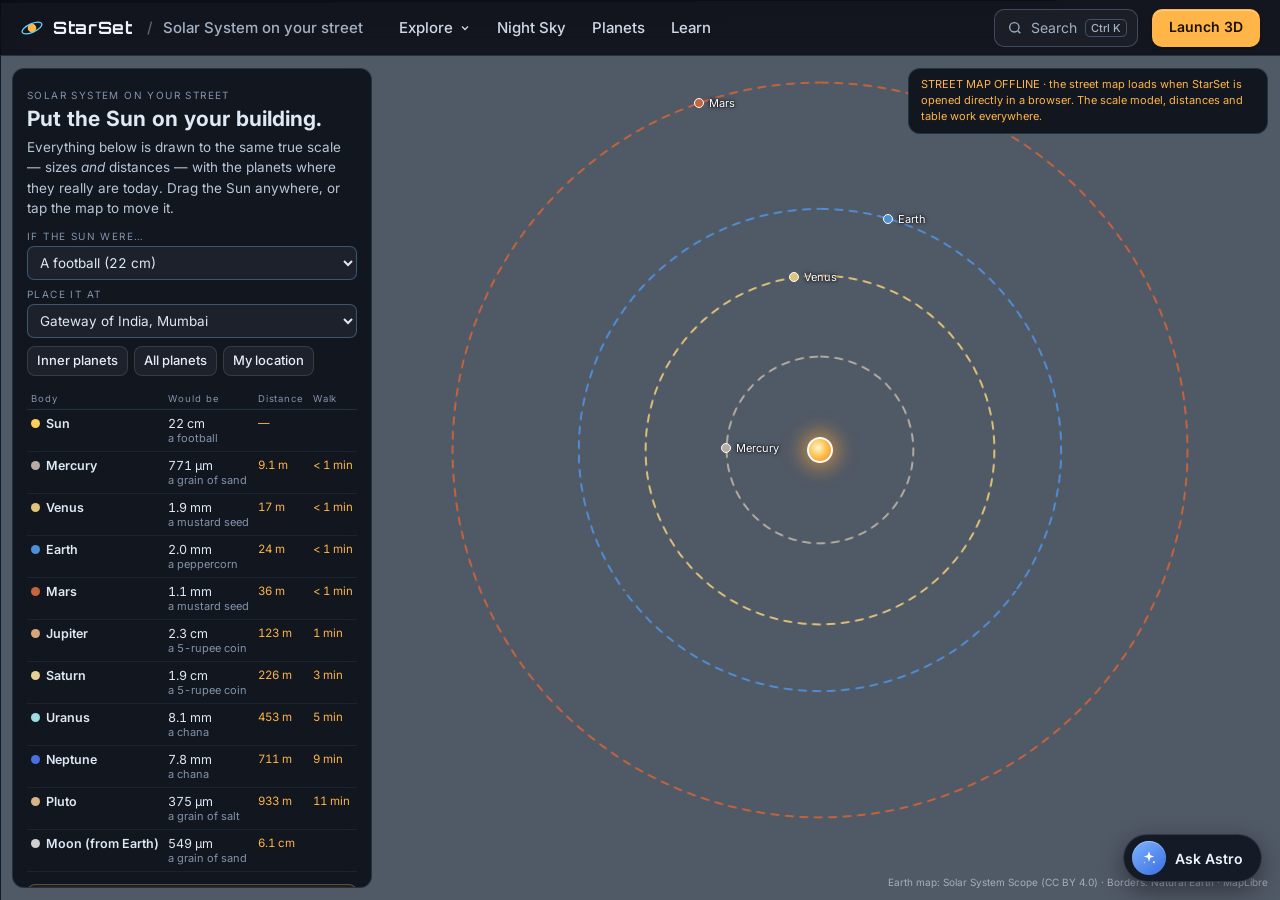
<file: scale.html>
<!DOCTYPE html>
<html lang="en">
<head>
<meta charset="utf-8">
<meta name="viewport" content="width=device-width, initial-scale=1">
<title>StarSet — Solar System on Your Street</title>
<link rel="preconnect" href="https://fonts.googleapis.com">
<link rel="preconnect" href="https://fonts.gstatic.com" crossorigin>
<link href="https://fonts.googleapis.com/css2?family=Orbitron:wght@400;500;600;700;800;900&display=swap" rel="stylesheet">
<style>.maplibregl-map{font:12px/20px Helvetica Neue,Arial,Helvetica,sans-serif;overflow:hidden;position:relative;-webkit-tap-highlight-color:rgb(0 0 0/0);-webkit-touch-callout:none}.maplibregl-canvas{position:absolute;left:0;top:0}.maplibregl-map:fullscreen{width:100%;height:100%}.maplibregl-ctrl-group button.maplibregl-ctrl-compass{touch-action:none}.maplibregl-canvas-container.maplibregl-interactive,.maplibregl-ctrl-group button.maplibregl-ctrl-compass{cursor:grab;-webkit-user-select:none;-moz-user-select:none;user-select:none}.maplibregl-canvas-container.maplibregl-interactive.maplibregl-track-pointer{cursor:pointer}.maplibregl-canvas-container.maplibregl-interactive:active,.maplibregl-ctrl-group button.maplibregl-ctrl-compass:active{cursor:grabbing}.maplibregl-canvas-container.maplibregl-touch-zoom-rotate,.maplibregl-canvas-container.maplibregl-touch-zoom-rotate .maplibregl-canvas{touch-action:pan-x pan-y}.maplibregl-canvas-container.maplibregl-touch-drag-pan,.maplibregl-canvas-container.maplibregl-touch-drag-pan .maplibregl-canvas{touch-action:pinch-zoom}.maplibregl-canvas-container.maplibregl-touch-zoom-rotate.maplibregl-touch-drag-pan,.maplibregl-canvas-container.maplibregl-touch-zoom-rotate.maplibregl-touch-drag-pan .maplibregl-canvas{touch-action:none}.maplibregl-canvas-container.maplibregl-touch-drag-pan.maplibregl-cooperative-gestures,.maplibregl-canvas-container.maplibregl-touch-drag-pan.maplibregl-cooperative-gestures .maplibregl-canvas{touch-action:pan-x pan-y}.maplibregl-ctrl-bottom-left,.maplibregl-ctrl-bottom-right,.maplibregl-ctrl-top-left,.maplibregl-ctrl-top-right{position:absolute;pointer-events:none;z-index:2}.maplibregl-ctrl-top-left{top:0;left:0}.maplibregl-ctrl-top-right{top:0;right:0}.maplibregl-ctrl-bottom-left{bottom:0;left:0}.maplibregl-ctrl-bottom-right{right:0;bottom:0}.maplibregl-ctrl{clear:both;pointer-events:auto;transform:translate(0)}.maplibregl-ctrl-top-left .maplibregl-ctrl{margin:10px 0 0 10px;float:left}.maplibregl-ctrl-top-right .maplibregl-ctrl{margin:10px 10px 0 0;float:right}.maplibregl-ctrl-bottom-left .maplibregl-ctrl{margin:0 0 10px 10px;float:left}.maplibregl-ctrl-bottom-right .maplibregl-ctrl{margin:0 10px 10px 0;float:right}.maplibregl-ctrl-group{border-radius:4px;background:#fff}.maplibregl-ctrl-group:not(:empty){box-shadow:0 0 0 2px rgba(0,0,0,.1)}.maplibregl-ctrl-group button{width:29px;height:29px;display:block;padding:0;outline:none;border:0;box-sizing:border-box;background-color:transparent;cursor:pointer}.maplibregl-ctrl button{-webkit-user-select:none;-moz-user-select:none;user-select:none}.maplibregl-ctrl-group button+button{border-top:1px solid #ddd}.maplibregl-ctrl button .maplibregl-ctrl-icon{display:block;width:100%;height:100%;background-repeat:no-repeat;background-position:50%}@media(forced-colors:active){.maplibregl-ctrl-group:not(:empty){box-shadow:0 0 0 2px ButtonText}.maplibregl-ctrl-icon{background-color:transparent}.maplibregl-ctrl-group button+button{border-top:1px solid buttontext}}.maplibregl-ctrl button::-moz-focus-inner{border:0;padding:0}.maplibregl-ctrl-attrib-button:focus,.maplibregl-ctrl-group button:focus{box-shadow:0 0 2px 2px #0096ff}.maplibregl-ctrl button:disabled{cursor:not-allowed}.maplibregl-ctrl button:disabled .maplibregl-ctrl-icon{opacity:.25}@media(hover:hover){.maplibregl-ctrl button:not(:disabled):hover{background-color:rgba(0,0,0,.05)}}.maplibregl-ctrl button:not(:disabled):active{background-color:rgba(0,0,0,.05)}.maplibregl-ctrl-group button:focus:focus-visible{box-shadow:0 0 2px 2px #0096ff}.maplibregl-ctrl-group button:focus:not(:focus-visible){box-shadow:none}.maplibregl-ctrl-group button:focus:first-child{border-radius:4px 4px 0 0}.maplibregl-ctrl-group button:focus:last-child{border-radius:0 0 4px 4px}.maplibregl-ctrl-group button:focus:only-child{border-radius:inherit}.maplibregl-ctrl button.maplibregl-ctrl-zoom-out .maplibregl-ctrl-icon{background-image:url("data:image/svg+xml;charset=utf-8,%3Csvg xmlns='http://www.w3.org/2000/svg' width='29' height='29' viewBox='0 0 29 29' fill='%23333'%3E %3Cpath d='M10 13c-.75 0-1.5.75-1.5 1.5S9.25 16 10 16h9c.75 0 1.5-.75 1.5-1.5S19.75 13 19 13z'/%3E %3C/svg%3E")}.maplibregl-ctrl button.maplibregl-ctrl-zoom-in .maplibregl-ctrl-icon{background-image:url("data:image/svg+xml;charset=utf-8,%3Csvg xmlns='http://www.w3.org/2000/svg' width='29' height='29' viewBox='0 0 29 29' fill='%23333'%3E %3Cpath d='M14.5 8.5c-.75 0-1.5.75-1.5 1.5v3h-3c-.75 0-1.5.75-1.5 1.5S9.25 16 10 16h3v3c0 .75.75 1.5 1.5 1.5S16 19.75 16 19v-3h3c.75 0 1.5-.75 1.5-1.5S19.75 13 19 13h-3v-3c0-.75-.75-1.5-1.5-1.5'/%3E %3C/svg%3E")}@media(forced-colors:active){.maplibregl-ctrl button.maplibregl-ctrl-zoom-out .maplibregl-ctrl-icon{background-image:url("data:image/svg+xml;charset=utf-8,%3Csvg xmlns='http://www.w3.org/2000/svg' width='29' height='29' viewBox='0 0 29 29' fill='%23fff'%3E %3Cpath d='M10 13c-.75 0-1.5.75-1.5 1.5S9.25 16 10 16h9c.75 0 1.5-.75 1.5-1.5S19.75 13 19 13z'/%3E %3C/svg%3E")}.maplibregl-ctrl button.maplibregl-ctrl-zoom-in .maplibregl-ctrl-icon{background-image:url("data:image/svg+xml;charset=utf-8,%3Csvg xmlns='http://www.w3.org/2000/svg' width='29' height='29' viewBox='0 0 29 29' fill='%23fff'%3E %3Cpath d='M14.5 8.5c-.75 0-1.5.75-1.5 1.5v3h-3c-.75 0-1.5.75-1.5 1.5S9.25 16 10 16h3v3c0 .75.75 1.5 1.5 1.5S16 19.75 16 19v-3h3c.75 0 1.5-.75 1.5-1.5S19.75 13 19 13h-3v-3c0-.75-.75-1.5-1.5-1.5'/%3E %3C/svg%3E")}}@media(forced-colors:active) and (prefers-color-scheme:light){.maplibregl-ctrl button.maplibregl-ctrl-zoom-out .maplibregl-ctrl-icon{background-image:url("data:image/svg+xml;charset=utf-8,%3Csvg xmlns='http://www.w3.org/2000/svg' width='29' height='29' viewBox='0 0 29 29' fill='%23000'%3E %3Cpath d='M10 13c-.75 0-1.5.75-1.5 1.5S9.25 16 10 16h9c.75 0 1.5-.75 1.5-1.5S19.75 13 19 13z'/%3E %3C/svg%3E")}.maplibregl-ctrl button.maplibregl-ctrl-zoom-in .maplibregl-ctrl-icon{background-image:url("data:image/svg+xml;charset=utf-8,%3Csvg xmlns='http://www.w3.org/2000/svg' width='29' height='29' viewBox='0 0 29 29' fill='%23000'%3E %3Cpath d='M14.5 8.5c-.75 0-1.5.75-1.5 1.5v3h-3c-.75 0-1.5.75-1.5 1.5S9.25 16 10 16h3v3c0 .75.75 1.5 1.5 1.5S16 19.75 16 19v-3h3c.75 0 1.5-.75 1.5-1.5S19.75 13 19 13h-3v-3c0-.75-.75-1.5-1.5-1.5'/%3E %3C/svg%3E")}}.maplibregl-ctrl button.maplibregl-ctrl-fullscreen .maplibregl-ctrl-icon{background-image:url("data:image/svg+xml;charset=utf-8,%3Csvg xmlns='http://www.w3.org/2000/svg' width='29' height='29' viewBox='0 0 29 29' fill='%23333'%3E %3Cpath d='M24 16v5.5c0 1.75-.75 2.5-2.5 2.5H16v-1l3-1.5-4-5.5 1-1 5.5 4 1.5-3zM6 16l1.5 3 5.5-4 1 1-4 5.5 3 1.5v1H7.5C5.75 24 5 23.25 5 21.5V16zm7-11v1l-3 1.5 4 5.5-1 1-5.5-4L6 13H5V7.5C5 5.75 5.75 5 7.5 5zm11 2.5c0-1.75-.75-2.5-2.5-2.5H16v1l3 1.5-4 5.5 1 1 5.5-4 1.5 3h1z'/%3E %3C/svg%3E")}.maplibregl-ctrl button.maplibregl-ctrl-shrink .maplibregl-ctrl-icon{background-image:url("data:image/svg+xml;charset=utf-8,%3Csvg xmlns='http://www.w3.org/2000/svg' width='29' height='29' viewBox='0 0 29 29'%3E %3Cpath d='M18.5 16c-1.75 0-2.5.75-2.5 2.5V24h1l1.5-3 5.5 4 1-1-4-5.5 3-1.5v-1zM13 18.5c0-1.75-.75-2.5-2.5-2.5H5v1l3 1.5L4 24l1 1 5.5-4 1.5 3h1zm3-8c0 1.75.75 2.5 2.5 2.5H24v-1l-3-1.5L25 5l-1-1-5.5 4L17 5h-1zM10.5 13c1.75 0 2.5-.75 2.5-2.5V5h-1l-1.5 3L5 4 4 5l4 5.5L5 12v1z'/%3E %3C/svg%3E")}@media(forced-colors:active){.maplibregl-ctrl button.maplibregl-ctrl-fullscreen .maplibregl-ctrl-icon{background-image:url("data:image/svg+xml;charset=utf-8,%3Csvg xmlns='http://www.w3.org/2000/svg' width='29' height='29' viewBox='0 0 29 29' fill='%23fff'%3E %3Cpath d='M24 16v5.5c0 1.75-.75 2.5-2.5 2.5H16v-1l3-1.5-4-5.5 1-1 5.5 4 1.5-3zM6 16l1.5 3 5.5-4 1 1-4 5.5 3 1.5v1H7.5C5.75 24 5 23.25 5 21.5V16zm7-11v1l-3 1.5 4 5.5-1 1-5.5-4L6 13H5V7.5C5 5.75 5.75 5 7.5 5zm11 2.5c0-1.75-.75-2.5-2.5-2.5H16v1l3 1.5-4 5.5 1 1 5.5-4 1.5 3h1z'/%3E %3C/svg%3E")}.maplibregl-ctrl button.maplibregl-ctrl-shrink .maplibregl-ctrl-icon{background-image:url("data:image/svg+xml;charset=utf-8,%3Csvg xmlns='http://www.w3.org/2000/svg' width='29' height='29' viewBox='0 0 29 29' fill='%23fff'%3E %3Cpath d='M18.5 16c-1.75 0-2.5.75-2.5 2.5V24h1l1.5-3 5.5 4 1-1-4-5.5 3-1.5v-1zM13 18.5c0-1.75-.75-2.5-2.5-2.5H5v1l3 1.5L4 24l1 1 5.5-4 1.5 3h1zm3-8c0 1.75.75 2.5 2.5 2.5H24v-1l-3-1.5L25 5l-1-1-5.5 4L17 5h-1zM10.5 13c1.75 0 2.5-.75 2.5-2.5V5h-1l-1.5 3L5 4 4 5l4 5.5L5 12v1z'/%3E %3C/svg%3E")}}@media(forced-colors:active) and (prefers-color-scheme:light){.maplibregl-ctrl button.maplibregl-ctrl-fullscreen .maplibregl-ctrl-icon{background-image:url("data:image/svg+xml;charset=utf-8,%3Csvg xmlns='http://www.w3.org/2000/svg' width='29' height='29' viewBox='0 0 29 29' fill='%23000'%3E %3Cpath d='M24 16v5.5c0 1.75-.75 2.5-2.5 2.5H16v-1l3-1.5-4-5.5 1-1 5.5 4 1.5-3zM6 16l1.5 3 5.5-4 1 1-4 5.5 3 1.5v1H7.5C5.75 24 5 23.25 5 21.5V16zm7-11v1l-3 1.5 4 5.5-1 1-5.5-4L6 13H5V7.5C5 5.75 5.75 5 7.5 5zm11 2.5c0-1.75-.75-2.5-2.5-2.5H16v1l3 1.5-4 5.5 1 1 5.5-4 1.5 3h1z'/%3E %3C/svg%3E")}.maplibregl-ctrl button.maplibregl-ctrl-shrink .maplibregl-ctrl-icon{background-image:url("data:image/svg+xml;charset=utf-8,%3Csvg xmlns='http://www.w3.org/2000/svg' width='29' height='29' viewBox='0 0 29 29' fill='%23000'%3E %3Cpath d='M18.5 16c-1.75 0-2.5.75-2.5 2.5V24h1l1.5-3 5.5 4 1-1-4-5.5 3-1.5v-1zM13 18.5c0-1.75-.75-2.5-2.5-2.5H5v1l3 1.5L4 24l1 1 5.5-4 1.5 3h1zm3-8c0 1.75.75 2.5 2.5 2.5H24v-1l-3-1.5L25 5l-1-1-5.5 4L17 5h-1zM10.5 13c1.75 0 2.5-.75 2.5-2.5V5h-1l-1.5 3L5 4 4 5l4 5.5L5 12v1z'/%3E %3C/svg%3E")}}.maplibregl-ctrl button.maplibregl-ctrl-compass .maplibregl-ctrl-icon{background-image:url("data:image/svg+xml;charset=utf-8,%3Csvg xmlns='http://www.w3.org/2000/svg' width='29' height='29' viewBox='0 0 29 29' fill='%23333'%3E %3Cpath d='m10.5 14 4-8 4 8z'/%3E %3Cpath fill='%23ccc' d='m10.5 16 4 8 4-8z'/%3E %3C/svg%3E")}@media(forced-colors:active){.maplibregl-ctrl button.maplibregl-ctrl-compass .maplibregl-ctrl-icon{background-image:url("data:image/svg+xml;charset=utf-8,%3Csvg xmlns='http://www.w3.org/2000/svg' width='29' height='29' viewBox='0 0 29 29' fill='%23fff'%3E %3Cpath d='m10.5 14 4-8 4 8z'/%3E %3Cpath fill='%23ccc' d='m10.5 16 4 8 4-8z'/%3E %3C/svg%3E")}}@media(forced-colors:active) and (prefers-color-scheme:light){.maplibregl-ctrl button.maplibregl-ctrl-compass .maplibregl-ctrl-icon{background-image:url("data:image/svg+xml;charset=utf-8,%3Csvg xmlns='http://www.w3.org/2000/svg' width='29' height='29' viewBox='0 0 29 29' fill='%23000'%3E %3Cpath d='m10.5 14 4-8 4 8z'/%3E %3Cpath fill='%23ccc' d='m10.5 16 4 8 4-8z'/%3E %3C/svg%3E")}}.maplibregl-ctrl button.maplibregl-ctrl-globe .maplibregl-ctrl-icon{background-image:url("data:image/svg+xml;charset=utf-8,%3Csvg xmlns='http://www.w3.org/2000/svg' width='22' height='22' fill='none' viewBox='0 0 22 22' stroke='%23333'%3E %3Ccircle cx='11' cy='11' r='8.5'/%3E %3Cpath d='M17.5 11c0 4.819-3.02 8.5-6.5 8.5S4.5 15.819 4.5 11 7.52 2.5 11 2.5s6.5 3.681 6.5 8.5Z'/%3E %3Cpath d='M13.5 11c0 2.447-.331 4.64-.853 6.206-.262.785-.562 1.384-.872 1.777-.314.399-.58.517-.775.517-.195 0-.461-.118-.775-.517-.31-.393-.61-.992-.872-1.777C8.831 15.64 8.5 13.446 8.5 11c0-2.447.331-4.64.853-6.206.262-.785.562-1.384.872-1.777.314-.399.58-.517.775-.517.195 0 .461.118.775.517.31.393.61.992.872 1.777.522 1.565.853 3.76.853 6.206Z'/%3E %3Cpath d='M11 7.5c-1.909 0-3.622-.166-4.845-.428-.616-.132-1.08-.283-1.379-.434a1.333 1.333 0 0 1-.224-.138c.047-.038.12-.085.224-.138.299-.151.763-.302 1.379-.434C7.378 5.666 9.091 5.5 11 5.5c1.909 0 3.622.166 4.845.428.616.132 1.08.283 1.379.434.105.053.177.1.224.138-.047.038-.12.085-.224.138-.299.151-.763.302-1.379.434-1.223.262-2.936.428-4.845.428ZM4.486 6.436ZM11 16.5c-1.909 0-3.622-.166-4.845-.428-.616-.132-1.08-.283-1.379-.434a1.33 1.33 0 0 1-.224-.138 1.33 1.33 0 0 1 .224-.138c.299-.151.763-.302 1.379-.434C7.378 14.666 9.091 14.5 11 14.5c1.909 0 3.622.166 4.845.428.616.132 1.08.283 1.379.434.105.053.177.1.224.138a1.33 1.33 0 0 1-.224.138c-.299.151-.763.302-1.379.434-1.223.262-2.936.428-4.845.428Zm-6.514-1.064ZM11 12.5c-2.46 0-4.672-.222-6.255-.574-.796-.177-1.406-.38-1.805-.59a1.465 1.465 0 0 1-.39-.272.293.293 0 0 1-.047-.064.293.293 0 0 1 .048-.064c.066-.073.189-.167.389-.272.399-.21 1.009-.413 1.805-.59C6.328 9.722 8.54 9.5 11 9.5s4.672.222 6.256.574c.795.177 1.405.38 1.804.59.2.105.323.2.39.272a.33.33 0 0 1 .047.064.293.293 0 0 1-.048.064 1.435 1.435 0 0 1-.389.272c-.399.21-1.009.413-1.804.59-1.584.352-3.796.574-6.256.574Zm-8.501-1.51v.002-.002Zm0 .018v.002-.002Zm17.002.002v-.002.002Zm0-.018v-.002.002Z'/%3E %3C/svg%3E")}.maplibregl-ctrl button.maplibregl-ctrl-globe-enabled .maplibregl-ctrl-icon{background-image:url("data:image/svg+xml;charset=utf-8,%3Csvg xmlns='http://www.w3.org/2000/svg' width='22' height='22' fill='none' viewBox='0 0 22 22' stroke='%2333b5e5'%3E %3Ccircle cx='11' cy='11' r='8.5'/%3E %3Cpath d='M17.5 11c0 4.819-3.02 8.5-6.5 8.5S4.5 15.819 4.5 11 7.52 2.5 11 2.5s6.5 3.681 6.5 8.5Z'/%3E %3Cpath d='M13.5 11c0 2.447-.331 4.64-.853 6.206-.262.785-.562 1.384-.872 1.777-.314.399-.58.517-.775.517-.195 0-.461-.118-.775-.517-.31-.393-.61-.992-.872-1.777C8.831 15.64 8.5 13.446 8.5 11c0-2.447.331-4.64.853-6.206.262-.785.562-1.384.872-1.777.314-.399.58-.517.775-.517.195 0 .461.118.775.517.31.393.61.992.872 1.777.522 1.565.853 3.76.853 6.206Z'/%3E %3Cpath d='M11 7.5c-1.909 0-3.622-.166-4.845-.428-.616-.132-1.08-.283-1.379-.434a1.333 1.333 0 0 1-.224-.138c.047-.038.12-.085.224-.138.299-.151.763-.302 1.379-.434C7.378 5.666 9.091 5.5 11 5.5c1.909 0 3.622.166 4.845.428.616.132 1.08.283 1.379.434.105.053.177.1.224.138-.047.038-.12.085-.224.138-.299.151-.763.302-1.379.434-1.223.262-2.936.428-4.845.428ZM4.486 6.436ZM11 16.5c-1.909 0-3.622-.166-4.845-.428-.616-.132-1.08-.283-1.379-.434a1.33 1.33 0 0 1-.224-.138 1.33 1.33 0 0 1 .224-.138c.299-.151.763-.302 1.379-.434C7.378 14.666 9.091 14.5 11 14.5c1.909 0 3.622.166 4.845.428.616.132 1.08.283 1.379.434.105.053.177.1.224.138a1.33 1.33 0 0 1-.224.138c-.299.151-.763.302-1.379.434-1.223.262-2.936.428-4.845.428Zm-6.514-1.064ZM11 12.5c-2.46 0-4.672-.222-6.255-.574-.796-.177-1.406-.38-1.805-.59a1.465 1.465 0 0 1-.39-.272.293.293 0 0 1-.047-.064.293.293 0 0 1 .048-.064c.066-.073.189-.167.389-.272.399-.21 1.009-.413 1.805-.59C6.328 9.722 8.54 9.5 11 9.5s4.672.222 6.256.574c.795.177 1.405.38 1.804.59.2.105.323.2.39.272a.33.33 0 0 1 .047.064.293.293 0 0 1-.048.064 1.435 1.435 0 0 1-.389.272c-.399.21-1.009.413-1.804.59-1.584.352-3.796.574-6.256.574Zm-8.501-1.51v.002-.002Zm0 .018v.002-.002Zm17.002.002v-.002.002Zm0-.018v-.002.002Z'/%3E %3C/svg%3E")}.maplibregl-ctrl button.maplibregl-ctrl-terrain .maplibregl-ctrl-icon{background-image:url("data:image/svg+xml;charset=utf-8,%3Csvg xmlns='http://www.w3.org/2000/svg' width='22' height='22' viewBox='0 0 22 22' fill='%23333'%3E %3Cpath d='m1.754 13.406 4.453-4.851 3.09 3.09 3.281 3.277.969-.969-3.309-3.312 3.844-4.121 6.148 6.886h1.082v-.855l-7.207-8.07-4.84 5.187L6.169 6.57l-5.48 5.965v.871ZM.688 16.844h20.625v1.375H.688Zm0 0'/%3E %3C/svg%3E")}.maplibregl-ctrl button.maplibregl-ctrl-terrain-enabled .maplibregl-ctrl-icon{background-image:url("data:image/svg+xml;charset=utf-8,%3Csvg xmlns='http://www.w3.org/2000/svg' width='22' height='22' viewBox='0 0 22 22' fill='%2333b5e5'%3E %3Cpath d='m1.754 13.406 4.453-4.851 3.09 3.09 3.281 3.277.969-.969-3.309-3.312 3.844-4.121 6.148 6.886h1.082v-.855l-7.207-8.07-4.84 5.187L6.169 6.57l-5.48 5.965v.871ZM.688 16.844h20.625v1.375H.688Zm0 0'/%3E %3C/svg%3E")}.maplibregl-ctrl button.maplibregl-ctrl-geolocate .maplibregl-ctrl-icon{background-image:url("data:image/svg+xml;charset=utf-8,%3Csvg xmlns='http://www.w3.org/2000/svg' width='29' height='29' viewBox='0 0 20 20' fill='%23333'%3E %3Cpath d='M10 4C9 4 9 5 9 5v.1A5 5 0 0 0 5.1 9H5s-1 0-1 1 1 1 1 1h.1A5 5 0 0 0 9 14.9v.1s0 1 1 1 1-1 1-1v-.1a5 5 0 0 0 3.9-3.9h.1s1 0 1-1-1-1-1-1h-.1A5 5 0 0 0 11 5.1V5s0-1-1-1m0 2.5a3.5 3.5 0 1 1 0 7 3.5 3.5 0 1 1 0-7'/%3E %3Ccircle id='dot' cx='10' cy='10' r='2'/%3E %3Cpath id='stroke' d='m14 5 1 1-9 9-1-1z' display='none'/%3E %3C/svg%3E")}.maplibregl-ctrl button.maplibregl-ctrl-geolocate:disabled .maplibregl-ctrl-icon{background-image:url("data:image/svg+xml;charset=utf-8,%3Csvg xmlns='http://www.w3.org/2000/svg' width='29' height='29' viewBox='0 0 20 20' fill='%23aaa'%3E %3Cpath d='M10 4C9 4 9 5 9 5v.1A5 5 0 0 0 5.1 9H5s-1 0-1 1 1 1 1 1h.1A5 5 0 0 0 9 14.9v.1s0 1 1 1 1-1 1-1v-.1a5 5 0 0 0 3.9-3.9h.1s1 0 1-1-1-1-1-1h-.1A5 5 0 0 0 11 5.1V5s0-1-1-1m0 2.5a3.5 3.5 0 1 1 0 7 3.5 3.5 0 1 1 0-7'/%3E %3Ccircle id='dot' cx='10' cy='10' r='2'/%3E %3Cpath id='stroke' d='m14 5 1 1-9 9-1-1z' fill='%23f00'/%3E %3C/svg%3E")}.maplibregl-ctrl button.maplibregl-ctrl-geolocate.maplibregl-ctrl-geolocate-active .maplibregl-ctrl-icon{background-image:url("data:image/svg+xml;charset=utf-8,%3Csvg xmlns='http://www.w3.org/2000/svg' width='29' height='29' viewBox='0 0 20 20' fill='%2333b5e5'%3E %3Cpath d='M10 4C9 4 9 5 9 5v.1A5 5 0 0 0 5.1 9H5s-1 0-1 1 1 1 1 1h.1A5 5 0 0 0 9 14.9v.1s0 1 1 1 1-1 1-1v-.1a5 5 0 0 0 3.9-3.9h.1s1 0 1-1-1-1-1-1h-.1A5 5 0 0 0 11 5.1V5s0-1-1-1m0 2.5a3.5 3.5 0 1 1 0 7 3.5 3.5 0 1 1 0-7'/%3E %3Ccircle id='dot' cx='10' cy='10' r='2'/%3E %3Cpath id='stroke' d='m14 5 1 1-9 9-1-1z' display='none'/%3E %3C/svg%3E")}.maplibregl-ctrl button.maplibregl-ctrl-geolocate.maplibregl-ctrl-geolocate-active-error .maplibregl-ctrl-icon{background-image:url("data:image/svg+xml;charset=utf-8,%3Csvg xmlns='http://www.w3.org/2000/svg' width='29' height='29' viewBox='0 0 20 20' fill='%23e58978'%3E %3Cpath d='M10 4C9 4 9 5 9 5v.1A5 5 0 0 0 5.1 9H5s-1 0-1 1 1 1 1 1h.1A5 5 0 0 0 9 14.9v.1s0 1 1 1 1-1 1-1v-.1a5 5 0 0 0 3.9-3.9h.1s1 0 1-1-1-1-1-1h-.1A5 5 0 0 0 11 5.1V5s0-1-1-1m0 2.5a3.5 3.5 0 1 1 0 7 3.5 3.5 0 1 1 0-7'/%3E %3Ccircle id='dot' cx='10' cy='10' r='2'/%3E %3Cpath id='stroke' d='m14 5 1 1-9 9-1-1z' display='none'/%3E %3C/svg%3E")}.maplibregl-ctrl button.maplibregl-ctrl-geolocate.maplibregl-ctrl-geolocate-background .maplibregl-ctrl-icon{background-image:url("data:image/svg+xml;charset=utf-8,%3Csvg xmlns='http://www.w3.org/2000/svg' width='29' height='29' viewBox='0 0 20 20' fill='%2333b5e5'%3E %3Cpath d='M10 4C9 4 9 5 9 5v.1A5 5 0 0 0 5.1 9H5s-1 0-1 1 1 1 1 1h.1A5 5 0 0 0 9 14.9v.1s0 1 1 1 1-1 1-1v-.1a5 5 0 0 0 3.9-3.9h.1s1 0 1-1-1-1-1-1h-.1A5 5 0 0 0 11 5.1V5s0-1-1-1m0 2.5a3.5 3.5 0 1 1 0 7 3.5 3.5 0 1 1 0-7'/%3E %3Ccircle id='dot' cx='10' cy='10' r='2' display='none'/%3E %3Cpath id='stroke' d='m14 5 1 1-9 9-1-1z' display='none'/%3E %3C/svg%3E")}.maplibregl-ctrl button.maplibregl-ctrl-geolocate.maplibregl-ctrl-geolocate-background-error .maplibregl-ctrl-icon{background-image:url("data:image/svg+xml;charset=utf-8,%3Csvg xmlns='http://www.w3.org/2000/svg' width='29' height='29' viewBox='0 0 20 20' fill='%23e54e33'%3E %3Cpath d='M10 4C9 4 9 5 9 5v.1A5 5 0 0 0 5.1 9H5s-1 0-1 1 1 1 1 1h.1A5 5 0 0 0 9 14.9v.1s0 1 1 1 1-1 1-1v-.1a5 5 0 0 0 3.9-3.9h.1s1 0 1-1-1-1-1-1h-.1A5 5 0 0 0 11 5.1V5s0-1-1-1m0 2.5a3.5 3.5 0 1 1 0 7 3.5 3.5 0 1 1 0-7'/%3E %3Ccircle id='dot' cx='10' cy='10' r='2' display='none'/%3E %3Cpath id='stroke' d='m14 5 1 1-9 9-1-1z' display='none'/%3E %3C/svg%3E")}.maplibregl-ctrl button.maplibregl-ctrl-geolocate.maplibregl-ctrl-geolocate-waiting .maplibregl-ctrl-icon{animation:maplibregl-spin 2s linear infinite}@media(forced-colors:active){.maplibregl-ctrl button.maplibregl-ctrl-geolocate .maplibregl-ctrl-icon{background-image:url("data:image/svg+xml;charset=utf-8,%3Csvg xmlns='http://www.w3.org/2000/svg' width='29' height='29' viewBox='0 0 20 20' fill='%23fff'%3E %3Cpath d='M10 4C9 4 9 5 9 5v.1A5 5 0 0 0 5.1 9H5s-1 0-1 1 1 1 1 1h.1A5 5 0 0 0 9 14.9v.1s0 1 1 1 1-1 1-1v-.1a5 5 0 0 0 3.9-3.9h.1s1 0 1-1-1-1-1-1h-.1A5 5 0 0 0 11 5.1V5s0-1-1-1m0 2.5a3.5 3.5 0 1 1 0 7 3.5 3.5 0 1 1 0-7'/%3E %3Ccircle id='dot' cx='10' cy='10' r='2'/%3E %3Cpath id='stroke' d='m14 5 1 1-9 9-1-1z' display='none'/%3E %3C/svg%3E")}.maplibregl-ctrl button.maplibregl-ctrl-geolocate:disabled .maplibregl-ctrl-icon{background-image:url("data:image/svg+xml;charset=utf-8,%3Csvg xmlns='http://www.w3.org/2000/svg' width='29' height='29' viewBox='0 0 20 20' fill='%23999'%3E %3Cpath d='M10 4C9 4 9 5 9 5v.1A5 5 0 0 0 5.1 9H5s-1 0-1 1 1 1 1 1h.1A5 5 0 0 0 9 14.9v.1s0 1 1 1 1-1 1-1v-.1a5 5 0 0 0 3.9-3.9h.1s1 0 1-1-1-1-1-1h-.1A5 5 0 0 0 11 5.1V5s0-1-1-1m0 2.5a3.5 3.5 0 1 1 0 7 3.5 3.5 0 1 1 0-7'/%3E %3Ccircle id='dot' cx='10' cy='10' r='2'/%3E %3Cpath id='stroke' d='m14 5 1 1-9 9-1-1z' fill='%23f00'/%3E %3C/svg%3E")}.maplibregl-ctrl button.maplibregl-ctrl-geolocate.maplibregl-ctrl-geolocate-active .maplibregl-ctrl-icon{background-image:url("data:image/svg+xml;charset=utf-8,%3Csvg xmlns='http://www.w3.org/2000/svg' width='29' height='29' viewBox='0 0 20 20' fill='%2333b5e5'%3E %3Cpath d='M10 4C9 4 9 5 9 5v.1A5 5 0 0 0 5.1 9H5s-1 0-1 1 1 1 1 1h.1A5 5 0 0 0 9 14.9v.1s0 1 1 1 1-1 1-1v-.1a5 5 0 0 0 3.9-3.9h.1s1 0 1-1-1-1-1-1h-.1A5 5 0 0 0 11 5.1V5s0-1-1-1m0 2.5a3.5 3.5 0 1 1 0 7 3.5 3.5 0 1 1 0-7'/%3E %3Ccircle id='dot' cx='10' cy='10' r='2'/%3E %3Cpath id='stroke' d='m14 5 1 1-9 9-1-1z' display='none'/%3E %3C/svg%3E")}.maplibregl-ctrl button.maplibregl-ctrl-geolocate.maplibregl-ctrl-geolocate-active-error .maplibregl-ctrl-icon{background-image:url("data:image/svg+xml;charset=utf-8,%3Csvg xmlns='http://www.w3.org/2000/svg' width='29' height='29' viewBox='0 0 20 20' fill='%23e58978'%3E %3Cpath d='M10 4C9 4 9 5 9 5v.1A5 5 0 0 0 5.1 9H5s-1 0-1 1 1 1 1 1h.1A5 5 0 0 0 9 14.9v.1s0 1 1 1 1-1 1-1v-.1a5 5 0 0 0 3.9-3.9h.1s1 0 1-1-1-1-1-1h-.1A5 5 0 0 0 11 5.1V5s0-1-1-1m0 2.5a3.5 3.5 0 1 1 0 7 3.5 3.5 0 1 1 0-7'/%3E %3Ccircle id='dot' cx='10' cy='10' r='2'/%3E %3Cpath id='stroke' d='m14 5 1 1-9 9-1-1z' display='none'/%3E %3C/svg%3E")}.maplibregl-ctrl button.maplibregl-ctrl-geolocate.maplibregl-ctrl-geolocate-background .maplibregl-ctrl-icon{background-image:url("data:image/svg+xml;charset=utf-8,%3Csvg xmlns='http://www.w3.org/2000/svg' width='29' height='29' viewBox='0 0 20 20' fill='%2333b5e5'%3E %3Cpath d='M10 4C9 4 9 5 9 5v.1A5 5 0 0 0 5.1 9H5s-1 0-1 1 1 1 1 1h.1A5 5 0 0 0 9 14.9v.1s0 1 1 1 1-1 1-1v-.1a5 5 0 0 0 3.9-3.9h.1s1 0 1-1-1-1-1-1h-.1A5 5 0 0 0 11 5.1V5s0-1-1-1m0 2.5a3.5 3.5 0 1 1 0 7 3.5 3.5 0 1 1 0-7'/%3E %3Ccircle id='dot' cx='10' cy='10' r='2' display='none'/%3E %3Cpath id='stroke' d='m14 5 1 1-9 9-1-1z' display='none'/%3E %3C/svg%3E")}.maplibregl-ctrl button.maplibregl-ctrl-geolocate.maplibregl-ctrl-geolocate-background-error .maplibregl-ctrl-icon{background-image:url("data:image/svg+xml;charset=utf-8,%3Csvg xmlns='http://www.w3.org/2000/svg' width='29' height='29' viewBox='0 0 20 20' fill='%23e54e33'%3E %3Cpath d='M10 4C9 4 9 5 9 5v.1A5 5 0 0 0 5.1 9H5s-1 0-1 1 1 1 1 1h.1A5 5 0 0 0 9 14.9v.1s0 1 1 1 1-1 1-1v-.1a5 5 0 0 0 3.9-3.9h.1s1 0 1-1-1-1-1-1h-.1A5 5 0 0 0 11 5.1V5s0-1-1-1m0 2.5a3.5 3.5 0 1 1 0 7 3.5 3.5 0 1 1 0-7'/%3E %3Ccircle id='dot' cx='10' cy='10' r='2' display='none'/%3E %3Cpath id='stroke' d='m14 5 1 1-9 9-1-1z' display='none'/%3E %3C/svg%3E")}}@media(forced-colors:active) and (prefers-color-scheme:light){.maplibregl-ctrl button.maplibregl-ctrl-geolocate .maplibregl-ctrl-icon{background-image:url("data:image/svg+xml;charset=utf-8,%3Csvg xmlns='http://www.w3.org/2000/svg' width='29' height='29' viewBox='0 0 20 20' fill='%23000'%3E %3Cpath d='M10 4C9 4 9 5 9 5v.1A5 5 0 0 0 5.1 9H5s-1 0-1 1 1 1 1 1h.1A5 5 0 0 0 9 14.9v.1s0 1 1 1 1-1 1-1v-.1a5 5 0 0 0 3.9-3.9h.1s1 0 1-1-1-1-1-1h-.1A5 5 0 0 0 11 5.1V5s0-1-1-1m0 2.5a3.5 3.5 0 1 1 0 7 3.5 3.5 0 1 1 0-7'/%3E %3Ccircle id='dot' cx='10' cy='10' r='2'/%3E %3Cpath id='stroke' d='m14 5 1 1-9 9-1-1z' display='none'/%3E %3C/svg%3E")}.maplibregl-ctrl button.maplibregl-ctrl-geolocate:disabled .maplibregl-ctrl-icon{background-image:url("data:image/svg+xml;charset=utf-8,%3Csvg xmlns='http://www.w3.org/2000/svg' width='29' height='29' viewBox='0 0 20 20' fill='%23666'%3E %3Cpath d='M10 4C9 4 9 5 9 5v.1A5 5 0 0 0 5.1 9H5s-1 0-1 1 1 1 1 1h.1A5 5 0 0 0 9 14.9v.1s0 1 1 1 1-1 1-1v-.1a5 5 0 0 0 3.9-3.9h.1s1 0 1-1-1-1-1-1h-.1A5 5 0 0 0 11 5.1V5s0-1-1-1m0 2.5a3.5 3.5 0 1 1 0 7 3.5 3.5 0 1 1 0-7'/%3E %3Ccircle id='dot' cx='10' cy='10' r='2'/%3E %3Cpath id='stroke' d='m14 5 1 1-9 9-1-1z' fill='%23f00'/%3E %3C/svg%3E")}}@keyframes maplibregl-spin{0%{transform:rotate(0deg)}to{transform:rotate(1turn)}}a.maplibregl-ctrl-logo{width:88px;height:23px;margin:0 0 -4px -4px;display:block;background-repeat:no-repeat;cursor:pointer;overflow:hidden;background-image:url("data:image/svg+xml;charset=utf-8,%3Csvg xmlns='http://www.w3.org/2000/svg' width='88' height='23' fill='none'%3E %3Cpath fill='%23000' fill-opacity='.4' fill-rule='evenodd' d='M17.408 16.796h-1.827l2.501-12.095h.198l3.324 6.533.988 2.19.988-2.19 3.258-6.533h.181l2.6 12.095h-1.81l-1.218-5.644-.362-1.71-.658 1.71-2.929 5.644h-.098l-2.914-5.644-.757-1.71-.345 1.71zm1.958-3.42-.726 3.663a1.255 1.255 0 0 1-1.232 1.011h-1.827a1.255 1.255 0 0 1-1.229-1.509l2.501-12.095a1.255 1.255 0 0 1 1.23-1.001h.197a1.25 1.25 0 0 1 1.12.685l3.19 6.273 3.125-6.263a1.25 1.25 0 0 1 1.123-.695h.181a1.255 1.255 0 0 1 1.227.991l1.443 6.71a5 5 0 0 1 .314-.787l.009-.016a4.6 4.6 0 0 1 1.777-1.887c.782-.46 1.668-.667 2.611-.667a4.6 4.6 0 0 1 1.7.32l.306.134c.21-.16.474-.256.759-.256h1.694a1.255 1.255 0 0 1 1.212.925 1.255 1.255 0 0 1 1.212-.925h1.711c.284 0 .545.094.755.252.613-.3 1.312-.45 2.075-.45 1.356 0 2.557.445 3.482 1.4q.47.48.763 1.064V4.701a1.255 1.255 0 0 1 1.255-1.255h1.86A1.255 1.255 0 0 1 54.44 4.7v9.194h2.217c.19 0 .37.043.532.118v-4.77c0-.356.147-.678.385-.906a2.42 2.42 0 0 1-.682-1.71c0-.665.267-1.253.735-1.7a2.45 2.45 0 0 1 1.722-.674 2.43 2.43 0 0 1 1.705.675q.318.302.504.683V4.7a1.255 1.255 0 0 1 1.255-1.255h1.744A1.255 1.255 0 0 1 65.812 4.7v3.335a4.8 4.8 0 0 1 1.526-.246c.938 0 1.817.214 2.59.69a4.47 4.47 0 0 1 1.67 1.743v-.98a1.255 1.255 0 0 1 1.256-1.256h1.777c.233 0 .451.064.639.174a3.4 3.4 0 0 1 1.567-.372c.346 0 .861.02 1.285.232a1.25 1.25 0 0 1 .689 1.004 4.7 4.7 0 0 1 .853-.588c.795-.44 1.675-.647 2.61-.647 1.385 0 2.65.39 3.525 1.396.836.938 1.168 2.173 1.168 3.528q-.001.515-.056 1.051a1.255 1.255 0 0 1-.947 1.09l.408.952a1.255 1.255 0 0 1-.477 1.552c-.418.268-.92.463-1.458.612-.613.171-1.304.244-2.049.244-1.06 0-2.043-.207-2.886-.698l-.015-.008c-.798-.48-1.419-1.135-1.818-1.963l-.004-.008a5.8 5.8 0 0 1-.548-2.512q0-.429.053-.843a1.3 1.3 0 0 1-.333-.086l-.166-.004c-.223 0-.426.062-.643.228-.03.024-.142.139-.142.59v3.883a1.255 1.255 0 0 1-1.256 1.256h-1.777a1.255 1.255 0 0 1-1.256-1.256V15.69l-.032.057a4.8 4.8 0 0 1-1.86 1.833 5.04 5.04 0 0 1-2.484.634 4.5 4.5 0 0 1-1.935-.424 1.25 1.25 0 0 1-.764.258h-1.71a1.255 1.255 0 0 1-1.256-1.255V7.687a2.4 2.4 0 0 1-.428.625c.253.23.412.561.412.93v7.553a1.255 1.255 0 0 1-1.256 1.255h-1.843a1.25 1.25 0 0 1-.894-.373c-.228.23-.544.373-.894.373H51.32a1.255 1.255 0 0 1-1.256-1.255v-1.251l-.061.117a4.7 4.7 0 0 1-1.782 1.884 4.77 4.77 0 0 1-2.485.67 5.6 5.6 0 0 1-1.485-.188l.009 2.764a1.255 1.255 0 0 1-1.255 1.259h-1.729a1.255 1.255 0 0 1-1.255-1.255v-3.537a1.255 1.255 0 0 1-1.167.793h-1.679a1.25 1.25 0 0 1-.77-.263 4.5 4.5 0 0 1-1.945.429c-.885 0-1.724-.21-2.495-.632l-.017-.01a5 5 0 0 1-1.081-.836 1.255 1.255 0 0 1-1.254 1.312h-1.81a1.255 1.255 0 0 1-1.228-.99l-.782-3.625-2.044 3.939a1.25 1.25 0 0 1-1.115.676h-.098a1.25 1.25 0 0 1-1.116-.68l-2.061-3.994zM35.92 16.63l.207-.114.223-.15q.493-.356.735-.785l.061-.118.033 1.332h1.678V9.242h-1.694l-.033 1.267q-.133-.329-.526-.658l-.032-.028a3.2 3.2 0 0 0-.668-.428l-.27-.12a3.3 3.3 0 0 0-1.235-.23q-1.136-.001-1.974.493a3.36 3.36 0 0 0-1.3 1.382q-.445.89-.444 2.074 0 1.2.51 2.107a3.8 3.8 0 0 0 1.382 1.381 3.9 3.9 0 0 0 1.893.477q.795 0 1.455-.33zm-2.789-5.38q-.576.675-.575 1.762 0 1.102.559 1.794.576.675 1.645.675a2.25 2.25 0 0 0 .934-.19 2.2 2.2 0 0 0 .468-.29l.178-.161a2.2 2.2 0 0 0 .397-.561q.244-.5.244-1.15v-.115q0-.708-.296-1.267l-.043-.077a2.2 2.2 0 0 0-.633-.709l-.13-.086-.047-.028a2.1 2.1 0 0 0-1.073-.285q-1.052 0-1.629.692zm2.316 2.706c.163-.17.28-.407.28-.83v-.114c0-.292-.06-.508-.15-.68a.96.96 0 0 0-.353-.389.85.85 0 0 0-.464-.127c-.4 0-.56.114-.664.239l-.01.012c-.148.174-.275.45-.275.945 0 .506.122.801.27.99.097.11.266.224.68.224.303 0 .504-.09.687-.269zm7.545 1.705a2.6 2.6 0 0 0 .331.423q.319.33.755.548l.173.074q.65.255 1.49.255 1.02 0 1.844-.493a3.45 3.45 0 0 0 1.316-1.4q.493-.904.493-2.089 0-1.909-.988-2.913-.988-1.02-2.584-1.02-.898 0-1.575.347a3 3 0 0 0-.415.262l-.199.166a3.4 3.4 0 0 0-.64.82V9.242h-1.712v11.553h1.729l-.017-5.134zm.53-1.138q.206.29.48.5l.155.11.053.034q.51.296 1.119.297 1.07 0 1.645-.675.577-.69.576-1.762 0-1.119-.576-1.777-.558-.675-1.645-.675-.435 0-.835.16a2 2 0 0 0-.284.136 2 2 0 0 0-.363.254 2.2 2.2 0 0 0-.46.569l-.082.162a2.6 2.6 0 0 0-.213 1.072v.115q0 .707.296 1.267l.135.211zm.964-.818a1.1 1.1 0 0 0 .367.385.94.94 0 0 0 .476.118c.423 0 .59-.117.687-.23.159-.194.28-.478.28-.95 0-.53-.133-.8-.266-.952l-.021-.025c-.078-.094-.231-.221-.68-.221a1 1 0 0 0-.503.135l-.012.007a.86.86 0 0 0-.335.343c-.073.133-.132.324-.132.614v.115a1.4 1.4 0 0 0 .14.66zm15.7-6.222q.347-.346.346-.856a1.05 1.05 0 0 0-.345-.79 1.18 1.18 0 0 0-.84-.329q-.51 0-.855.33a1.05 1.05 0 0 0-.346.79q0 .51.346.855.345.346.856.346.51 0 .839-.346zm4.337 9.314.033-1.332q.191.403.59.747l.098.081a4 4 0 0 0 .316.224l.223.122a3.2 3.2 0 0 0 1.44.322 3.8 3.8 0 0 0 1.875-.477 3.5 3.5 0 0 0 1.382-1.366q.527-.89.526-2.09 0-1.184-.444-2.073a3.24 3.24 0 0 0-1.283-1.399q-.823-.51-1.942-.51a3.5 3.5 0 0 0-1.527.344l-.086.043-.165.09a3 3 0 0 0-.33.214q-.432.315-.656.707a2 2 0 0 0-.099.198l.082-1.283V4.701h-1.744v12.095zm.473-2.509a2.5 2.5 0 0 0 .566.7q.117.098.245.18l.144.08a2.1 2.1 0 0 0 .975.232q1.07 0 1.645-.675.576-.69.576-1.778 0-1.102-.576-1.777-.56-.691-1.645-.692a2.2 2.2 0 0 0-1.015.235q-.22.113-.415.282l-.15.142a2.1 2.1 0 0 0-.42.594q-.223.479-.223 1.1v.115q0 .705.293 1.26zm2.616-.293c.157-.191.28-.479.28-.967 0-.51-.13-.79-.276-.961l-.021-.026c-.082-.1-.232-.225-.67-.225a.87.87 0 0 0-.681.279l-.012.011c-.154.155-.274.38-.274.807v.115c0 .285.057.499.144.669a1.1 1.1 0 0 0 .367.405c.137.082.28.123.455.123.423 0 .59-.118.686-.23zm8.266-3.013q.345-.13.724-.14l.069-.002q.493 0 .642.099l.247-1.794q-.196-.099-.717-.099a2.3 2.3 0 0 0-.545.063 2 2 0 0 0-.411.148 2.2 2.2 0 0 0-.4.249 2.5 2.5 0 0 0-.485.499 2.7 2.7 0 0 0-.32.581l-.05.137v-1.48h-1.778v7.553h1.777v-3.884q0-.546.159-.943a1.5 1.5 0 0 1 .466-.636 2.5 2.5 0 0 1 .399-.253 2 2 0 0 1 .224-.099zm9.784 2.656.05-.922q0-1.743-.856-2.698-.838-.97-2.584-.97-1.119-.001-2.007.493a3.46 3.46 0 0 0-1.4 1.382q-.493.906-.493 2.106 0 1.07.428 1.975.428.89 1.332 1.432.906.526 2.255.526.973 0 1.668-.185l.044-.012.135-.04q.613-.184.984-.421l-.542-1.267q-.3.162-.642.274l-.297.087q-.51.131-1.3.131-.954 0-1.497-.444a1.6 1.6 0 0 1-.192-.193q-.366-.44-.512-1.234l-.004-.021zm-5.427-1.256-.003.022h3.752v-.138q-.011-.727-.288-1.118a1 1 0 0 0-.156-.176q-.46-.428-1.316-.428-.986 0-1.494.604-.379.45-.494 1.234zm-27.053 2.77V4.7h-1.86v12.095h5.333V15.15zm7.103-5.908v7.553h-1.843V9.242h1.843z'/%3E %3Cpath fill='%23fff' d='m19.63 11.151-.757-1.71-.345 1.71-1.12 5.644h-1.827L18.083 4.7h.197l3.325 6.533.988 2.19.988-2.19L26.839 4.7h.181l2.6 12.095h-1.81l-1.218-5.644-.362-1.71-.658 1.71-2.93 5.644h-.098l-2.913-5.644zm14.836 5.81q-1.02 0-1.893-.478a3.8 3.8 0 0 1-1.381-1.382q-.51-.906-.51-2.106 0-1.185.444-2.074a3.36 3.36 0 0 1 1.3-1.382q.839-.494 1.974-.494a3.3 3.3 0 0 1 1.234.231 3.3 3.3 0 0 1 .97.575q.396.33.527.659l.033-1.267h1.694v7.553H37.18l-.033-1.332q-.279.593-1.02 1.053a3.17 3.17 0 0 1-1.662.444zm.296-1.482q.938 0 1.58-.642.642-.66.642-1.711v-.115q0-.708-.296-1.267a2.2 2.2 0 0 0-.807-.872 2.1 2.1 0 0 0-1.119-.313q-1.053 0-1.629.692-.575.675-.575 1.76 0 1.103.559 1.795.577.675 1.645.675zm6.521-6.237h1.711v1.4q.906-1.597 2.83-1.597 1.596 0 2.584 1.02.988 1.005.988 2.914 0 1.185-.493 2.09a3.46 3.46 0 0 1-1.316 1.399 3.5 3.5 0 0 1-1.844.493q-.954 0-1.662-.329a2.67 2.67 0 0 1-1.086-.97l.017 5.134h-1.728zm4.048 6.22q1.07 0 1.645-.674.577-.69.576-1.762 0-1.119-.576-1.777-.558-.675-1.645-.675-.592 0-1.12.296-.51.28-.822.823-.296.527-.296 1.234v.115q0 .708.296 1.267.313.543.823.855.51.296 1.119.297z'/%3E %3Cpath fill='%23e1e3e9' d='M51.325 4.7h1.86v10.45h3.473v1.646h-5.333zm7.12 4.542h1.843v7.553h-1.843zm.905-1.415a1.16 1.16 0 0 1-.856-.346 1.17 1.17 0 0 1-.346-.856 1.05 1.05 0 0 1 .346-.79q.346-.329.856-.329.494 0 .839.33a1.05 1.05 0 0 1 .345.79 1.16 1.16 0 0 1-.345.855q-.33.346-.84.346zm7.875 9.133a3.17 3.17 0 0 1-1.662-.444q-.723-.46-1.004-1.053l-.033 1.332h-1.71V4.701h1.743v4.657l-.082 1.283q.279-.658 1.086-1.119a3.5 3.5 0 0 1 1.778-.477q1.119 0 1.942.51a3.24 3.24 0 0 1 1.283 1.4q.445.888.444 2.072 0 1.201-.526 2.09a3.5 3.5 0 0 1-1.382 1.366 3.8 3.8 0 0 1-1.876.477zm-.296-1.481q1.069 0 1.645-.675.577-.69.577-1.778 0-1.102-.577-1.776-.56-.691-1.645-.692a2.12 2.12 0 0 0-1.58.659q-.642.641-.642 1.694v.115q0 .71.296 1.267a2.4 2.4 0 0 0 .807.872 2.1 2.1 0 0 0 1.119.313zm5.927-6.237h1.777v1.481q.263-.757.856-1.217a2.14 2.14 0 0 1 1.349-.46q.527 0 .724.098l-.247 1.794q-.149-.099-.642-.099-.774 0-1.416.494-.626.493-.626 1.58v3.883h-1.777V9.242zm9.534 7.718q-1.35 0-2.255-.526-.904-.543-1.332-1.432a4.6 4.6 0 0 1-.428-1.975q0-1.2.493-2.106a3.46 3.46 0 0 1 1.4-1.382q.889-.495 2.007-.494 1.744 0 2.584.97.855.956.856 2.7 0 .444-.05.92h-5.43q.18 1.005.708 1.45.542.443 1.497.443.79 0 1.3-.131a4 4 0 0 0 .938-.362l.542 1.267q-.411.263-1.119.46-.708.198-1.711.197zm1.596-4.558q.016-1.02-.444-1.432-.46-.428-1.316-.428-1.728 0-1.991 1.86z'/%3E %3Cpath d='M5.074 15.948a.484.657 0 0 0-.486.659v1.84a.484.657 0 0 0 .486.659h4.101a.484.657 0 0 0 .486-.659v-1.84a.484.657 0 0 0-.486-.659zm3.56 1.16H5.617v.838h3.017z' style='fill:%23fff;fill-rule:evenodd;stroke-width:1.03600001'/%3E %3Cg style='stroke-width:1.12603545'%3E %3Cpath d='M-9.408-1.416c-3.833-.025-7.056 2.912-7.08 6.615-.02 3.08 1.653 4.832 3.107 6.268.903.892 1.721 1.74 2.32 2.902l-.525-.004c-.543-.003-.992.304-1.24.639a1.87 1.87 0 0 0-.362 1.121l-.011 1.877c-.003.402.104.787.347 1.125.244.338.688.653 1.23.656l4.142.028c.542.003.99-.306 1.238-.641a1.87 1.87 0 0 0 .363-1.121l.012-1.875a1.87 1.87 0 0 0-.348-1.127c-.243-.338-.688-.653-1.23-.656l-.518-.004c.597-1.145 1.425-1.983 2.348-2.87 1.473-1.414 3.18-3.149 3.2-6.226-.016-3.59-2.923-6.684-6.993-6.707m-.006 1.1v.002c3.274.02 5.92 2.532 5.9 5.6-.017 2.706-1.39 4.026-2.863 5.44-1.034.994-2.118 2.033-2.814 3.633-.018.041-.052.055-.075.065q-.013.004-.02.01a.34.34 0 0 1-.226.084.34.34 0 0 1-.224-.086l-.092-.077c-.699-1.615-1.768-2.669-2.781-3.67-1.454-1.435-2.797-2.762-2.78-5.478.02-3.067 2.7-5.545 5.975-5.523m-.02 2.826c-1.62-.01-2.944 1.315-2.955 2.96-.01 1.646 1.295 2.988 2.916 2.999h.002c1.621.01 2.943-1.316 2.953-2.961.011-1.646-1.294-2.988-2.916-2.998m-.005 1.1c1.017.006 1.829.83 1.822 1.89s-.83 1.874-1.848 1.867c-1.018-.006-1.829-.83-1.822-1.89s.83-1.874 1.848-1.868m-2.155 11.857 4.14.025c.271.002.49.305.487.676l-.013 1.875c-.003.37-.224.67-.495.668l-4.14-.025c-.27-.002-.487-.306-.485-.676l.012-1.875c.003-.37.224-.67.494-.668' style='color:%23000;font-style:normal;font-variant:normal;font-weight:400;font-stretch:normal;font-size:medium;line-height:normal;font-family:sans-serif;font-variant-ligatures:normal;font-variant-position:normal;font-variant-caps:normal;font-variant-numeric:normal;font-variant-alternates:normal;font-feature-settings:normal;text-indent:0;text-align:start;text-decoration:none;text-decoration-line:none;text-decoration-style:solid;text-decoration-color:%23000;letter-spacing:normal;word-spacing:normal;text-transform:none;writing-mode:lr-tb;direction:ltr;text-orientation:mixed;dominant-baseline:auto;baseline-shift:baseline;text-anchor:start;white-space:normal;shape-padding:0;clip-rule:evenodd;display:inline;overflow:visible;visibility:visible;opacity:1;isolation:auto;mix-blend-mode:normal;color-interpolation:sRGB;color-interpolation-filters:linearRGB;solid-color:%23000;solid-opacity:1;vector-effect:none;fill:%23000;fill-opacity:.4;fill-rule:evenodd;stroke:none;stroke-width:2.47727823;stroke-linecap:butt;stroke-linejoin:miter;stroke-miterlimit:4;stroke-dasharray:none;stroke-dashoffset:0;stroke-opacity:1;color-rendering:auto;image-rendering:auto;shape-rendering:auto;text-rendering:auto' transform='translate(15.553 2.85)scale(.88807)'/%3E %3Cpath d='M-9.415-.316C-12.69-.338-15.37 2.14-15.39 5.207c-.017 2.716 1.326 4.041 2.78 5.477 1.013 1 2.081 2.055 2.78 3.67l.092.076a.34.34 0 0 0 .225.086.34.34 0 0 0 .227-.083l.019-.01c.022-.009.057-.024.074-.064.697-1.6 1.78-2.64 2.814-3.634 1.473-1.414 2.847-2.733 2.864-5.44.02-3.067-2.627-5.58-5.901-5.601m-.057 8.784c1.621.011 2.944-1.315 2.955-2.96.01-1.646-1.295-2.988-2.916-2.999-1.622-.01-2.945 1.315-2.955 2.96s1.295 2.989 2.916 3' style='clip-rule:evenodd;fill:%23e1e3e9;fill-opacity:1;fill-rule:evenodd;stroke:none;stroke-width:2.47727823;stroke-miterlimit:4;stroke-dasharray:none;stroke-opacity:.4' transform='translate(15.553 2.85)scale(.88807)'/%3E %3Cpath d='M-11.594 15.465c-.27-.002-.492.297-.494.668l-.012 1.876c-.003.371.214.673.485.675l4.14.027c.271.002.492-.298.495-.668l.012-1.877c.003-.37-.215-.672-.485-.674z' style='clip-rule:evenodd;fill:%23fff;fill-opacity:1;fill-rule:evenodd;stroke:none;stroke-width:2.47727823;stroke-miterlimit:4;stroke-dasharray:none;stroke-opacity:.4' transform='translate(15.553 2.85)scale(.88807)'/%3E %3C/g%3E %3C/svg%3E")}a.maplibregl-ctrl-logo.maplibregl-compact{width:14px}@media(forced-colors:active){a.maplibregl-ctrl-logo{background-color:transparent;background-image:url("data:image/svg+xml;charset=utf-8,%3Csvg xmlns='http://www.w3.org/2000/svg' width='88' height='23' fill='none'%3E %3Cpath fill='%23000' fill-opacity='.4' fill-rule='evenodd' d='M17.408 16.796h-1.827l2.501-12.095h.198l3.324 6.533.988 2.19.988-2.19 3.258-6.533h.181l2.6 12.095h-1.81l-1.218-5.644-.362-1.71-.658 1.71-2.929 5.644h-.098l-2.914-5.644-.757-1.71-.345 1.71zm1.958-3.42-.726 3.663a1.255 1.255 0 0 1-1.232 1.011h-1.827a1.255 1.255 0 0 1-1.229-1.509l2.501-12.095a1.255 1.255 0 0 1 1.23-1.001h.197a1.25 1.25 0 0 1 1.12.685l3.19 6.273 3.125-6.263a1.25 1.25 0 0 1 1.123-.695h.181a1.255 1.255 0 0 1 1.227.991l1.443 6.71a5 5 0 0 1 .314-.787l.009-.016a4.6 4.6 0 0 1 1.777-1.887c.782-.46 1.668-.667 2.611-.667a4.6 4.6 0 0 1 1.7.32l.306.134c.21-.16.474-.256.759-.256h1.694a1.255 1.255 0 0 1 1.212.925 1.255 1.255 0 0 1 1.212-.925h1.711c.284 0 .545.094.755.252.613-.3 1.312-.45 2.075-.45 1.356 0 2.557.445 3.482 1.4q.47.48.763 1.064V4.701a1.255 1.255 0 0 1 1.255-1.255h1.86A1.255 1.255 0 0 1 54.44 4.7v9.194h2.217c.19 0 .37.043.532.118v-4.77c0-.356.147-.678.385-.906a2.42 2.42 0 0 1-.682-1.71c0-.665.267-1.253.735-1.7a2.45 2.45 0 0 1 1.722-.674 2.43 2.43 0 0 1 1.705.675q.318.302.504.683V4.7a1.255 1.255 0 0 1 1.255-1.255h1.744A1.255 1.255 0 0 1 65.812 4.7v3.335a4.8 4.8 0 0 1 1.526-.246c.938 0 1.817.214 2.59.69a4.47 4.47 0 0 1 1.67 1.743v-.98a1.255 1.255 0 0 1 1.256-1.256h1.777c.233 0 .451.064.639.174a3.4 3.4 0 0 1 1.567-.372c.346 0 .861.02 1.285.232a1.25 1.25 0 0 1 .689 1.004 4.7 4.7 0 0 1 .853-.588c.795-.44 1.675-.647 2.61-.647 1.385 0 2.65.39 3.525 1.396.836.938 1.168 2.173 1.168 3.528q-.001.515-.056 1.051a1.255 1.255 0 0 1-.947 1.09l.408.952a1.255 1.255 0 0 1-.477 1.552c-.418.268-.92.463-1.458.612-.613.171-1.304.244-2.049.244-1.06 0-2.043-.207-2.886-.698l-.015-.008c-.798-.48-1.419-1.135-1.818-1.963l-.004-.008a5.8 5.8 0 0 1-.548-2.512q0-.429.053-.843a1.3 1.3 0 0 1-.333-.086l-.166-.004c-.223 0-.426.062-.643.228-.03.024-.142.139-.142.59v3.883a1.255 1.255 0 0 1-1.256 1.256h-1.777a1.255 1.255 0 0 1-1.256-1.256V15.69l-.032.057a4.8 4.8 0 0 1-1.86 1.833 5.04 5.04 0 0 1-2.484.634 4.5 4.5 0 0 1-1.935-.424 1.25 1.25 0 0 1-.764.258h-1.71a1.255 1.255 0 0 1-1.256-1.255V7.687a2.4 2.4 0 0 1-.428.625c.253.23.412.561.412.93v7.553a1.255 1.255 0 0 1-1.256 1.255h-1.843a1.25 1.25 0 0 1-.894-.373c-.228.23-.544.373-.894.373H51.32a1.255 1.255 0 0 1-1.256-1.255v-1.251l-.061.117a4.7 4.7 0 0 1-1.782 1.884 4.77 4.77 0 0 1-2.485.67 5.6 5.6 0 0 1-1.485-.188l.009 2.764a1.255 1.255 0 0 1-1.255 1.259h-1.729a1.255 1.255 0 0 1-1.255-1.255v-3.537a1.255 1.255 0 0 1-1.167.793h-1.679a1.25 1.25 0 0 1-.77-.263 4.5 4.5 0 0 1-1.945.429c-.885 0-1.724-.21-2.495-.632l-.017-.01a5 5 0 0 1-1.081-.836 1.255 1.255 0 0 1-1.254 1.312h-1.81a1.255 1.255 0 0 1-1.228-.99l-.782-3.625-2.044 3.939a1.25 1.25 0 0 1-1.115.676h-.098a1.25 1.25 0 0 1-1.116-.68l-2.061-3.994zM35.92 16.63l.207-.114.223-.15q.493-.356.735-.785l.061-.118.033 1.332h1.678V9.242h-1.694l-.033 1.267q-.133-.329-.526-.658l-.032-.028a3.2 3.2 0 0 0-.668-.428l-.27-.12a3.3 3.3 0 0 0-1.235-.23q-1.136-.001-1.974.493a3.36 3.36 0 0 0-1.3 1.382q-.445.89-.444 2.074 0 1.2.51 2.107a3.8 3.8 0 0 0 1.382 1.381 3.9 3.9 0 0 0 1.893.477q.795 0 1.455-.33zm-2.789-5.38q-.576.675-.575 1.762 0 1.102.559 1.794.576.675 1.645.675a2.25 2.25 0 0 0 .934-.19 2.2 2.2 0 0 0 .468-.29l.178-.161a2.2 2.2 0 0 0 .397-.561q.244-.5.244-1.15v-.115q0-.708-.296-1.267l-.043-.077a2.2 2.2 0 0 0-.633-.709l-.13-.086-.047-.028a2.1 2.1 0 0 0-1.073-.285q-1.052 0-1.629.692zm2.316 2.706c.163-.17.28-.407.28-.83v-.114c0-.292-.06-.508-.15-.68a.96.96 0 0 0-.353-.389.85.85 0 0 0-.464-.127c-.4 0-.56.114-.664.239l-.01.012c-.148.174-.275.45-.275.945 0 .506.122.801.27.99.097.11.266.224.68.224.303 0 .504-.09.687-.269zm7.545 1.705a2.6 2.6 0 0 0 .331.423q.319.33.755.548l.173.074q.65.255 1.49.255 1.02 0 1.844-.493a3.45 3.45 0 0 0 1.316-1.4q.493-.904.493-2.089 0-1.909-.988-2.913-.988-1.02-2.584-1.02-.898 0-1.575.347a3 3 0 0 0-.415.262l-.199.166a3.4 3.4 0 0 0-.64.82V9.242h-1.712v11.553h1.729l-.017-5.134zm.53-1.138q.206.29.48.5l.155.11.053.034q.51.296 1.119.297 1.07 0 1.645-.675.577-.69.576-1.762 0-1.119-.576-1.777-.558-.675-1.645-.675-.435 0-.835.16a2 2 0 0 0-.284.136 2 2 0 0 0-.363.254 2.2 2.2 0 0 0-.46.569l-.082.162a2.6 2.6 0 0 0-.213 1.072v.115q0 .707.296 1.267l.135.211zm.964-.818a1.1 1.1 0 0 0 .367.385.94.94 0 0 0 .476.118c.423 0 .59-.117.687-.23.159-.194.28-.478.28-.95 0-.53-.133-.8-.266-.952l-.021-.025c-.078-.094-.231-.221-.68-.221a1 1 0 0 0-.503.135l-.012.007a.86.86 0 0 0-.335.343c-.073.133-.132.324-.132.614v.115a1.4 1.4 0 0 0 .14.66zm15.7-6.222q.347-.346.346-.856a1.05 1.05 0 0 0-.345-.79 1.18 1.18 0 0 0-.84-.329q-.51 0-.855.33a1.05 1.05 0 0 0-.346.79q0 .51.346.855.345.346.856.346.51 0 .839-.346zm4.337 9.314.033-1.332q.191.403.59.747l.098.081a4 4 0 0 0 .316.224l.223.122a3.2 3.2 0 0 0 1.44.322 3.8 3.8 0 0 0 1.875-.477 3.5 3.5 0 0 0 1.382-1.366q.527-.89.526-2.09 0-1.184-.444-2.073a3.24 3.24 0 0 0-1.283-1.399q-.823-.51-1.942-.51a3.5 3.5 0 0 0-1.527.344l-.086.043-.165.09a3 3 0 0 0-.33.214q-.432.315-.656.707a2 2 0 0 0-.099.198l.082-1.283V4.701h-1.744v12.095zm.473-2.509a2.5 2.5 0 0 0 .566.7q.117.098.245.18l.144.08a2.1 2.1 0 0 0 .975.232q1.07 0 1.645-.675.576-.69.576-1.778 0-1.102-.576-1.777-.56-.691-1.645-.692a2.2 2.2 0 0 0-1.015.235q-.22.113-.415.282l-.15.142a2.1 2.1 0 0 0-.42.594q-.223.479-.223 1.1v.115q0 .705.293 1.26zm2.616-.293c.157-.191.28-.479.28-.967 0-.51-.13-.79-.276-.961l-.021-.026c-.082-.1-.232-.225-.67-.225a.87.87 0 0 0-.681.279l-.012.011c-.154.155-.274.38-.274.807v.115c0 .285.057.499.144.669a1.1 1.1 0 0 0 .367.405c.137.082.28.123.455.123.423 0 .59-.118.686-.23zm8.266-3.013q.345-.13.724-.14l.069-.002q.493 0 .642.099l.247-1.794q-.196-.099-.717-.099a2.3 2.3 0 0 0-.545.063 2 2 0 0 0-.411.148 2.2 2.2 0 0 0-.4.249 2.5 2.5 0 0 0-.485.499 2.7 2.7 0 0 0-.32.581l-.05.137v-1.48h-1.778v7.553h1.777v-3.884q0-.546.159-.943a1.5 1.5 0 0 1 .466-.636 2.5 2.5 0 0 1 .399-.253 2 2 0 0 1 .224-.099zm9.784 2.656.05-.922q0-1.743-.856-2.698-.838-.97-2.584-.97-1.119-.001-2.007.493a3.46 3.46 0 0 0-1.4 1.382q-.493.906-.493 2.106 0 1.07.428 1.975.428.89 1.332 1.432.906.526 2.255.526.973 0 1.668-.185l.044-.012.135-.04q.613-.184.984-.421l-.542-1.267q-.3.162-.642.274l-.297.087q-.51.131-1.3.131-.954 0-1.497-.444a1.6 1.6 0 0 1-.192-.193q-.366-.44-.512-1.234l-.004-.021zm-5.427-1.256-.003.022h3.752v-.138q-.011-.727-.288-1.118a1 1 0 0 0-.156-.176q-.46-.428-1.316-.428-.986 0-1.494.604-.379.45-.494 1.234zm-27.053 2.77V4.7h-1.86v12.095h5.333V15.15zm7.103-5.908v7.553h-1.843V9.242h1.843z'/%3E %3Cpath fill='%23fff' d='m19.63 11.151-.757-1.71-.345 1.71-1.12 5.644h-1.827L18.083 4.7h.197l3.325 6.533.988 2.19.988-2.19L26.839 4.7h.181l2.6 12.095h-1.81l-1.218-5.644-.362-1.71-.658 1.71-2.93 5.644h-.098l-2.913-5.644zm14.836 5.81q-1.02 0-1.893-.478a3.8 3.8 0 0 1-1.381-1.382q-.51-.906-.51-2.106 0-1.185.444-2.074a3.36 3.36 0 0 1 1.3-1.382q.839-.494 1.974-.494a3.3 3.3 0 0 1 1.234.231 3.3 3.3 0 0 1 .97.575q.396.33.527.659l.033-1.267h1.694v7.553H37.18l-.033-1.332q-.279.593-1.02 1.053a3.17 3.17 0 0 1-1.662.444zm.296-1.482q.938 0 1.58-.642.642-.66.642-1.711v-.115q0-.708-.296-1.267a2.2 2.2 0 0 0-.807-.872 2.1 2.1 0 0 0-1.119-.313q-1.053 0-1.629.692-.575.675-.575 1.76 0 1.103.559 1.795.577.675 1.645.675zm6.521-6.237h1.711v1.4q.906-1.597 2.83-1.597 1.596 0 2.584 1.02.988 1.005.988 2.914 0 1.185-.493 2.09a3.46 3.46 0 0 1-1.316 1.399 3.5 3.5 0 0 1-1.844.493q-.954 0-1.662-.329a2.67 2.67 0 0 1-1.086-.97l.017 5.134h-1.728zm4.048 6.22q1.07 0 1.645-.674.577-.69.576-1.762 0-1.119-.576-1.777-.558-.675-1.645-.675-.592 0-1.12.296-.51.28-.822.823-.296.527-.296 1.234v.115q0 .708.296 1.267.313.543.823.855.51.296 1.119.297z'/%3E %3Cpath fill='%23e1e3e9' d='M51.325 4.7h1.86v10.45h3.473v1.646h-5.333zm7.12 4.542h1.843v7.553h-1.843zm.905-1.415a1.16 1.16 0 0 1-.856-.346 1.17 1.17 0 0 1-.346-.856 1.05 1.05 0 0 1 .346-.79q.346-.329.856-.329.494 0 .839.33a1.05 1.05 0 0 1 .345.79 1.16 1.16 0 0 1-.345.855q-.33.346-.84.346zm7.875 9.133a3.17 3.17 0 0 1-1.662-.444q-.723-.46-1.004-1.053l-.033 1.332h-1.71V4.701h1.743v4.657l-.082 1.283q.279-.658 1.086-1.119a3.5 3.5 0 0 1 1.778-.477q1.119 0 1.942.51a3.24 3.24 0 0 1 1.283 1.4q.445.888.444 2.072 0 1.201-.526 2.09a3.5 3.5 0 0 1-1.382 1.366 3.8 3.8 0 0 1-1.876.477zm-.296-1.481q1.069 0 1.645-.675.577-.69.577-1.778 0-1.102-.577-1.776-.56-.691-1.645-.692a2.12 2.12 0 0 0-1.58.659q-.642.641-.642 1.694v.115q0 .71.296 1.267a2.4 2.4 0 0 0 .807.872 2.1 2.1 0 0 0 1.119.313zm5.927-6.237h1.777v1.481q.263-.757.856-1.217a2.14 2.14 0 0 1 1.349-.46q.527 0 .724.098l-.247 1.794q-.149-.099-.642-.099-.774 0-1.416.494-.626.493-.626 1.58v3.883h-1.777V9.242zm9.534 7.718q-1.35 0-2.255-.526-.904-.543-1.332-1.432a4.6 4.6 0 0 1-.428-1.975q0-1.2.493-2.106a3.46 3.46 0 0 1 1.4-1.382q.889-.495 2.007-.494 1.744 0 2.584.97.855.956.856 2.7 0 .444-.05.92h-5.43q.18 1.005.708 1.45.542.443 1.497.443.79 0 1.3-.131a4 4 0 0 0 .938-.362l.542 1.267q-.411.263-1.119.46-.708.198-1.711.197zm1.596-4.558q.016-1.02-.444-1.432-.46-.428-1.316-.428-1.728 0-1.991 1.86z'/%3E %3Cpath d='M5.074 15.948a.484.657 0 0 0-.486.659v1.84a.484.657 0 0 0 .486.659h4.101a.484.657 0 0 0 .486-.659v-1.84a.484.657 0 0 0-.486-.659zm3.56 1.16H5.617v.838h3.017z' style='fill:%23fff;fill-rule:evenodd;stroke-width:1.03600001'/%3E %3Cg style='stroke-width:1.12603545'%3E %3Cpath d='M-9.408-1.416c-3.833-.025-7.056 2.912-7.08 6.615-.02 3.08 1.653 4.832 3.107 6.268.903.892 1.721 1.74 2.32 2.902l-.525-.004c-.543-.003-.992.304-1.24.639a1.87 1.87 0 0 0-.362 1.121l-.011 1.877c-.003.402.104.787.347 1.125.244.338.688.653 1.23.656l4.142.028c.542.003.99-.306 1.238-.641a1.87 1.87 0 0 0 .363-1.121l.012-1.875a1.87 1.87 0 0 0-.348-1.127c-.243-.338-.688-.653-1.23-.656l-.518-.004c.597-1.145 1.425-1.983 2.348-2.87 1.473-1.414 3.18-3.149 3.2-6.226-.016-3.59-2.923-6.684-6.993-6.707m-.006 1.1v.002c3.274.02 5.92 2.532 5.9 5.6-.017 2.706-1.39 4.026-2.863 5.44-1.034.994-2.118 2.033-2.814 3.633-.018.041-.052.055-.075.065q-.013.004-.02.01a.34.34 0 0 1-.226.084.34.34 0 0 1-.224-.086l-.092-.077c-.699-1.615-1.768-2.669-2.781-3.67-1.454-1.435-2.797-2.762-2.78-5.478.02-3.067 2.7-5.545 5.975-5.523m-.02 2.826c-1.62-.01-2.944 1.315-2.955 2.96-.01 1.646 1.295 2.988 2.916 2.999h.002c1.621.01 2.943-1.316 2.953-2.961.011-1.646-1.294-2.988-2.916-2.998m-.005 1.1c1.017.006 1.829.83 1.822 1.89s-.83 1.874-1.848 1.867c-1.018-.006-1.829-.83-1.822-1.89s.83-1.874 1.848-1.868m-2.155 11.857 4.14.025c.271.002.49.305.487.676l-.013 1.875c-.003.37-.224.67-.495.668l-4.14-.025c-.27-.002-.487-.306-.485-.676l.012-1.875c.003-.37.224-.67.494-.668' style='color:%23000;font-style:normal;font-variant:normal;font-weight:400;font-stretch:normal;font-size:medium;line-height:normal;font-family:sans-serif;font-variant-ligatures:normal;font-variant-position:normal;font-variant-caps:normal;font-variant-numeric:normal;font-variant-alternates:normal;font-feature-settings:normal;text-indent:0;text-align:start;text-decoration:none;text-decoration-line:none;text-decoration-style:solid;text-decoration-color:%23000;letter-spacing:normal;word-spacing:normal;text-transform:none;writing-mode:lr-tb;direction:ltr;text-orientation:mixed;dominant-baseline:auto;baseline-shift:baseline;text-anchor:start;white-space:normal;shape-padding:0;clip-rule:evenodd;display:inline;overflow:visible;visibility:visible;opacity:1;isolation:auto;mix-blend-mode:normal;color-interpolation:sRGB;color-interpolation-filters:linearRGB;solid-color:%23000;solid-opacity:1;vector-effect:none;fill:%23000;fill-opacity:.4;fill-rule:evenodd;stroke:none;stroke-width:2.47727823;stroke-linecap:butt;stroke-linejoin:miter;stroke-miterlimit:4;stroke-dasharray:none;stroke-dashoffset:0;stroke-opacity:1;color-rendering:auto;image-rendering:auto;shape-rendering:auto;text-rendering:auto' transform='translate(15.553 2.85)scale(.88807)'/%3E %3Cpath d='M-9.415-.316C-12.69-.338-15.37 2.14-15.39 5.207c-.017 2.716 1.326 4.041 2.78 5.477 1.013 1 2.081 2.055 2.78 3.67l.092.076a.34.34 0 0 0 .225.086.34.34 0 0 0 .227-.083l.019-.01c.022-.009.057-.024.074-.064.697-1.6 1.78-2.64 2.814-3.634 1.473-1.414 2.847-2.733 2.864-5.44.02-3.067-2.627-5.58-5.901-5.601m-.057 8.784c1.621.011 2.944-1.315 2.955-2.96.01-1.646-1.295-2.988-2.916-2.999-1.622-.01-2.945 1.315-2.955 2.96s1.295 2.989 2.916 3' style='clip-rule:evenodd;fill:%23e1e3e9;fill-opacity:1;fill-rule:evenodd;stroke:none;stroke-width:2.47727823;stroke-miterlimit:4;stroke-dasharray:none;stroke-opacity:.4' transform='translate(15.553 2.85)scale(.88807)'/%3E %3Cpath d='M-11.594 15.465c-.27-.002-.492.297-.494.668l-.012 1.876c-.003.371.214.673.485.675l4.14.027c.271.002.492-.298.495-.668l.012-1.877c.003-.37-.215-.672-.485-.674z' style='clip-rule:evenodd;fill:%23fff;fill-opacity:1;fill-rule:evenodd;stroke:none;stroke-width:2.47727823;stroke-miterlimit:4;stroke-dasharray:none;stroke-opacity:.4' transform='translate(15.553 2.85)scale(.88807)'/%3E %3C/g%3E %3C/svg%3E")}}@media(forced-colors:active) and (prefers-color-scheme:light){a.maplibregl-ctrl-logo{background-image:url("data:image/svg+xml;charset=utf-8,%3Csvg xmlns='http://www.w3.org/2000/svg' width='88' height='23' fill='none'%3E %3Cpath fill='%23000' fill-opacity='.4' fill-rule='evenodd' d='M17.408 16.796h-1.827l2.501-12.095h.198l3.324 6.533.988 2.19.988-2.19 3.258-6.533h.181l2.6 12.095h-1.81l-1.218-5.644-.362-1.71-.658 1.71-2.929 5.644h-.098l-2.914-5.644-.757-1.71-.345 1.71zm1.958-3.42-.726 3.663a1.255 1.255 0 0 1-1.232 1.011h-1.827a1.255 1.255 0 0 1-1.229-1.509l2.501-12.095a1.255 1.255 0 0 1 1.23-1.001h.197a1.25 1.25 0 0 1 1.12.685l3.19 6.273 3.125-6.263a1.25 1.25 0 0 1 1.123-.695h.181a1.255 1.255 0 0 1 1.227.991l1.443 6.71a5 5 0 0 1 .314-.787l.009-.016a4.6 4.6 0 0 1 1.777-1.887c.782-.46 1.668-.667 2.611-.667a4.6 4.6 0 0 1 1.7.32l.306.134c.21-.16.474-.256.759-.256h1.694a1.255 1.255 0 0 1 1.212.925 1.255 1.255 0 0 1 1.212-.925h1.711c.284 0 .545.094.755.252.613-.3 1.312-.45 2.075-.45 1.356 0 2.557.445 3.482 1.4q.47.48.763 1.064V4.701a1.255 1.255 0 0 1 1.255-1.255h1.86A1.255 1.255 0 0 1 54.44 4.7v9.194h2.217c.19 0 .37.043.532.118v-4.77c0-.356.147-.678.385-.906a2.42 2.42 0 0 1-.682-1.71c0-.665.267-1.253.735-1.7a2.45 2.45 0 0 1 1.722-.674 2.43 2.43 0 0 1 1.705.675q.318.302.504.683V4.7a1.255 1.255 0 0 1 1.255-1.255h1.744A1.255 1.255 0 0 1 65.812 4.7v3.335a4.8 4.8 0 0 1 1.526-.246c.938 0 1.817.214 2.59.69a4.47 4.47 0 0 1 1.67 1.743v-.98a1.255 1.255 0 0 1 1.256-1.256h1.777c.233 0 .451.064.639.174a3.4 3.4 0 0 1 1.567-.372c.346 0 .861.02 1.285.232a1.25 1.25 0 0 1 .689 1.004 4.7 4.7 0 0 1 .853-.588c.795-.44 1.675-.647 2.61-.647 1.385 0 2.65.39 3.525 1.396.836.938 1.168 2.173 1.168 3.528q-.001.515-.056 1.051a1.255 1.255 0 0 1-.947 1.09l.408.952a1.255 1.255 0 0 1-.477 1.552c-.418.268-.92.463-1.458.612-.613.171-1.304.244-2.049.244-1.06 0-2.043-.207-2.886-.698l-.015-.008c-.798-.48-1.419-1.135-1.818-1.963l-.004-.008a5.8 5.8 0 0 1-.548-2.512q0-.429.053-.843a1.3 1.3 0 0 1-.333-.086l-.166-.004c-.223 0-.426.062-.643.228-.03.024-.142.139-.142.59v3.883a1.255 1.255 0 0 1-1.256 1.256h-1.777a1.255 1.255 0 0 1-1.256-1.256V15.69l-.032.057a4.8 4.8 0 0 1-1.86 1.833 5.04 5.04 0 0 1-2.484.634 4.5 4.5 0 0 1-1.935-.424 1.25 1.25 0 0 1-.764.258h-1.71a1.255 1.255 0 0 1-1.256-1.255V7.687a2.4 2.4 0 0 1-.428.625c.253.23.412.561.412.93v7.553a1.255 1.255 0 0 1-1.256 1.255h-1.843a1.25 1.25 0 0 1-.894-.373c-.228.23-.544.373-.894.373H51.32a1.255 1.255 0 0 1-1.256-1.255v-1.251l-.061.117a4.7 4.7 0 0 1-1.782 1.884 4.77 4.77 0 0 1-2.485.67 5.6 5.6 0 0 1-1.485-.188l.009 2.764a1.255 1.255 0 0 1-1.255 1.259h-1.729a1.255 1.255 0 0 1-1.255-1.255v-3.537a1.255 1.255 0 0 1-1.167.793h-1.679a1.25 1.25 0 0 1-.77-.263 4.5 4.5 0 0 1-1.945.429c-.885 0-1.724-.21-2.495-.632l-.017-.01a5 5 0 0 1-1.081-.836 1.255 1.255 0 0 1-1.254 1.312h-1.81a1.255 1.255 0 0 1-1.228-.99l-.782-3.625-2.044 3.939a1.25 1.25 0 0 1-1.115.676h-.098a1.25 1.25 0 0 1-1.116-.68l-2.061-3.994zM35.92 16.63l.207-.114.223-.15q.493-.356.735-.785l.061-.118.033 1.332h1.678V9.242h-1.694l-.033 1.267q-.133-.329-.526-.658l-.032-.028a3.2 3.2 0 0 0-.668-.428l-.27-.12a3.3 3.3 0 0 0-1.235-.23q-1.136-.001-1.974.493a3.36 3.36 0 0 0-1.3 1.382q-.445.89-.444 2.074 0 1.2.51 2.107a3.8 3.8 0 0 0 1.382 1.381 3.9 3.9 0 0 0 1.893.477q.795 0 1.455-.33zm-2.789-5.38q-.576.675-.575 1.762 0 1.102.559 1.794.576.675 1.645.675a2.25 2.25 0 0 0 .934-.19 2.2 2.2 0 0 0 .468-.29l.178-.161a2.2 2.2 0 0 0 .397-.561q.244-.5.244-1.15v-.115q0-.708-.296-1.267l-.043-.077a2.2 2.2 0 0 0-.633-.709l-.13-.086-.047-.028a2.1 2.1 0 0 0-1.073-.285q-1.052 0-1.629.692zm2.316 2.706c.163-.17.28-.407.28-.83v-.114c0-.292-.06-.508-.15-.68a.96.96 0 0 0-.353-.389.85.85 0 0 0-.464-.127c-.4 0-.56.114-.664.239l-.01.012c-.148.174-.275.45-.275.945 0 .506.122.801.27.99.097.11.266.224.68.224.303 0 .504-.09.687-.269zm7.545 1.705a2.6 2.6 0 0 0 .331.423q.319.33.755.548l.173.074q.65.255 1.49.255 1.02 0 1.844-.493a3.45 3.45 0 0 0 1.316-1.4q.493-.904.493-2.089 0-1.909-.988-2.913-.988-1.02-2.584-1.02-.898 0-1.575.347a3 3 0 0 0-.415.262l-.199.166a3.4 3.4 0 0 0-.64.82V9.242h-1.712v11.553h1.729l-.017-5.134zm.53-1.138q.206.29.48.5l.155.11.053.034q.51.296 1.119.297 1.07 0 1.645-.675.577-.69.576-1.762 0-1.119-.576-1.777-.558-.675-1.645-.675-.435 0-.835.16a2 2 0 0 0-.284.136 2 2 0 0 0-.363.254 2.2 2.2 0 0 0-.46.569l-.082.162a2.6 2.6 0 0 0-.213 1.072v.115q0 .707.296 1.267l.135.211zm.964-.818a1.1 1.1 0 0 0 .367.385.94.94 0 0 0 .476.118c.423 0 .59-.117.687-.23.159-.194.28-.478.28-.95 0-.53-.133-.8-.266-.952l-.021-.025c-.078-.094-.231-.221-.68-.221a1 1 0 0 0-.503.135l-.012.007a.86.86 0 0 0-.335.343c-.073.133-.132.324-.132.614v.115a1.4 1.4 0 0 0 .14.66zm15.7-6.222q.347-.346.346-.856a1.05 1.05 0 0 0-.345-.79 1.18 1.18 0 0 0-.84-.329q-.51 0-.855.33a1.05 1.05 0 0 0-.346.79q0 .51.346.855.345.346.856.346.51 0 .839-.346zm4.337 9.314.033-1.332q.191.403.59.747l.098.081a4 4 0 0 0 .316.224l.223.122a3.2 3.2 0 0 0 1.44.322 3.8 3.8 0 0 0 1.875-.477 3.5 3.5 0 0 0 1.382-1.366q.527-.89.526-2.09 0-1.184-.444-2.073a3.24 3.24 0 0 0-1.283-1.399q-.823-.51-1.942-.51a3.5 3.5 0 0 0-1.527.344l-.086.043-.165.09a3 3 0 0 0-.33.214q-.432.315-.656.707a2 2 0 0 0-.099.198l.082-1.283V4.701h-1.744v12.095zm.473-2.509a2.5 2.5 0 0 0 .566.7q.117.098.245.18l.144.08a2.1 2.1 0 0 0 .975.232q1.07 0 1.645-.675.576-.69.576-1.778 0-1.102-.576-1.777-.56-.691-1.645-.692a2.2 2.2 0 0 0-1.015.235q-.22.113-.415.282l-.15.142a2.1 2.1 0 0 0-.42.594q-.223.479-.223 1.1v.115q0 .705.293 1.26zm2.616-.293c.157-.191.28-.479.28-.967 0-.51-.13-.79-.276-.961l-.021-.026c-.082-.1-.232-.225-.67-.225a.87.87 0 0 0-.681.279l-.012.011c-.154.155-.274.38-.274.807v.115c0 .285.057.499.144.669a1.1 1.1 0 0 0 .367.405c.137.082.28.123.455.123.423 0 .59-.118.686-.23zm8.266-3.013q.345-.13.724-.14l.069-.002q.493 0 .642.099l.247-1.794q-.196-.099-.717-.099a2.3 2.3 0 0 0-.545.063 2 2 0 0 0-.411.148 2.2 2.2 0 0 0-.4.249 2.5 2.5 0 0 0-.485.499 2.7 2.7 0 0 0-.32.581l-.05.137v-1.48h-1.778v7.553h1.777v-3.884q0-.546.159-.943a1.5 1.5 0 0 1 .466-.636 2.5 2.5 0 0 1 .399-.253 2 2 0 0 1 .224-.099zm9.784 2.656.05-.922q0-1.743-.856-2.698-.838-.97-2.584-.97-1.119-.001-2.007.493a3.46 3.46 0 0 0-1.4 1.382q-.493.906-.493 2.106 0 1.07.428 1.975.428.89 1.332 1.432.906.526 2.255.526.973 0 1.668-.185l.044-.012.135-.04q.613-.184.984-.421l-.542-1.267q-.3.162-.642.274l-.297.087q-.51.131-1.3.131-.954 0-1.497-.444a1.6 1.6 0 0 1-.192-.193q-.366-.44-.512-1.234l-.004-.021zm-5.427-1.256-.003.022h3.752v-.138q-.011-.727-.288-1.118a1 1 0 0 0-.156-.176q-.46-.428-1.316-.428-.986 0-1.494.604-.379.45-.494 1.234zm-27.053 2.77V4.7h-1.86v12.095h5.333V15.15zm7.103-5.908v7.553h-1.843V9.242h1.843z'/%3E %3Cpath fill='%23fff' d='m19.63 11.151-.757-1.71-.345 1.71-1.12 5.644h-1.827L18.083 4.7h.197l3.325 6.533.988 2.19.988-2.19L26.839 4.7h.181l2.6 12.095h-1.81l-1.218-5.644-.362-1.71-.658 1.71-2.93 5.644h-.098l-2.913-5.644zm14.836 5.81q-1.02 0-1.893-.478a3.8 3.8 0 0 1-1.381-1.382q-.51-.906-.51-2.106 0-1.185.444-2.074a3.36 3.36 0 0 1 1.3-1.382q.839-.494 1.974-.494a3.3 3.3 0 0 1 1.234.231 3.3 3.3 0 0 1 .97.575q.396.33.527.659l.033-1.267h1.694v7.553H37.18l-.033-1.332q-.279.593-1.02 1.053a3.17 3.17 0 0 1-1.662.444zm.296-1.482q.938 0 1.58-.642.642-.66.642-1.711v-.115q0-.708-.296-1.267a2.2 2.2 0 0 0-.807-.872 2.1 2.1 0 0 0-1.119-.313q-1.053 0-1.629.692-.575.675-.575 1.76 0 1.103.559 1.795.577.675 1.645.675zm6.521-6.237h1.711v1.4q.906-1.597 2.83-1.597 1.596 0 2.584 1.02.988 1.005.988 2.914 0 1.185-.493 2.09a3.46 3.46 0 0 1-1.316 1.399 3.5 3.5 0 0 1-1.844.493q-.954 0-1.662-.329a2.67 2.67 0 0 1-1.086-.97l.017 5.134h-1.728zm4.048 6.22q1.07 0 1.645-.674.577-.69.576-1.762 0-1.119-.576-1.777-.558-.675-1.645-.675-.592 0-1.12.296-.51.28-.822.823-.296.527-.296 1.234v.115q0 .708.296 1.267.313.543.823.855.51.296 1.119.297z'/%3E %3Cpath fill='%23e1e3e9' d='M51.325 4.7h1.86v10.45h3.473v1.646h-5.333zm7.12 4.542h1.843v7.553h-1.843zm.905-1.415a1.16 1.16 0 0 1-.856-.346 1.17 1.17 0 0 1-.346-.856 1.05 1.05 0 0 1 .346-.79q.346-.329.856-.329.494 0 .839.33a1.05 1.05 0 0 1 .345.79 1.16 1.16 0 0 1-.345.855q-.33.346-.84.346zm7.875 9.133a3.17 3.17 0 0 1-1.662-.444q-.723-.46-1.004-1.053l-.033 1.332h-1.71V4.701h1.743v4.657l-.082 1.283q.279-.658 1.086-1.119a3.5 3.5 0 0 1 1.778-.477q1.119 0 1.942.51a3.24 3.24 0 0 1 1.283 1.4q.445.888.444 2.072 0 1.201-.526 2.09a3.5 3.5 0 0 1-1.382 1.366 3.8 3.8 0 0 1-1.876.477zm-.296-1.481q1.069 0 1.645-.675.577-.69.577-1.778 0-1.102-.577-1.776-.56-.691-1.645-.692a2.12 2.12 0 0 0-1.58.659q-.642.641-.642 1.694v.115q0 .71.296 1.267a2.4 2.4 0 0 0 .807.872 2.1 2.1 0 0 0 1.119.313zm5.927-6.237h1.777v1.481q.263-.757.856-1.217a2.14 2.14 0 0 1 1.349-.46q.527 0 .724.098l-.247 1.794q-.149-.099-.642-.099-.774 0-1.416.494-.626.493-.626 1.58v3.883h-1.777V9.242zm9.534 7.718q-1.35 0-2.255-.526-.904-.543-1.332-1.432a4.6 4.6 0 0 1-.428-1.975q0-1.2.493-2.106a3.46 3.46 0 0 1 1.4-1.382q.889-.495 2.007-.494 1.744 0 2.584.97.855.956.856 2.7 0 .444-.05.92h-5.43q.18 1.005.708 1.45.542.443 1.497.443.79 0 1.3-.131a4 4 0 0 0 .938-.362l.542 1.267q-.411.263-1.119.46-.708.198-1.711.197zm1.596-4.558q.016-1.02-.444-1.432-.46-.428-1.316-.428-1.728 0-1.991 1.86z'/%3E %3Cpath d='M5.074 15.948a.484.657 0 0 0-.486.659v1.84a.484.657 0 0 0 .486.659h4.101a.484.657 0 0 0 .486-.659v-1.84a.484.657 0 0 0-.486-.659zm3.56 1.16H5.617v.838h3.017z' style='fill:%23fff;fill-rule:evenodd;stroke-width:1.03600001'/%3E %3Cg style='stroke-width:1.12603545'%3E %3Cpath d='M-9.408-1.416c-3.833-.025-7.056 2.912-7.08 6.615-.02 3.08 1.653 4.832 3.107 6.268.903.892 1.721 1.74 2.32 2.902l-.525-.004c-.543-.003-.992.304-1.24.639a1.87 1.87 0 0 0-.362 1.121l-.011 1.877c-.003.402.104.787.347 1.125.244.338.688.653 1.23.656l4.142.028c.542.003.99-.306 1.238-.641a1.87 1.87 0 0 0 .363-1.121l.012-1.875a1.87 1.87 0 0 0-.348-1.127c-.243-.338-.688-.653-1.23-.656l-.518-.004c.597-1.145 1.425-1.983 2.348-2.87 1.473-1.414 3.18-3.149 3.2-6.226-.016-3.59-2.923-6.684-6.993-6.707m-.006 1.1v.002c3.274.02 5.92 2.532 5.9 5.6-.017 2.706-1.39 4.026-2.863 5.44-1.034.994-2.118 2.033-2.814 3.633-.018.041-.052.055-.075.065q-.013.004-.02.01a.34.34 0 0 1-.226.084.34.34 0 0 1-.224-.086l-.092-.077c-.699-1.615-1.768-2.669-2.781-3.67-1.454-1.435-2.797-2.762-2.78-5.478.02-3.067 2.7-5.545 5.975-5.523m-.02 2.826c-1.62-.01-2.944 1.315-2.955 2.96-.01 1.646 1.295 2.988 2.916 2.999h.002c1.621.01 2.943-1.316 2.953-2.961.011-1.646-1.294-2.988-2.916-2.998m-.005 1.1c1.017.006 1.829.83 1.822 1.89s-.83 1.874-1.848 1.867c-1.018-.006-1.829-.83-1.822-1.89s.83-1.874 1.848-1.868m-2.155 11.857 4.14.025c.271.002.49.305.487.676l-.013 1.875c-.003.37-.224.67-.495.668l-4.14-.025c-.27-.002-.487-.306-.485-.676l.012-1.875c.003-.37.224-.67.494-.668' style='color:%23000;font-style:normal;font-variant:normal;font-weight:400;font-stretch:normal;font-size:medium;line-height:normal;font-family:sans-serif;font-variant-ligatures:normal;font-variant-position:normal;font-variant-caps:normal;font-variant-numeric:normal;font-variant-alternates:normal;font-feature-settings:normal;text-indent:0;text-align:start;text-decoration:none;text-decoration-line:none;text-decoration-style:solid;text-decoration-color:%23000;letter-spacing:normal;word-spacing:normal;text-transform:none;writing-mode:lr-tb;direction:ltr;text-orientation:mixed;dominant-baseline:auto;baseline-shift:baseline;text-anchor:start;white-space:normal;shape-padding:0;clip-rule:evenodd;display:inline;overflow:visible;visibility:visible;opacity:1;isolation:auto;mix-blend-mode:normal;color-interpolation:sRGB;color-interpolation-filters:linearRGB;solid-color:%23000;solid-opacity:1;vector-effect:none;fill:%23000;fill-opacity:.4;fill-rule:evenodd;stroke:none;stroke-width:2.47727823;stroke-linecap:butt;stroke-linejoin:miter;stroke-miterlimit:4;stroke-dasharray:none;stroke-dashoffset:0;stroke-opacity:1;color-rendering:auto;image-rendering:auto;shape-rendering:auto;text-rendering:auto' transform='translate(15.553 2.85)scale(.88807)'/%3E %3Cpath d='M-9.415-.316C-12.69-.338-15.37 2.14-15.39 5.207c-.017 2.716 1.326 4.041 2.78 5.477 1.013 1 2.081 2.055 2.78 3.67l.092.076a.34.34 0 0 0 .225.086.34.34 0 0 0 .227-.083l.019-.01c.022-.009.057-.024.074-.064.697-1.6 1.78-2.64 2.814-3.634 1.473-1.414 2.847-2.733 2.864-5.44.02-3.067-2.627-5.58-5.901-5.601m-.057 8.784c1.621.011 2.944-1.315 2.955-2.96.01-1.646-1.295-2.988-2.916-2.999-1.622-.01-2.945 1.315-2.955 2.96s1.295 2.989 2.916 3' style='clip-rule:evenodd;fill:%23e1e3e9;fill-opacity:1;fill-rule:evenodd;stroke:none;stroke-width:2.47727823;stroke-miterlimit:4;stroke-dasharray:none;stroke-opacity:.4' transform='translate(15.553 2.85)scale(.88807)'/%3E %3Cpath d='M-11.594 15.465c-.27-.002-.492.297-.494.668l-.012 1.876c-.003.371.214.673.485.675l4.14.027c.271.002.492-.298.495-.668l.012-1.877c.003-.37-.215-.672-.485-.674z' style='clip-rule:evenodd;fill:%23fff;fill-opacity:1;fill-rule:evenodd;stroke:none;stroke-width:2.47727823;stroke-miterlimit:4;stroke-dasharray:none;stroke-opacity:.4' transform='translate(15.553 2.85)scale(.88807)'/%3E %3C/g%3E %3C/svg%3E")}}.maplibregl-ctrl.maplibregl-ctrl-attrib{padding:0 5px;background-color:hsla(0,0%,100%,.5);margin:0}@media screen{.maplibregl-ctrl-attrib.maplibregl-compact{min-height:20px;padding:2px 24px 2px 0;margin:10px;position:relative;background-color:#fff;color:#000;border-radius:12px;box-sizing:content-box}.maplibregl-ctrl-attrib.maplibregl-compact-show{padding:2px 28px 2px 8px;visibility:visible}.maplibregl-ctrl-bottom-left>.maplibregl-ctrl-attrib.maplibregl-compact-show,.maplibregl-ctrl-top-left>.maplibregl-ctrl-attrib.maplibregl-compact-show{padding:2px 8px 2px 28px;border-radius:12px}.maplibregl-ctrl-attrib.maplibregl-compact .maplibregl-ctrl-attrib-inner{display:none}.maplibregl-ctrl-attrib-button{display:none;cursor:pointer;position:absolute;background-image:url("data:image/svg+xml;charset=utf-8,%3Csvg xmlns='http://www.w3.org/2000/svg' width='24' height='24' fill-rule='evenodd' viewBox='0 0 20 20'%3E %3Cpath d='M4 10a6 6 0 1 0 12 0 6 6 0 1 0-12 0m5-3a1 1 0 1 0 2 0 1 1 0 1 0-2 0m0 3a1 1 0 1 1 2 0v3a1 1 0 1 1-2 0'/%3E %3C/svg%3E");background-color:hsla(0,0%,100%,.5);width:24px;height:24px;box-sizing:border-box;border-radius:12px;outline:none;top:0;right:0;border:0}.maplibregl-ctrl-attrib summary.maplibregl-ctrl-attrib-button{-webkit-appearance:none;-moz-appearance:none;appearance:none;list-style:none}.maplibregl-ctrl-attrib summary.maplibregl-ctrl-attrib-button::-webkit-details-marker{display:none}.maplibregl-ctrl-bottom-left .maplibregl-ctrl-attrib-button,.maplibregl-ctrl-top-left .maplibregl-ctrl-attrib-button{left:0}.maplibregl-ctrl-attrib.maplibregl-compact .maplibregl-ctrl-attrib-button,.maplibregl-ctrl-attrib.maplibregl-compact-show .maplibregl-ctrl-attrib-inner{display:block}.maplibregl-ctrl-attrib.maplibregl-compact-show .maplibregl-ctrl-attrib-button{background-color:rgba(0,0,0,.05)}.maplibregl-ctrl-bottom-right>.maplibregl-ctrl-attrib.maplibregl-compact:after{bottom:0;right:0}.maplibregl-ctrl-top-right>.maplibregl-ctrl-attrib.maplibregl-compact:after{top:0;right:0}.maplibregl-ctrl-top-left>.maplibregl-ctrl-attrib.maplibregl-compact:after{top:0;left:0}.maplibregl-ctrl-bottom-left>.maplibregl-ctrl-attrib.maplibregl-compact:after{bottom:0;left:0}}@media screen and (forced-colors:active){.maplibregl-ctrl-attrib.maplibregl-compact:after{background-image:url("data:image/svg+xml;charset=utf-8,%3Csvg xmlns='http://www.w3.org/2000/svg' width='24' height='24' fill-rule='evenodd' viewBox='0 0 20 20' fill='%23fff'%3E %3Cpath d='M4 10a6 6 0 1 0 12 0 6 6 0 1 0-12 0m5-3a1 1 0 1 0 2 0 1 1 0 1 0-2 0m0 3a1 1 0 1 1 2 0v3a1 1 0 1 1-2 0'/%3E %3C/svg%3E")}}@media screen and (forced-colors:active) and (prefers-color-scheme:light){.maplibregl-ctrl-attrib.maplibregl-compact:after{background-image:url("data:image/svg+xml;charset=utf-8,%3Csvg xmlns='http://www.w3.org/2000/svg' width='24' height='24' fill-rule='evenodd' viewBox='0 0 20 20'%3E %3Cpath d='M4 10a6 6 0 1 0 12 0 6 6 0 1 0-12 0m5-3a1 1 0 1 0 2 0 1 1 0 1 0-2 0m0 3a1 1 0 1 1 2 0v3a1 1 0 1 1-2 0'/%3E %3C/svg%3E")}}.maplibregl-ctrl-attrib a{color:rgba(0,0,0,.75);text-decoration:none}.maplibregl-ctrl-attrib a:hover{color:inherit;text-decoration:underline}.maplibregl-attrib-empty{display:none}.maplibregl-ctrl-scale{background-color:hsla(0,0%,100%,.75);font-size:10px;white-space:nowrap;border-color:#333;border-style:none solid solid;border-width:medium 2px 2px;padding:0 5px;color:#333;box-sizing:border-box}.maplibregl-popup{position:absolute;top:0;left:0;display:flex;will-change:transform;pointer-events:none}.maplibregl-popup-anchor-top,.maplibregl-popup-anchor-top-left,.maplibregl-popup-anchor-top-right{flex-direction:column}.maplibregl-popup-anchor-bottom,.maplibregl-popup-anchor-bottom-left,.maplibregl-popup-anchor-bottom-right{flex-direction:column-reverse}.maplibregl-popup-anchor-left{flex-direction:row}.maplibregl-popup-anchor-right,[dir=rtl] .maplibregl-popup-anchor-left{flex-direction:row-reverse}.maplibregl-popup-tip{width:0;height:0;border:10px solid transparent;z-index:1}.maplibregl-popup-anchor-top .maplibregl-popup-tip{align-self:center;border-top:none;border-bottom-color:#fff}.maplibregl-popup-anchor-top-left .maplibregl-popup-tip{align-self:flex-start;border-top:none;border-left:none;border-bottom-color:#fff}.maplibregl-popup-anchor-top-right .maplibregl-popup-tip{align-self:flex-end;border-top:none;border-right:none;border-bottom-color:#fff}.maplibregl-popup-anchor-bottom .maplibregl-popup-tip{align-self:center;border-bottom:none;border-top-color:#fff}.maplibregl-popup-anchor-bottom-left .maplibregl-popup-tip{align-self:flex-start;border-bottom:none;border-left:none;border-top-color:#fff}.maplibregl-popup-anchor-bottom-right .maplibregl-popup-tip{align-self:flex-end;border-bottom:none;border-right:none;border-top-color:#fff}.maplibregl-popup-anchor-left .maplibregl-popup-tip{align-self:center;border-left:none;border-right-color:#fff}.maplibregl-popup-anchor-right .maplibregl-popup-tip{align-self:center;border-right:none;border-left-color:#fff}[dir=rtl] .maplibregl-popup-anchor-right{flex-direction:row}[dir=rtl] .maplibregl-popup-anchor-top-left .maplibregl-popup-tip{align-self:flex-end}[dir=rtl] .maplibregl-popup-anchor-top-right .maplibregl-popup-tip{align-self:flex-start}[dir=rtl] .maplibregl-popup-anchor-bottom-left .maplibregl-popup-tip{align-self:flex-end}[dir=rtl] .maplibregl-popup-anchor-bottom-right .maplibregl-popup-tip{align-self:flex-start}.maplibregl-popup-close-button{position:absolute;right:0;top:0;border:0;border-radius:0 3px 0 0;cursor:pointer;background-color:transparent}.maplibregl-popup-close-button:hover{background-color:rgba(0,0,0,.05)}.maplibregl-popup-content{position:relative;background:#fff;border-radius:3px;box-shadow:0 1px 2px rgba(0,0,0,.1);padding:15px 10px;pointer-events:auto}.maplibregl-popup-anchor-top-left .maplibregl-popup-content{border-top-left-radius:0}.maplibregl-popup-anchor-top-right .maplibregl-popup-content{border-top-right-radius:0}.maplibregl-popup-anchor-bottom-left .maplibregl-popup-content{border-bottom-left-radius:0}.maplibregl-popup-anchor-bottom-right .maplibregl-popup-content{border-bottom-right-radius:0}.maplibregl-popup-track-pointer{display:none}.maplibregl-popup-track-pointer *{pointer-events:none;-webkit-user-select:none;-moz-user-select:none;user-select:none}.maplibregl-map:hover .maplibregl-popup-track-pointer{display:flex}.maplibregl-map:active .maplibregl-popup-track-pointer{display:none}.maplibregl-marker{position:absolute;top:0;left:0;will-change:transform;transition:opacity .2s}.maplibregl-marker-draggable{cursor:grab}.maplibregl-user-location-dot,.maplibregl-user-location-dot:before{background-color:#1da1f2;width:15px;height:15px;border-radius:50%}.maplibregl-user-location-dot:before{content:"";position:absolute;animation:maplibregl-user-location-dot-pulse 2s infinite}.maplibregl-user-location-dot:after{border-radius:50%;border:2px solid #fff;content:"";height:19px;left:-2px;position:absolute;top:-2px;width:19px;box-sizing:border-box;box-shadow:0 0 3px rgba(0,0,0,.35)}@media(prefers-reduced-motion:reduce){.maplibregl-user-location-dot:before{animation:none}}@keyframes maplibregl-user-location-dot-pulse{0%{transform:scale(1);opacity:1}70%{transform:scale(3);opacity:0}to{transform:scale(1);opacity:0}}.maplibregl-user-location-dot-stale{background-color:#aaa}.maplibregl-user-location-dot-stale:after{display:none}.maplibregl-user-location-accuracy-circle{background-color:#1da1f233;width:1px;height:1px;border-radius:100%}.maplibregl-crosshair,.maplibregl-crosshair .maplibregl-interactive,.maplibregl-crosshair .maplibregl-interactive:active{cursor:crosshair}.maplibregl-boxzoom{position:absolute;top:0;left:0;width:0;height:0;background:#fff;border:2px dotted #202020;opacity:.5}.maplibregl-cooperative-gesture-screen{background:rgba(0,0,0,.4);position:absolute;inset:0;display:flex;justify-content:center;align-items:center;color:#fff;padding:1rem;font-size:1.4em;line-height:1.2;opacity:0;pointer-events:none;transition:opacity 1s 1s;z-index:99999}.maplibregl-cooperative-gesture-screen.maplibregl-show{opacity:1;transition:opacity .05s}.maplibregl-cooperative-gesture-screen .maplibregl-mobile-message{display:none}@media(hover:none),(pointer:coarse){.maplibregl-cooperative-gesture-screen .maplibregl-desktop-message{display:none}.maplibregl-cooperative-gesture-screen .maplibregl-mobile-message{display:block}}.maplibregl-pseudo-fullscreen{position:fixed!important;width:100%!important;height:100%!important;top:0!important;left:0!important;z-index:99999}</style>
<style>
:root{--panel:rgba(8,13,22,.88);--line:rgba(120,200,255,.16);--line2:rgba(120,200,255,.32);--amber:#ffb547;--cyan:#5fd8ff;--text:#dfe8f3;--muted:#8494aa;
  --mono:'Orbitron',sans-serif;--sans:'Orbitron',sans-serif}
*{box-sizing:border-box;margin:0;padding:0}
html,body{height:100%;overflow:hidden;background:#0b1220;color:var(--text);font-family:var(--sans)}
button,select,input{font:inherit;color:inherit} button{background:none;border:0;cursor:pointer}
#map{position:fixed;inset:0}
.panel{background:var(--panel);border:1px solid var(--line);backdrop-filter:blur(12px);-webkit-backdrop-filter:blur(12px);border-radius:12px}
.tag{font-family:var(--mono);font-size:10px;letter-spacing:.14em;text-transform:uppercase;color:var(--muted)}
#side{position:fixed;left:12px;top:calc(var(--ssn-h,0px) + 12px);bottom:12px;width:360px;overflow:auto;padding:14px;z-index:5}
#side .top{display:flex;align-items:center;gap:8px;margin-bottom:10px}
.nb{font-family:var(--mono);font-size:11px;letter-spacing:.12em;color:var(--muted);text-decoration:none;padding:6px 9px;border:1px solid var(--line);border-radius:6px}
#side h1{font-size:21px;line-height:1.15;margin:4px 0 6px}
#side p.lead{font-size:13.5px;color:#b9c6d6;line-height:1.5}
.ctl{margin:12px 0;display:grid;gap:8px}
.ctl label{display:grid;gap:4px}
.ctl select{background:rgba(255,255,255,.05);border:1px solid var(--line2);border-radius:7px;padding:7px 8px;font-size:13.5px}
.ctl select option{background:#0b111c}
.row{display:flex;gap:6px;flex-wrap:wrap}
.pb{font-family:var(--mono);font-size:11px;padding:6px 9px;border:1px solid var(--line2);border-radius:6px}
.pb:hover{border-color:var(--cyan);color:var(--cyan)}
.pb.on{background:var(--cyan);color:#05070c;border-color:var(--cyan)}
table{width:100%;border-collapse:collapse;margin-top:6px;font-size:12.5px}
th{font-family:var(--mono);font-size:9.5px;letter-spacing:.1em;color:var(--muted);text-align:left;font-weight:400;padding:5px 4px;border-bottom:1px solid var(--line)}
td{padding:6px 4px;border-bottom:1px solid rgba(120,200,255,.08);vertical-align:top}
td b{font-weight:600} td small{display:block;color:var(--muted);font-size:11px}
td.num{font-family:var(--mono);font-size:11.5px;color:var(--amber);white-space:nowrap}
tr.hl{background:rgba(95,216,255,.07)} tr{cursor:pointer}
.dot{display:inline-block;width:9px;height:9px;border-radius:50%;margin-right:6px;vertical-align:0}
.wow{margin-top:12px;padding:10px;border:1px solid rgba(255,181,71,.3);background:rgba(255,181,71,.06);border-radius:8px;font-size:13px;line-height:1.5}
.wow b{color:var(--amber)}
.fine{font-size:10.5px;color:var(--muted);margin-top:10px;line-height:1.5}
#mode{position:fixed;right:12px;top:calc(var(--ssn-h,0px) + 12px);max-width:360px;padding:8px 12px;font-family:var(--mono);font-size:11px;color:var(--amber);z-index:5;display:none;line-height:1.45}
#mode.on{display:block}
.sunm{width:26px;height:26px;border-radius:50%;background:radial-gradient(circle at 40% 40%,#fff6cf,#ffc04a 50%,#ff7a1f);box-shadow:0 0 18px 6px rgba(255,170,60,.55);cursor:grab;border:2px solid #fff}
.pl{display:flex;align-items:center;gap:5px;font-family:var(--mono);font-size:11px;color:#fff;text-shadow:0 0 4px #000,0 0 2px #000;white-space:nowrap;pointer-events:none}
.pl i{width:10px;height:10px;border-radius:50%;border:1.5px solid #fff;flex:none}
#attrib{position:fixed;right:12px;bottom:12px;max-width:420px;font-size:10px;color:rgba(223,232,243,.6);z-index:4;text-align:right}
#attrib a{color:rgba(95,216,255,.8)}
@media (max-width:820px){ #side{top:auto;left:8px;right:8px;bottom:8px;width:auto;max-height:46vh} #mode{left:8px;right:8px;top:calc(var(--ssn-h,0px) + 8px);max-width:none} #attrib{display:none} }
@media (orientation:landscape) and (max-height:500px){ #side{top:calc(var(--ssn-h,0px) + 6px);bottom:6px;left:6px;right:auto;width:300px;max-height:none} #side h1{font-size:17px} #side p.lead{display:none} #mode{top:calc(var(--ssn-h,0px) + 6px);right:6px;max-width:300px;left:auto} }
</style>
<style>@view-transition{navigation:auto}::view-transition-old(root),::view-transition-new(root){animation-duration:.28s}</style>
<script type="speculationrules">{"prefetch":[{"source":"document","where":{"href_matches":"*.html"},"eagerness":"moderate"}]}</script>
<script src="perf.js" defer></script>
<script src="chat.js" defer></script>
<script src="site.js" defer></script>
<link href="https://fonts.googleapis.com/css2?family=Inter:wght@400;500;600&display=swap" rel="stylesheet">
<link rel="stylesheet" href="ui.css">
</head>
<body class="has-ssn">
<header class="ssn" id="ssn">
  <a class="ssn-logo" href="index.html" aria-label="StarSet home"><svg width="24" height="24" viewBox="0 0 28 28" aria-hidden="true"><circle cx="14" cy="14" r="5" fill="#ffb547"/><ellipse cx="14" cy="14" rx="12.5" ry="5" fill="none" stroke="#5fd8ff" stroke-width="1.4" transform="rotate(-25 14 14)"/></svg><span>StarSet</span></a>
  <span class="ssn-page"><i aria-hidden="true">/</i>Solar System on your street</span>
  <nav class="ssn-links" aria-label="Main"><button class="ssn-ex" type="button" aria-expanded="false" aria-controls="ssnPanel">Explore <svg width="12" height="12" viewBox="0 0 24 24" fill="none" stroke="currentColor" stroke-width="2.5" aria-hidden="true"><path d="m6 9 6 6 6-6"/></svg></button><a href="sky.html">Night Sky</a><a href="planets.html">Planets</a><a href="index.html#learn">Learn</a></nav>
  <span class="ssn-gap"></span>
  
  <button class="ssn-search" type="button" aria-label="Search StarSet"><svg width="16" height="16" viewBox="0 0 24 24" fill="none" stroke="currentColor" stroke-width="2" aria-hidden="true"><circle cx="11" cy="11" r="7"/><path d="m20 20-3.5-3.5"/></svg><span>Search</span><kbd>⌘K</kbd></button>
  <a class="btn pri ssn-launch" href="simulation.html">Launch 3D</a>
  <button class="ssn-menu" type="button" aria-label="Menu" aria-expanded="false" aria-controls="ssnPanel"><svg width="20" height="20" viewBox="0 0 24 24" fill="none" stroke="currentColor" stroke-width="2" aria-hidden="true"><path d="M4 7h16M4 12h16M4 17h16"/></svg></button>
</header>
<div id="map" aria-label="Map with the Solar System drawn to scale"></div>
<aside id="side" class="panel">
  <span class="tag">Solar System on your street</span>
  <h1>Put the Sun on your building.</h1>
  <p class="lead">Everything below is drawn to the same true scale — sizes <i>and</i> distances — with the planets where they really are today. Drag the Sun anywhere, or tap the map to move it.</p>
  <div class="ctl">
    <label><span class="tag">If the Sun were…</span><select id="size"></select></label>
    <label><span class="tag">Place it at</span><select id="place"></select></label>
    <div class="row"><button class="pb" id="fitIn">Inner planets</button><button class="pb" id="fitAll">All planets</button><button class="pb" id="me">My location</button></div>
  </div>
  <table><thead><tr><th>Body</th><th>Would be</th><th>Distance</th><th>Walk</th></tr></thead><tbody id="tb"></tbody></table>
  <div class="wow" id="wow"></div>
  <p class="fine">Orbits are drawn as circles at each planet’s average distance; planets sit at their real direction from the Sun today (approximate). Walking time at 5 km/h.</p>
</aside>
<div id="mode" class="panel"></div>
<div id="attrib"></div>

<script src="earth-data.js"></script>
<script type="module">
import * as maplibregl from './lib/maplibre-gl.js';
const $=id=>document.getElementById(id), ED=window.EARTHDATA, D2R=Math.PI/180;
/* ---------- data ---------- */
const SUN_D=1392700;  // km
const BODIES=[ // name, diameter km, a AU, period days, mean longitude J2000, colour
 ['Mercury',4879,.3871,87.969,252.25,'#b5ada3'],['Venus',12104,.7233,224.701,181.98,'#e3c27a'],['Earth',12756,1,365.256,100.46,'#4f8fd8'],['Mars',6792,1.5237,686.98,355.45,'#c8643c'],
 ['Jupiter',142984,5.2026,4332.59,34.40,'#d6a77a'],['Saturn',120536,9.5549,10759.2,49.95,'#e6cf96'],['Uranus',51118,19.188,30685.4,313.23,'#9fdbe3'],['Neptune',49528,30.069,60189,304.88,'#4a6fe0'],
 ['Pluto',2377,39.48,90560,238.93,'#d8b48a']];
const MOON_D=3475, MOON_DIST=384400, AU=149597870.7, PROXIMA_AU=268770;
const SIZES=[['A mustard seed (1 mm)',.001],['A marble (1.5 cm)',.015],['A football (22 cm)',.22],['A beach ball (60 cm)',.6],['An autorickshaw (2.6 m)',2.6],['A 10-storey building (30 m)',30],['Wankhede Stadium (180 m)',180]];
const PLACES=[['Gateway of India, Mumbai',72.8347,18.922],['Mira Road station',72.8707,19.2812],['India Gate, Delhi',77.2295,28.6129],['Marine Drive, Mumbai',72.8237,18.9432],['Charminar, Hyderabad',78.4747,17.3616],['Victoria Memorial, Kolkata',88.3426,22.5448],['Eiffel Tower, Paris',2.2945,48.8584],['Times Square, New York',-73.9855,40.758]];
/* ---------- everyday comparisons ---------- */
const THINGS=[[1e-5,'too small to see'],[.0001,'a speck of dust'],[.0004,'a grain of salt'],[.001,'a grain of sand'],[.002,'a mustard seed'],[.0035,'a peppercorn'],[.006,'a moong dal grain'],[.011,'a chana'],
 [.018,'a marble'],[.03,'a 5-rupee coin'],[.07,'a lemon'],[.12,'an orange'],[.23,'a football'],[.5,'a big watermelon'],[1,'a bicycle wheel'],[2.5,'an autorickshaw'],[5,'a car'],[12,'a bus'],[30,'a 10-storey building'],[1e9,'a skyscraper']];
const thing=m=>{ for(const [s,n] of THINGS) if(m<s) return n; return 'huge'; };
const fmtLen=m=> m<.001? `${(m*1e6).toFixed(0)} µm` : m<.01? `${(m*1000).toFixed(1)} mm` : m<1? `${(m*100).toFixed(m<.1?1:0)} cm` : m<1000? `${m.toFixed(m<10?1:0)} m` : `${(m/1000).toFixed(m<1e4?2:m<1e5?1:0)} km`;
const fmtWalk=m=>{ const min=m/1000/5*60; return min<1?'< 1 min':min<60?`${Math.round(min)} min`:min<48*60?`${(min/60).toFixed(1)} h`:`${(min/60/24).toFixed(0)} days`; };

/* ---------- map ---------- */
const MERC=85.05112878, FULL=[[-180,MERC],[180,MERC],[180,-MERC],[-180,-MERC]];
function probe(){ return new Promise(res=>{ const im=new Image(); let d=false; const f=v=>{ if(!d){ d=true; res(v); } }; im.onload=()=>f(true); im.onerror=()=>f(false); setTimeout(()=>f(false),4500);
  im.src='https://tile.openstreetmap.org/1/1/0.png?p='+Date.now(); }); }
const LIVE=await probe();
const sources={ earth:{type:'image',url:'tex/earth_merc.jpg',coordinates:FULL}, countries:{type:'geojson',data:ED.countries}, orbits:{type:'geojson',data:{type:'FeatureCollection',features:[]}} };
const layers=[{id:'bg',type:'background',paint:{'background-color':LIVE?'#f2efe9':'#0d1b2e'}}];
if(LIVE){ sources.osm={type:'raster',tiles:['https://tile.openstreetmap.org/{z}/{x}/{y}.png'],tileSize:256,maxzoom:19}; layers.push({id:'osm',type:'raster',source:'osm',paint:{'raster-saturation':-.35,'raster-brightness-max':.92}}); }
else { layers.push({id:'earth',type:'raster',source:'earth',paint:{'raster-opacity':['interpolate',['linear'],['zoom'],5,1,9,.35]}},
  {id:'grid',type:'background',minzoom:9,paint:{'background-color':'rgba(0,0,0,0)'}},{id:'borders',type:'line',source:'countries',paint:{'line-color':'rgba(255,255,255,.45)','line-width':1}}); }
layers.push({id:'orbits',type:'line',source:'orbits',paint:{'line-color':['get','c'],'line-width':['case',['==',['get','hl'],1],3.5,2],'line-opacity':.95,'line-dasharray':[3,2]}});
const map=new maplibregl.Map({container:'map',style:{version:8,sources,layers},center:[72.8347,18.922],zoom:15,attributionControl:false});
window.__scale={map,isLive:()=>LIVE};
$('attrib').innerHTML= LIVE? 'Map © <a href="https://www.openstreetmap.org/copyright" target="_blank" rel="noopener">OpenStreetMap</a> contributors · MapLibre' : 'Earth map: Solar System Scope (CC BY 4.0) · Borders: Natural Earth · MapLibre';
if(!LIVE){ $('mode').innerHTML='STREET MAP OFFLINE · the street map loads when StarSet is opened directly in a browser. The scale model, distances and table work everywhere.'; $('mode').classList.add('on'); }

/* ---------- state ---------- */
let sunLL=[72.8347,18.922], sizeM=.22, hl=null;
try{ const s=JSON.parse(localStorage.getItem('starset.scale')||'null'); if(s){ sunLL=s.ll; sizeM=s.size; } }catch(e){}
const save=()=>{ try{ localStorage.setItem('starset.scale',JSON.stringify({ll:sunLL,size:sizeM})); }catch(e){} };
SIZES.forEach(([n,v],i)=>{ const o=document.createElement('option'); o.value=v; o.textContent=n; $('size').appendChild(o); });
$('size').value=String(SIZES.find(s=>s[1]===sizeM)?sizeM:.22);
PLACES.forEach(([n],i)=>{ const o=document.createElement('option'); o.value=i; o.textContent=n; $('place').appendChild(o); });
const oc=document.createElement('option'); oc.value='x'; oc.textContent='Where I dropped the Sun'; $('place').appendChild(oc);
const pi=PLACES.findIndex(p=>Math.abs(p[1]-sunLL[0])<1e-4&&Math.abs(p[2]-sunLL[1])<1e-4); $('place').value=pi>=0?pi:'x';

function dest(ll,distM,brgDeg){ const R=6371008.8, d=distM/R, b=brgDeg*D2R, la=ll[1]*D2R, lo=ll[0]*D2R;
  const la2=Math.asin(Math.sin(la)*Math.cos(d)+Math.cos(la)*Math.sin(d)*Math.cos(b)); const lo2=lo+Math.atan2(Math.sin(b)*Math.sin(d)*Math.cos(la),Math.cos(d)-Math.sin(la)*Math.sin(la2));
  return [lo2/D2R,la2/D2R]; }
const ring=(r)=>{ const pts=[]; for(let i=0;i<=128;i++) pts.push(dest(sunLL,r,i/128*360)); return pts; };
const nowDays=()=>Date.now()/86400000-10957.5;
const mpk=()=>sizeM/(SUN_D*1000);   // map metres per real metre

/* markers */
const sunEl=document.createElement('div'); sunEl.className='sunm'; sunEl.title='Drag me';
const sunMk=new maplibregl.Marker({element:sunEl,draggable:true}).setLngLat(sunLL).addTo(map);
sunMk.on('drag',()=>{ const p=sunMk.getLngLat(); sunLL=[p.lng,p.lat]; render(false); });
sunMk.on('dragend',()=>{ $('place').value='x'; save(); });
const pMk=BODIES.map(b=>{ const el=document.createElement('div'); el.className='pl'; el.innerHTML=`<i style="background:${b[5]}"></i>${b[0]}`; return new maplibregl.Marker({element:el,anchor:'left',offset:[-6,0]}).setLngLat(sunLL).addTo(map); });
map.on('click',e=>{ sunLL=[e.lngLat.lng,e.lngLat.lat]; sunMk.setLngLat(sunLL); $('place').value='x'; save(); render(false); });

function render(fit){
  const k=mpk(), d=nowDays(), feats=[];
  BODIES.forEach((b,i)=>{ const r=b[2]*AU*1000*k; feats.push({type:'Feature',properties:{c:b[5],hl:hl===i?1:0},geometry:{type:'LineString',coordinates:ring(r)}});
    const ang=(b[4]+360*d/b[3])%360; pMk[i].setLngLat(dest(sunLL,r,90-ang)); });   // ecliptic longitude 0° points east on the map
  map.getSource('orbits')&&map.getSource('orbits').setData({type:'FeatureCollection',features:feats});
  const rows=[['Sun',SUN_D,0,'#ffcf5a'],...BODIES.map(b=>[b[0],b[1],b[2],b[5]]),['Moon (from Earth)',MOON_D,MOON_DIST/AU,'#cfcfcf']];
  $('tb').innerHTML=rows.map((r,i)=>{ const sz=r[1]*1000*k, dist=r[2]*AU*1000*k;
    return `<tr data-i="${i-1}" class="${hl===i-1?'hl':''}"><td><span class="dot" style="background:${r[3]}"></span><b>${r[0]}</b></td><td>${fmtLen(sz)}<small>${thing(sz)}</small></td><td class="num">${r[2]?fmtLen(dist):'—'}</td><td class="num">${r[2]&&i<=BODIES.length?fmtWalk(dist):''}</td></tr>`; }).join('');
  $('tb').querySelectorAll('tr').forEach(tr=>tr.onclick=()=>{ const i=+tr.dataset.i; if(i>=0&&i<BODIES.length){ hl=i; render(false); map.flyTo({center:pMk[i].getLngLat(),zoom:Math.max(map.getZoom(),16),duration:1800}); } });
  const prox=PROXIMA_AU*AU*1000*k, nep=30.069*AU*1000*k;
  const TRIPS=[[150e3,'Mumbai to Pune'],[440e3,'Mumbai to Goa'],[1150e3,'Mumbai to Delhi'],[1650e3,'Mumbai to Kolkata'],[1930e3,'Mumbai to Dubai'],[7190e3,'Mumbai to London'],[12550e3,'Mumbai to New York']];
  let where; if(prox<1e5) where=`${fmtLen(prox)} away`; else if(prox>2e7) where=`${(prox/12742e3).toFixed(1)}× the width of the whole Earth away`;
  else { const t=TRIPS.reduce((a,b)=>Math.abs(Math.log(b[0]/prox))<Math.abs(Math.log(a[0]/prox))?b:a); where=`about ${Math.round(prox/1000).toLocaleString('en-IN')} km away — roughly ${t[1]} (${Math.round(t[0]/1000).toLocaleString('en-IN')} km)`; }
  $('wow').innerHTML=`At this scale Earth is <b>${fmtLen(12756e3*k)}</b> — ${thing(12756e3*k)} — sitting <b>${fmtLen(AU*1000*k)}</b> from the Sun. Neptune is <b>${fmtLen(nep)}</b> out, ${fmtWalk(nep).replace('< ','under ')} on foot. And the nearest star, Proxima Centauri, would be <b>${where}</b>. That’s how empty space is.`;
  if(fit) fitTo(fit);
}
function fitTo(which){ const k=mpk(), r=(which==='in'?1.7:31)*AU*1000*k; const n=dest(sunLL,r,0), s=dest(sunLL,r,180), e=dest(sunLL,r,90), w=dest(sunLL,r,270);
  const pad=innerWidth<820?{top:60,bottom:innerHeight*.48,left:20,right:20}:{top:40,bottom:40,left:400,right:40};
  map.fitBounds([[w[0],s[1]],[e[0],n[1]]],{padding:pad,duration:1500,maxZoom:20}); }
$('size').onchange=()=>{ sizeM=+$('size').value; save(); render('in'); };
$('place').onchange=()=>{ if($('place').value==='x') return; const p=PLACES[+$('place').value]; sunLL=[p[1],p[2]]; sunMk.setLngLat(sunLL); save(); render('in'); };
$('fitIn').onclick=()=>fitTo('in'); $('fitAll').onclick=()=>fitTo('all');
$('me').onclick=()=>{ if(!navigator.geolocation) return; navigator.geolocation.getCurrentPosition(p=>{ sunLL=[p.coords.longitude,p.coords.latitude]; sunMk.setLngLat(sunLL); $('place').value='x'; save(); render('in'); },
  ()=>{ $('mode').innerHTML='LOCATION BLOCKED · your browser or this viewer didn’t share your location. Drag the Sun or tap the map instead.'; $('mode').classList.add('on'); },{timeout:10000}); };
map.on('load',()=>render('in'));
</script>
</body>
</html>
</file>
<file: ui.css>
/* StarSet buttons — one modern system for every page. Loaded last in <head>, so it restyles each page's own button classes.
   Primary = solid amber, no glow.  Secondary = quiet glass.  Selected = cyan tint.  Inter, sentence case, no letter-spacing. */
:root{
  --ui-font:'Inter',system-ui,-apple-system,'Segoe UI',sans-serif;
  --ui-amber:#ffb547; --ui-amber-hi:#ffc670; --ui-amber-ink:#1b1100;
  --ui-fill:rgba(255,255,255,.05); --ui-fill-hi:rgba(255,255,255,.1);
  --ui-line:rgba(255,255,255,.12); --ui-line-hi:rgba(255,255,255,.24);
  --ui-text:#e6edf6; --ui-sel:rgba(95,216,255,.16); --ui-sel-line:rgba(95,216,255,.55); --ui-sel-text:#8fe4ff;
}

/* ---------- secondary & toolbar buttons ---------- */
.nb,.tb,.pb,.sty,
#skyBtn,#tsBtn,#tourBtn,#quizBtn,#shareBtn,#musicBtn,
.btn:not(.primary):not(.pri){
  font-family:var(--ui-font)!important; font-weight:500; letter-spacing:0!important; text-transform:none!important;
  border:1px solid var(--ui-line); background:var(--ui-fill); color:var(--ui-text); border-radius:8px;
  box-shadow:none; text-shadow:none; cursor:pointer;
  transition:background-color .15s ease,border-color .15s ease,color .15s ease,transform .1s ease;
}
.nb,.pb{font-size:13px; line-height:1.2}
.nb{display:inline-flex; align-items:center; gap:6px; padding:7px 12px}
.nb:hover,.tb:hover,.pb:hover,.sty:hover,
#skyBtn:hover,#tsBtn:hover,#tourBtn:hover,#quizBtn:hover,#shareBtn:hover,#musicBtn:hover,
.btn:not(.primary):not(.pri):hover{background:var(--ui-fill-hi); border-color:var(--ui-line-hi); color:#fff}

/* selected / on */
.tb.on,.pb.on,.sty.on,#tsBtn.on,#musicBtn[aria-pressed="true"]{background:var(--ui-sel); border-color:var(--ui-sel-line); color:var(--ui-sel-text)}
.tb.on:hover,.pb.on:hover{background:rgba(95,216,255,.24); color:#b5eeff}
/* amber accent (Now, Tonight) */
.tb.amber{color:var(--ui-amber); border-color:rgba(255,181,71,.35); background:rgba(255,181,71,.06)}
.tb.amber:hover{background:rgba(255,181,71,.14); border-color:rgba(255,181,71,.6); color:var(--ui-amber-hi)}

/* ---------- primary buttons ---------- */
.btn.primary,.btn.pri,.pb.pri,.go,.launch,#tsGo{
  font-family:var(--ui-font)!important; font-weight:600; letter-spacing:0!important; text-transform:none!important;
  background:var(--ui-amber); border:1px solid transparent; color:var(--ui-amber-ink); border-radius:10px;
  box-shadow:inset 0 1px 0 rgba(255,255,255,.35),0 1px 2px rgba(0,0,0,.35); text-shadow:none;
  transition:background-color .15s ease,transform .1s ease,box-shadow .15s ease;
}
.btn.primary:hover,.btn.pri:hover,.pb.pri:hover,.go:hover,.launch:hover,#tsGo:hover{background:var(--ui-amber-hi); color:var(--ui-amber-ink); transform:none}
.pb.pri{border-radius:8px}

/* links that act as buttons */
.tlink,.tmore,.more,.tryastro{font-family:var(--ui-font)!important; letter-spacing:0!important; text-transform:none!important; text-shadow:none}

/* pressed + keyboard focus, everywhere */
.nb:active,.tb:active,.pb:active,.sty:active,.btn:active,.go:active,.launch:active,#tsGo:active,
#skyBtn:active,#tsBtn:active,#tourBtn:active,#quizBtn:active,#shareBtn:active,#musicBtn:active{transform:scale(.97)}
.nb:focus-visible,.tb:focus-visible,.pb:focus-visible,.sty:focus-visible,.btn:focus-visible,.go:focus-visible,.launch:focus-visible,.tlink:focus-visible,
#skyBtn:focus-visible,#tsBtn:focus-visible,#tourBtn:focus-visible,#quizBtn:focus-visible,#shareBtn:focus-visible,#musicBtn:focus-visible,#tsGo:focus-visible{outline:2px solid #5fd8ff; outline-offset:2px}
.tb:disabled,.pb:disabled,.btn:disabled{opacity:.4; cursor:default; transform:none}

@media (max-width:600px){ .nb,.pb{font-size:12px} }
@media (prefers-reduced-motion:reduce){ .nb,.tb,.pb,.btn,.go,.launch{transition:none} }

/* 3D view on narrow phones: Tours and Quiz shrink to icons — line icons, not emoji */
@media (max-width:440px){
  #tourBtn::after,#quizBtn::after{content:''!important;display:inline-block;width:16px;height:16px;background:currentColor;-webkit-mask:var(--ic) center/contain no-repeat;mask:var(--ic) center/contain no-repeat}
  #tourBtn{--ic:url("data:image/svg+xml,%3Csvg xmlns='http://www.w3.org/2000/svg' viewBox='0 0 24 24' fill='none' stroke='black' stroke-width='2' stroke-linecap='round'%3E%3Cpath d='M4 14v-2a8 8 0 0 1 16 0v2'/%3E%3Crect x='3' y='14' width='4' height='6' rx='1.5'/%3E%3Crect x='17' y='14' width='4' height='6' rx='1.5'/%3E%3C/svg%3E")}
  #quizBtn{--ic:url("data:image/svg+xml,%3Csvg xmlns='http://www.w3.org/2000/svg' viewBox='0 0 24 24' fill='none' stroke='black' stroke-width='2' stroke-linecap='round' stroke-linejoin='round'%3E%3Cpath d='M8 21h8M12 17v4M7 4h10v5a5 5 0 0 1-10 0z'/%3E%3Cpath d='M17 6h3v1a3 3 0 0 1-3 3M7 6H4v1a3 3 0 0 0 3 3'/%3E%3C/svg%3E")}
}

/* "Start the journey": on hover (or keyboard focus) a little Solar System flows in behind the label in 0.9 s —
   the Sun in the centre, planets circling it on tilted orbits; the border fades away. */
.btn.jbtn{position:relative;overflow:hidden;isolation:isolate;transition:background-color .9s cubic-bezier(.2,.7,.2,1),color .9s cubic-bezier(.2,.7,.2,1),border-color .9s,box-shadow .9s,transform .1s ease}
.jbtn .jtx{position:relative;z-index:1}
.jss{position:absolute;inset:0;z-index:0;pointer-events:none;opacity:0;transform:scale(.55);transform-origin:center;
  transition:opacity .9s cubic-bezier(.2,.7,.2,1),transform .9s cubic-bezier(.2,.7,.2,1);
  background:radial-gradient(1px 1px at 72% 28%,#fff,transparent),radial-gradient(1px 1px at 88% 70%,rgba(255,255,255,.8),transparent),radial-gradient(1px 1px at 55% 80%,rgba(255,255,255,.6),transparent),radial-gradient(1px 1px at 94% 22%,rgba(255,255,255,.7),transparent),
    radial-gradient(90% 160% at 50% 50%,#1d2848 0%,#0b1122 55%,#05070e 100%)}
.jss b{position:absolute;left:50%;top:50%;width:18px;height:18px;margin:-9px 0 0 -9px;border-radius:50%;background:radial-gradient(circle at 40% 40%,#fff7d6,#ffbf55 50%,#e8761a);box-shadow:0 0 14px 4px rgba(255,170,60,.45)}
.jss i{--k:.3;position:absolute;left:50%;top:50%;width:calc(var(--r) * 2);height:calc(var(--r) * 2 * var(--k));margin:calc(var(--r) * var(--k) * -1) 0 0 calc(var(--r) * -1);
  border-radius:50%;border:1px solid rgba(170,205,255,.2)}
/* each planet runs round its (tilted, so elliptical) orbit: side-to-side and up-and-down eased motions a quarter-turn apart */
.jss u{position:absolute;left:0;top:50%;width:0;height:0;animation:jx calc(var(--t) / 2) ease-in-out var(--d) infinite alternate;animation-play-state:paused}
.jss u::after{content:'';position:absolute;width:var(--s);height:var(--s);border-radius:50%;background:var(--c);box-shadow:0 0 6px var(--c);
  animation:jy calc(var(--t) / 2) ease-in-out calc(var(--d) - var(--t) / 4) infinite alternate;animation-play-state:inherit}
@keyframes jx{from{left:0}to{left:100%}}
@keyframes jy{from{transform:translate(-50%,calc(-50% - var(--r) * var(--k)))}to{transform:translate(-50%,calc(-50% + var(--r) * var(--k)))}}
.btn.jbtn:hover,.btn.jbtn:focus-visible{background:#0b1122;color:#fff;border-color:transparent;box-shadow:0 8px 24px rgba(0,0,0,.45)}
.jbtn .jtx{transition:text-shadow .9s} .jbtn:hover .jtx,.jbtn:focus-visible .jtx{text-shadow:0 1px 3px rgba(0,0,0,.9),0 0 12px rgba(5,7,14,.85)}
.jbtn:hover .jss,.jbtn:focus-visible .jss{opacity:1;transform:none}
.jbtn:hover .jss u,.jbtn:focus-visible .jss u{animation-play-state:running}
@media (prefers-reduced-motion:reduce){ .jss u,.jss u::after{animation:none} .jss{transform:none} }

/* One type family across StarSet: Inter for everything you read (the inner pages used to set all text in Orbitron).
   The Planets page keeps Orbitron only for its big cinematic headlines (--display). */
:root{--sans:'Inter',system-ui,-apple-system,'Segoe UI',sans-serif; --mono:'Inter',system-ui,-apple-system,'Segoe UI',sans-serif}
body{font-variant-numeric:tabular-nums}

/* ================= Shared top bar (.ssn) — the same bar as the home page, on every inner page ================= */
.has-ssn{--ssn-h:56px}
@media (max-width:820px){ .has-ssn{--ssn-h:52px} }
@media (orientation:landscape) and (max-height:500px){ .has-ssn{--ssn-h:44px} }
.ssn{position:fixed;top:0;left:0;right:0;z-index:30;max-width:none;margin:0;width:auto;height:var(--ssn-h);box-sizing:border-box;display:flex;align-items:center;gap:14px;padding:0 20px;
  background:rgba(4,6,13,.8);backdrop-filter:blur(14px);-webkit-backdrop-filter:blur(14px);border-bottom:1px solid rgba(150,190,235,.16);
  font:500 15px/1.2 var(--ui-font);color:#eef3f9;letter-spacing:0;text-transform:none}
.ssn *{box-sizing:border-box}
.ssn a{text-decoration:none;color:inherit}
.ssn-logo{display:flex;align-items:center;gap:9px;font:700 17px 'Orbitron',var(--ui-font);letter-spacing:.04em;white-space:nowrap;flex:none}
.ssn-page{display:flex;align-items:center;gap:10px;color:#a3b1c4;font-size:15px;font-weight:500;white-space:nowrap;overflow:hidden;text-overflow:ellipsis;min-width:0}
.ssn-page i{font-style:normal;color:rgba(163,177,196,.5)}
.ssn-links{display:flex;align-items:center;gap:2px;margin-left:10px}
.ssn-links>a,.ssn-links>button{display:inline-flex;align-items:center;gap:6px;min-height:38px;padding:0 12px;border-radius:8px;font:500 15px var(--ui-font);color:#cfd9e6;background:none;border:0;cursor:pointer}
.ssn-links>a:hover,.ssn-links>button:hover,.ssn-links>button[aria-expanded="true"]{color:#fff;background:rgba(255,255,255,.06)}
.ssn-links>a[aria-current="page"]{color:#fff;box-shadow:inset 0 -2px 0 #ffb547;border-radius:8px 8px 0 0}
.ssn-gap{flex:1;min-width:0}
.ssn-slot{display:flex;align-items:center;gap:10px;flex:none;min-width:0}
.ssn-slot select{min-height:36px;max-width:200px;padding:0 10px;border-radius:8px;border:1px solid rgba(150,190,235,.32);background:#0b1120;color:#eef3f9;font:14px var(--ui-font)}
.ssn-search{display:inline-flex;align-items:center;gap:8px;min-height:38px;padding:0 10px 0 12px;border-radius:10px;border:1px solid rgba(150,190,235,.28);background:rgba(255,255,255,.04);color:#a3b1c4;font:14px var(--ui-font);cursor:pointer;flex:none}
.ssn-search:hover{border-color:#5fd8ff;color:#fff}
.ssn-search kbd{font:500 11px var(--ui-font);border:1px solid rgba(150,190,235,.32);border-radius:5px;padding:1px 5px;color:#a3b1c4}
.ssn .btn.ssn-launch{min-height:38px;padding:0 16px;font-size:14px;flex:none;display:inline-flex;align-items:center}
.ssn-menu{display:none;width:40px;height:40px;border-radius:10px;border:1px solid rgba(150,190,235,.28);background:none;color:#cfd9e6;align-items:center;justify-content:center;cursor:pointer;flex:none}
.ssn-search:focus-visible,.ssn-menu:focus-visible,.ssn-links>*:focus-visible,.ssn-logo:focus-visible{outline:2px solid #5fd8ff;outline-offset:2px}
@media (max-width:1100px){ .ssn-links>a{display:none} }
@media (max-width:1000px){ .ssn-search{width:38px;padding:0;justify-content:center} .ssn-search span,.ssn-search kbd{display:none} .ssn-links{margin-left:0} }
@media (max-width:820px){
  .ssn{gap:8px;padding:0 10px} .ssn-links,.ssn .btn.ssn-launch{display:none} .ssn-menu{display:inline-flex}
  .ssn-search{width:40px;height:40px;padding:0;justify-content:center} .ssn-search span,.ssn-search kbd{display:none}
  .ssn-page{font-size:14px} .ssn-slot select{max-width:140px;font-size:13px}
}
@media (max-width:520px){ .ssn-logo span{display:none} .ssn-page i{display:none} }
@media (orientation:landscape) and (max-height:500px){ .ssn{padding:0 10px;gap:8px} .ssn-logo{font-size:15px} .ssn-menu,.ssn-search{width:36px;height:36px;min-height:36px} .ssn .btn.ssn-launch{min-height:32px} }
.ssn-pad{padding-top:var(--ssn-h)}

/* Explore panel + search, opened from the shared bar (built by site.js) */
.ssn-panel{position:fixed;left:0;right:0;top:var(--ssn-h);z-index:29;background:rgba(7,10,20,.97);border-bottom:1px solid rgba(150,190,235,.16);box-shadow:0 30px 60px rgba(0,0,0,.6);font:400 15px/1.45 var(--ui-font);color:#eef3f9;max-height:calc(100% - var(--ssn-h));overflow:auto}
.ssn-panel[hidden]{display:none}
.ssn-panel .g{max-width:1320px;margin:0 auto;padding:20px 24px 24px;display:grid;grid-template-columns:repeat(4,minmax(0,1fr));gap:20px}
.ssn-panel h4{margin:0 0 6px;font-size:12px;font-weight:600;letter-spacing:.1em;text-transform:uppercase;color:#5fd8ff}
.ssn-panel a{display:block;padding:8px 10px;border-radius:9px;text-decoration:none;color:inherit}
.ssn-panel a:hover,.ssn-panel a[aria-current="page"]{background:rgba(255,255,255,.06)}
.ssn-panel a b{display:block;font-weight:600;font-size:15px} .ssn-panel a span{display:block;font-size:13px;color:#a3b1c4}
.ssn-panel .mob{display:none}
@media (max-width:820px){ .ssn-panel{bottom:0} .ssn-panel .g{grid-template-columns:repeat(2,minmax(0,1fr));padding:16px} .ssn-panel .mob{display:block} }
@media (max-width:560px){ .ssn-panel .g{grid-template-columns:minmax(0,1fr)} }
.ssn-q{position:fixed;inset:0;z-index:60;background:rgba(0,0,0,.55);backdrop-filter:blur(3px);display:flex;justify-content:center;align-items:flex-start;padding:calc(var(--ssn-h,56px) + 10px) 12px 12px;font:400 15px var(--ui-font);color:#eef3f9}
.ssn-q[hidden]{display:none}
.ssn-q .box{width:min(560px,100%);background:#0b1120;border:1px solid rgba(150,190,235,.32);border-radius:14px;box-shadow:0 24px 60px rgba(0,0,0,.6);overflow:hidden}
.ssn-q label{display:flex;align-items:center;gap:10px;padding:0 14px;min-height:52px;border-bottom:1px solid rgba(150,190,235,.16)}
.ssn-q input{flex:1;min-width:0;border:0;background:none;outline:none;color:inherit;font:16px var(--ui-font)}
.ssn-q .res{max-height:min(60vh,440px);overflow:auto;padding:6px}
.ssn-q .res a{display:flex;align-items:center;gap:12px;padding:9px 10px;border-radius:9px;text-decoration:none;color:inherit}
.ssn-q .res a.hl,.ssn-q .res a:hover{background:rgba(95,216,255,.1)}
.ssn-q .res i{flex:none;width:26px;height:26px;border-radius:50%;display:grid;place-items:center;font:700 11px var(--ui-font);font-style:normal;color:#0b1120}
.ssn-q .res b{font-weight:600} .ssn-q .res small{display:block;color:#a3b1c4;font-size:13px}
.ssn-q .hint{padding:10px 14px;color:#a3b1c4;font-size:13px}
</file>
